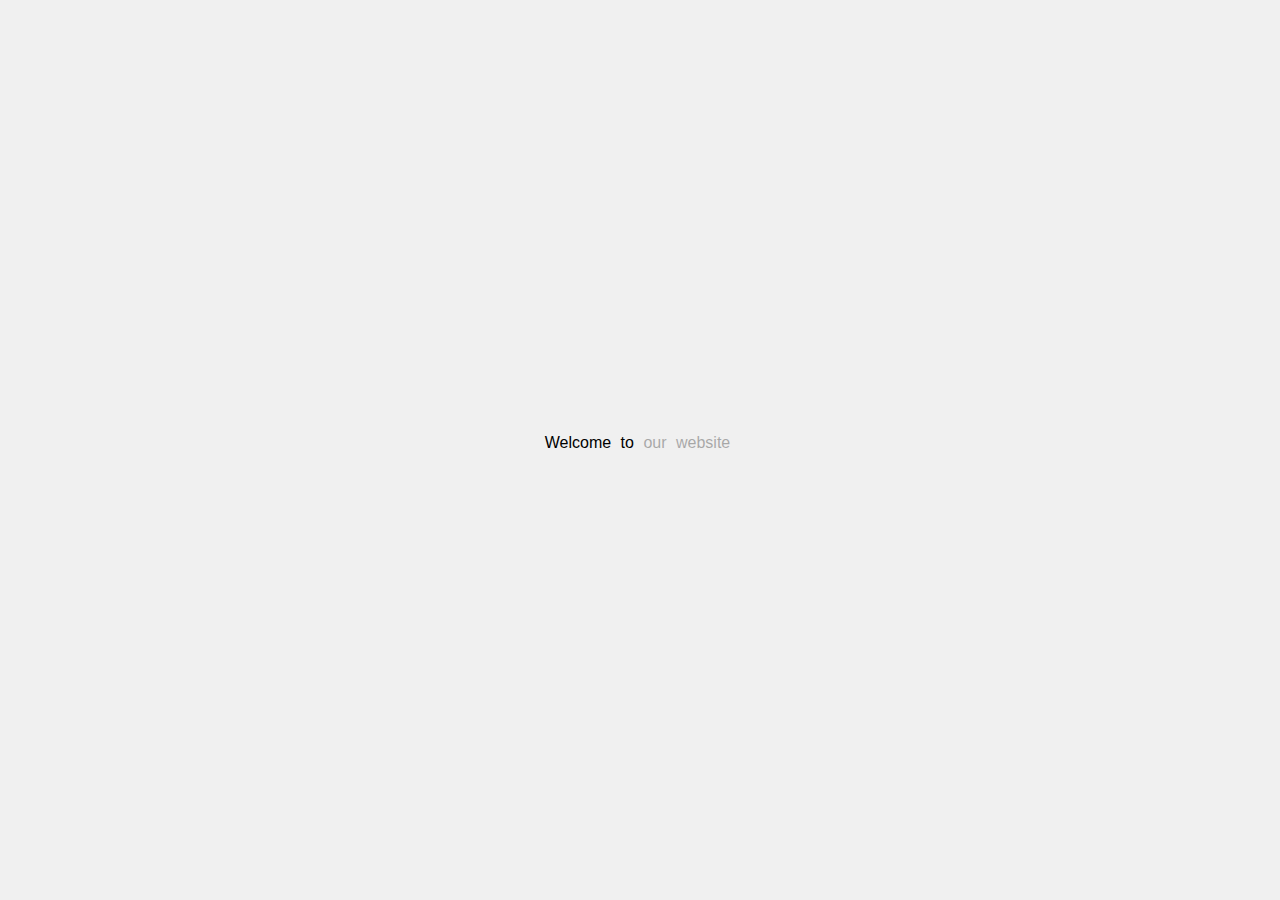
<file: slide.html>
<!DOCTYPE html>
<html lang="en">
<head>
    <meta charset="UTF-8">
    <meta name="viewport" content="width=device-width, initial-scale=1.0">
    <title>Dynamic Text Animation</title>
    <style>
        body {
            font-family: Arial, sans-serif;
            display: flex;
            justify-content: center;
            align-items: center;
            height: 100vh;
            margin: 0;
            background: #f0f0f0;
        }

        .container {
            overflow: hidden;
            position: relative;
            height: 2em; /* Adjust based on font size */
            width: 80%;
            text-align: center;
        }

        #text-container {
            transition: transform 0.5s ease-in-out;
            display: inline-block;
            white-space: nowrap;
        }

        #text-container span {
            opacity: 0.3; /* Start faint */
            margin-right: 5px;
            transition: opacity 0.5s ease;
        }
    </style>
</head>
<body>

<div class="container">
    <div id="text-container"></div>
</div>

<script>
    const lines = [
        "Welcome to our website",
        "Bringing ideas to reality",
        "Empowering innovation daily",
        "Achieve greatness with us",
        "Your journey starts here"
    ];

    let currentLineIndex = 0;

    function animateLine() {
        const container = document.getElementById('text-container');
        const words = lines[currentLineIndex].split(" "); // Split the line into words

        // Generate new spans for words
        container.innerHTML = words.map(word => `<span>${word}</span>`).join(" ");

        const wordElements = container.querySelectorAll("span");

        // Reset word opacities to faint
        wordElements.forEach(word => (word.style.opacity = 0.3));

        // Animate words to fade in sequentially
        wordElements.forEach((word, index) => {
            setTimeout(() => {
                word.style.opacity = 1;
            }, index * 500); // Adjust delay per word
        });

        // Calculate total duration for animation
        const totalDuration = words.length * 500 + 500;

        // Move the current line up after animation
        setTimeout(() => {
            container.style.transform = "translateY(-100%)";
        }, totalDuration);

        // Load next line after sliding out
        setTimeout(() => {
            // Move container below view instantly (without transition)
            container.style.transition = "none";
            container.style.transform = "translateY(100%)";

            // Move to the next line (looping back if at the last one)
            currentLineIndex = (currentLineIndex + 1) % lines.length;

            // Force a reflow before re-enabling transition
            void container.offsetWidth;

            // Restore transition and slide new text into view
            container.style.transition = "transform 0.5s ease-in-out";
            container.style.transform = "translateY(0)";

            // Animate next line
            animateLine();
        }, totalDuration + 500);
    }

    // Start animation on page load
    animateLine();
</script>

</body>
</html>
</file>
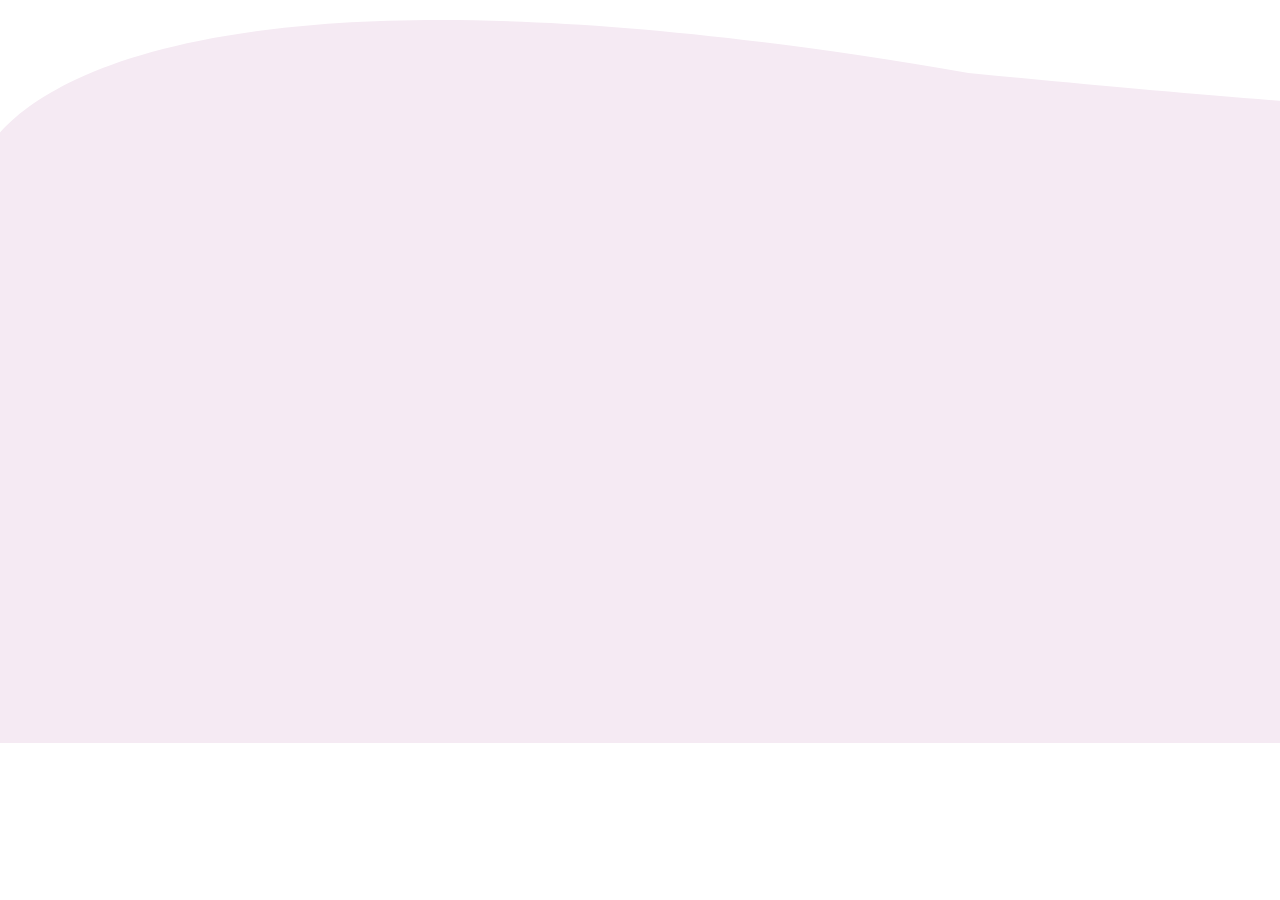
<file: old/blob.html>
<!DOCTYPE html>
<html lang="en">
<head>
  <meta charset="UTF-8">
  <meta name="viewport" content="width=device-width, initial-scale=1.0">
  <title>Blob Background with Wave Animation</title>
  <style>
    body {
      margin: 0;
      overflow: hidden;
    }
    .blob-bg {
      position: absolute;
      top: 0;
      left: 0;
      width: 100%;
      height: 100%;
      z-index: -1;
    }
    #wavePath{
    transition: d 2s ease-in-out;
    }
  </style>
</head>
<body>
  <div class="blob-bg">
    <svg id="waveSVG" width="1416" height="743" viewBox="0 0 1416 743" fill="none" xmlns="http://www.w3.org/2000/svg">
      <path id="wavePath" fill="#F5EAF3" d="M1461.31 743C1469.55 547.058 1515 136.209 1515 118.221C1515 118.221 1277.25 106.857 958.468 52.898C30.8527 -104.116 -27 138.426 -27 138.426V743H1461.31Z"></path>
    </svg>
  </div>
  <script>
    const wavePath = document.getElementById('wavePath');
    const svgNamespace = "http://www.w3.org/2000/svg";
    
    let waveArray = [
      "M1461.31 743C1469.55 547.058 1515 136.209 1515 118.221C1515 118.221 1277.25 106.857 958.468 52.898C30.8527 -104.116 -27 138.426 -27 138.426V743H1461.31Z",
      "M1461.31 743C1475.55 547.058 1535 136.209 1535 118.221C1535 118.221 1307.25 106.857 968.468 72.898C60.8527 -84.116 -17 158.426 -17 158.426V743H1461.31Z",
      "M1461.31 743C1481.55 547.058 1555 136.209 1555 118.221C1555 118.221 1337.25 106.857 978.468 82.898C70.8527 -74.116 -7 168.426 -7 168.426V743H1461.31Z",
      "M1461.31 743C1469.55 547.058 1515 136.209 1515 118.221C1515 118.221 1277.25 106.857 958.468 52.898C30.8527 -104.116 -27 138.426 -27 138.426V743H1461.31Z"
    ];

    let currentWave = 0;

    function animateWave() {
    if(currentWave != waveArray.length - 1){
      currentWave = (currentWave + 1) % waveArray.length;
      }else{
            currentWave = (currentWave - 1) % waveArray.length;
}
      wavePath.setAttribute('d', waveArray[currentWave]);
           setTimeout(animateWave, 2000);
    }

    animateWave();
     setInterval(animateWave, 15000);
  </script>
</body>
</html>
</file>
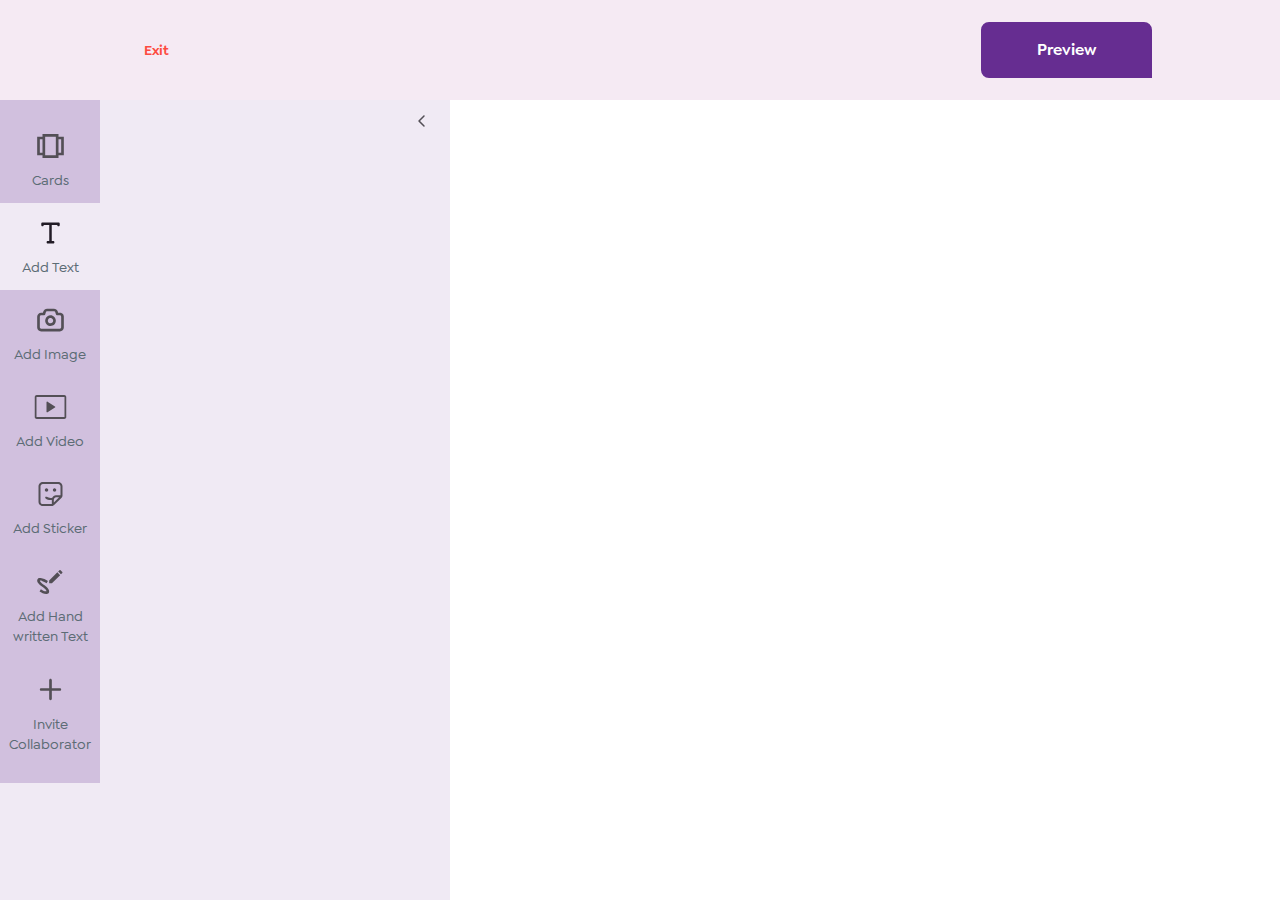
<file: old/card-editor.html>
<!DOCTYPE html>
<html lang="en">
  <head>
    <title>Boonify</title>
    <!-- Required meta tags -->
    <meta charset="utf-8" />
    <meta
      name="viewport"
      content="width=device-width, initial-scale=1, shrink-to-fit=no"
    />
    <meta name="description" content="" />

    <!-- Favicon icon-->
    <link
      rel="shortcut icon"
      type="image/png"
      href="images/logo/boonify-icon.png"
    />

    <link href="assets/libs/slick-carousel/slick/slick.css" rel="stylesheet" />
    <link
      href="assets/libs/slick-carousel/slick/slick-theme.css"
      rel="stylesheet"
    />
    <link
      href="assets/libs/tiny-slider/dist/tiny-slider.css"
      rel="stylesheet"
    />

    <!-- Libs CSS -->
    <link
      href="assets/libs/bootstrap-icons/font/bootstrap-icons.css"
      rel="stylesheet"
    />
    <link
      href="assets/libs/feather-webfont/dist/feather-icons.css"
      rel="stylesheet"
    />
    <link
      href="assets/libs/simplebar/dist/simplebar.min.css"
      rel="stylesheet"
    />

    <link rel="stylesheet" href="css/aos.css" />

    <!-- Theme CSS -->
    <link rel="stylesheet" href="assets/css/theme.min.css" />

    <!-- Custom CSS -->
    <link rel="stylesheet" href="css/card-editor.css" />
    <link rel="stylesheet" href="css/style.css" />
  </head>

  <body>
    <div id="bny-card-editor">
      <header class="bny-card-editor-header">
        <div
          class="container-fluid px-16 d-none d-lg-flex h-100 justify-content-between align-items-center"
        >
          <button class="btn text-danger border-0">Exit</button>
          <button class="btn bny-btn-primary col-2 col-xxl-1">Preview</button>
        </div>
      </header>
      <div class="bny-card-editor-wrapper">
        <aside class="bny-card-editor-sidebar">
          <ul class="bny-card-editor-tools list-unstyled">
            <li role="button" class="bny-card-editor-tool-btn">
              <svg
                width="33"
                height="32"
                class="bny-card-editor-tool-icon"
                viewBox="0 0 33 32"
                fill="none"
                xmlns="http://www.w3.org/2000/svg"
              >
                <path
                  d="M8.5013 4H24.5013V6.66667H29.8346V25.3333H24.5013V28H8.5013V25.3333H3.16797V6.66667H8.5013V4ZM8.5013 9.33333H5.83464V22.6667H8.5013V9.33333ZM11.168 25.3333H21.8346V6.66667H11.168V25.3333ZM24.5013 9.33333V22.6667H27.168V9.33333H24.5013Z"
                  fill="#534F56"
                />
              </svg>
              <p class="bny-card-editor-tool-name">Cards</p>
            </li>
            <li role="button" class="bny-card-editor-tool-btn active">
              <svg
                class="bny-card-editor-tool-icon"
                width="33"
                height="32"
                viewBox="0 0 33 32"
                fill="none"
                xmlns="http://www.w3.org/2000/svg"
              >
                <path
                  fill-rule="evenodd"
                  clip-rule="evenodd"
                  d="M7.25 6.66699C7.25 5.97664 7.80964 5.41699 8.5 5.41699H24.5C25.1904 5.41699 25.75 5.97664 25.75 6.66699V8.00033C25.75 8.69068 25.1904 9.25033 24.5 9.25033C23.8096 9.25033 23.25 8.69068 23.25 8.00033V7.91699H17.75V24.0837H19.1667C19.857 24.0837 20.4167 24.6433 20.4167 25.3337C20.4167 26.024 19.857 26.5837 19.1667 26.5837H13.8333C13.143 26.5837 12.5833 26.024 12.5833 25.3337C12.5833 24.6433 13.143 24.0837 13.8333 24.0837H15.25V7.91699H9.75V8.00033C9.75 8.69068 9.19036 9.25033 8.5 9.25033C7.80964 9.25033 7.25 8.69068 7.25 8.00033V6.66699Z"
                  fill="#221C26"
                />
              </svg>

              <p class="bny-card-editor-tool-name">Add Text</p>
            </li>
            <li role="button" class="bny-card-editor-tool-btn">
              <svg
                width="33"
                height="32"
                viewBox="0 0 33 32"
                class="bny-card-editor-tool-icon"
                fill="none"
                xmlns="http://www.w3.org/2000/svg"
              >
                <path
                  d="M25.8346 8.66702H24.128L23.7013 7.33369C23.4247 6.55133 22.9116 5.87436 22.2332 5.39657C21.5547 4.91878 20.7444 4.66382 19.9146 4.66702H13.088C12.25 4.66859 11.4337 4.93327 10.7543 5.4237C10.0749 5.91413 9.56665 6.60554 9.3013 7.40036L8.87464 8.73369H7.16797C6.1071 8.73369 5.08969 9.15512 4.33954 9.90526C3.5894 10.6554 3.16797 11.6728 3.16797 12.7337V23.4004C3.16797 24.4612 3.5894 25.4786 4.33954 26.2288C5.08969 26.9789 6.1071 27.4004 7.16797 27.4004H25.8346C26.8955 27.4004 27.9129 26.9789 28.6631 26.2288C29.4132 25.4786 29.8346 24.4612 29.8346 23.4004V12.7337C29.8435 12.2028 29.7466 11.6755 29.5495 11.1825C29.3524 10.6895 29.0592 10.2406 28.6869 9.86207C28.3146 9.48354 27.8706 9.18293 27.3809 8.97775C26.8912 8.77258 26.3656 8.66695 25.8346 8.66702ZM27.168 23.3337C27.168 23.6873 27.0275 24.0265 26.7774 24.2765C26.5274 24.5265 26.1883 24.667 25.8346 24.667H7.16797C6.81435 24.667 6.47521 24.5265 6.22516 24.2765C5.97511 24.0265 5.83464 23.6873 5.83464 23.3337V12.667C5.83464 12.3134 5.97511 11.9743 6.22516 11.7242C6.47521 11.4742 6.81435 11.3337 7.16797 11.3337H9.83464C10.1254 11.3489 10.4131 11.2685 10.6539 11.1047C10.8946 10.941 11.0752 10.703 11.168 10.427L11.888 8.24036C11.9774 7.97553 12.1478 7.74551 12.3751 7.58281C12.6024 7.42011 12.8751 7.33297 13.1546 7.33369H19.9813C20.2608 7.33297 20.5335 7.42011 20.7608 7.58281C20.9881 7.74551 21.1585 7.97553 21.248 8.24036L21.968 10.427C22.0535 10.6813 22.2138 10.9039 22.4279 11.0657C22.642 11.2275 22.8999 11.3209 23.168 11.3337H25.8346C26.1883 11.3337 26.5274 11.4742 26.7774 11.7242C27.0275 11.9743 27.168 12.3134 27.168 12.667V23.3337ZM16.5013 11.3337C15.4465 11.3337 14.4153 11.6465 13.5383 12.2325C12.6612 12.8186 11.9776 13.6515 11.5739 14.626C11.1703 15.6006 11.0647 16.6729 11.2704 17.7075C11.4762 18.7421 11.9842 19.6924 12.7301 20.4383C13.4759 21.1841 14.4263 21.6921 15.4608 21.8979C16.4954 22.1037 17.5677 21.998 18.5423 21.5944C19.5168 21.1907 20.3498 20.5071 20.9358 19.6301C21.5218 18.753 21.8346 17.7219 21.8346 16.667C21.8346 15.2525 21.2727 13.896 20.2725 12.8958C19.2723 11.8956 17.9158 11.3337 16.5013 11.3337ZM16.5013 19.3337C15.9739 19.3337 15.4583 19.1773 15.0198 18.8843C14.5813 18.5913 14.2395 18.1748 14.0376 17.6875C13.8358 17.2002 13.783 16.6641 13.8859 16.1468C13.9888 15.6295 14.2427 15.1543 14.6157 14.7814C14.9886 14.4085 15.4638 14.1545 15.9811 14.0516C16.4983 13.9487 17.0345 14.0015 17.5218 14.2033C18.0091 14.4052 18.4255 14.747 18.7186 15.1855C19.0116 15.624 19.168 16.1396 19.168 16.667C19.168 17.3743 18.887 18.0525 18.3869 18.5526C17.8868 19.0527 17.2085 19.3337 16.5013 19.3337Z"
                  fill="#534F56"
                />
              </svg>
              <p class="bny-card-editor-tool-name">Add Image</p>
            </li>
            <li role="button" class="bny-card-editor-tool-btn">
              <svg
                width="33"
                height="32"
                viewBox="0 0 33 32"
                class="bny-card-editor-tool-icon"
                fill="none"
                xmlns="http://www.w3.org/2000/svg"
              >
                <g clip-path="url(#clip0_5734_7576)">
                  <path
                    d="M0.5 6.33333C0.5 5.04533 1.54533 4 2.83333 4H30.1667C31.4547 4 32.5 5.04533 32.5 6.33333V25.6667C32.5 26.2855 32.2542 26.879 31.8166 27.3166C31.379 27.7542 30.7855 28 30.1667 28H2.83333C2.21449 28 1.621 27.7542 1.18342 27.3166C0.745833 26.879 0.5 26.2855 0.5 25.6667L0.5 6.33333ZM2.83333 6C2.74493 6 2.66014 6.03512 2.59763 6.09763C2.53512 6.16014 2.5 6.24493 2.5 6.33333V25.6667C2.5 25.8507 2.64933 26 2.83333 26H30.1667C30.2551 26 30.3399 25.9649 30.4024 25.9024C30.4649 25.8399 30.5 25.7551 30.5 25.6667V6.33333C30.5 6.24493 30.4649 6.16014 30.4024 6.09763C30.3399 6.03512 30.2551 6 30.1667 6H2.83333Z"
                    fill="#534F56"
                  />
                  <path
                    d="M12.5 20.7786V11.2212C12.5002 11.1016 12.5326 10.9843 12.5937 10.8815C12.6548 10.7788 12.7425 10.6943 12.8474 10.6371C12.9524 10.5798 13.0709 10.5518 13.1904 10.5561C13.3099 10.5603 13.426 10.5966 13.5267 10.6612L20.9613 15.4386C21.0555 15.4989 21.1329 15.5819 21.1866 15.68C21.2402 15.7781 21.2683 15.8881 21.2683 15.9999C21.2683 16.1117 21.2402 16.2217 21.1866 16.3198C21.1329 16.4179 21.0555 16.5009 20.9613 16.5612L13.5267 21.3399C13.426 21.4045 13.3099 21.4408 13.1904 21.445C13.0709 21.4493 12.9524 21.4213 12.8474 21.364C12.7425 21.3068 12.6548 21.2223 12.5937 21.1196C12.5326 21.0168 12.5002 20.8995 12.5 20.7799V20.7786Z"
                    fill="#534F56"
                  />
                </g>
                <defs>
                  <clipPath id="clip0_5734_7576">
                    <rect
                      width="32"
                      height="32"
                      fill="white"
                      transform="translate(0.5)"
                    />
                  </clipPath>
                </defs>
              </svg>
              <p class="bny-card-editor-tool-name">Add Video</p>
            </li>
            <li role="button" class="bny-card-editor-tool-btn">
              <svg
                width="33"
                height="32"
                class="bny-card-editor-tool-icon"
                viewBox="0 0 33 32"
                fill="none"
                xmlns="http://www.w3.org/2000/svg"
              >
                <path
                  d="M24.1667 4C25.3159 4 26.4181 4.45655 27.2308 5.2692C28.0435 6.08186 28.5 7.18406 28.5 8.33333V17.5053C28.4997 18.3005 28.1836 19.063 27.6213 19.6253L20.1267 27.1213C19.8481 27.3999 19.5174 27.6209 19.1534 27.7716C18.7894 27.9224 18.3993 28 18.0053 28H8.83333C7.68406 28 6.58186 27.5435 5.7692 26.7308C4.95655 25.9181 4.5 24.8159 4.5 23.6667V8.33333C4.5 7.18406 4.95655 6.08186 5.7692 5.2692C6.58186 4.45655 7.68406 4 8.83333 4H24.1667ZM24.1667 6H8.83333C8.21449 6 7.621 6.24583 7.18342 6.68342C6.74583 7.121 6.5 7.71449 6.5 8.33333V23.6667C6.5 24.9547 7.54533 26 8.83333 26H17.8333V21.9147C17.5359 21.9592 17.2364 21.9886 16.936 22.0027L16.5 22.0133C14.7472 22.0279 13.0333 21.4966 11.596 20.4933C11.3778 20.3423 11.2285 20.1109 11.181 19.8498C11.1575 19.7205 11.1597 19.5879 11.1874 19.4595C11.2151 19.3311 11.2679 19.2094 11.3427 19.1013C11.4174 18.9933 11.5127 18.901 11.6232 18.8299C11.7336 18.7587 11.8569 18.7099 11.9862 18.6864C12.2473 18.6389 12.5165 18.697 12.7347 18.848C13.86 19.6267 15.108 20.0133 16.5 20.0133C17.116 20.0133 17.704 19.9373 18.2653 19.7853C18.5979 19.0943 19.1081 18.504 19.7436 18.0748C20.3792 17.6456 21.1174 17.3929 21.8827 17.3427L22.1667 17.3333H26.5V8.33333C26.5 7.71449 26.2542 7.121 25.8166 6.68342C25.379 6.24583 24.7855 6 24.1667 6ZM25.0853 19.3333H22.168C21.5822 19.3334 21.0179 19.5538 20.5871 19.9507C20.1563 20.3477 19.8905 20.8922 19.8427 21.476L19.8347 21.6667L19.8333 24.5853L25.0853 19.3333ZM12.5 10.3347C12.7227 10.3284 12.9445 10.3668 13.1521 10.4477C13.3598 10.5286 13.5491 10.6503 13.7089 10.8056C13.8686 10.9609 13.9957 11.1467 14.0824 11.352C14.1691 11.5573 14.2138 11.7778 14.2138 12.0007C14.2138 12.2235 14.1691 12.4441 14.0824 12.6493C13.9957 12.8546 13.8686 13.0404 13.7089 13.1957C13.5491 13.3511 13.3598 13.4728 13.1521 13.5536C12.9445 13.6345 12.7227 13.673 12.5 13.6667C12.058 13.6667 11.634 13.4911 11.3215 13.1785C11.0089 12.866 10.8333 12.442 10.8333 12C10.8333 11.558 11.0089 11.134 11.3215 10.8215C11.634 10.5089 12.058 10.3347 12.5 10.3347ZM20.5 10.3347C20.7227 10.3284 20.9445 10.3668 21.1521 10.4477C21.3598 10.5286 21.5491 10.6503 21.7089 10.8056C21.8686 10.9609 21.9957 11.1467 22.0824 11.352C22.1691 11.5573 22.2138 11.7778 22.2138 12.0007C22.2138 12.2235 22.1691 12.4441 22.0824 12.6493C21.9957 12.8546 21.8686 13.0404 21.7089 13.1957C21.5491 13.3511 21.3598 13.4728 21.1521 13.5536C20.9445 13.6345 20.7227 13.673 20.5 13.6667C20.0663 13.6544 19.6545 13.4735 19.3521 13.1624C19.0497 12.8513 18.8805 12.4345 18.8805 12.0007C18.8805 11.5668 19.0497 11.15 19.3521 10.8389C19.6545 10.5278 20.0663 10.3469 20.5 10.3347Z"
                  fill="#534F56"
                />
              </svg>
              <p class="bny-card-editor-tool-name">Add Sticker</p>
            </li>
            <li role="button" class="bny-card-editor-tool-btn">
              <svg
                width="33"
                height="32"
                class="bny-card-editor-tool-icon"
                viewBox="0 0 33 32"
                fill="none"
                xmlns="http://www.w3.org/2000/svg"
              >
                <path
                  d="M13.4998 27.8004C15.8731 26.867 15.3531 24.2937 14.1531 22.667C12.9664 21.0004 11.3264 19.8537 9.67311 18.747C8.49345 18.0035 7.44017 17.0763 6.55311 16.0004C6.17978 15.5604 5.41978 14.747 6.19311 14.587C6.97978 14.427 8.33978 15.2004 9.03311 15.4937C10.2464 16.0004 11.4464 16.587 12.5664 17.2804L13.9131 15.0137C11.8331 13.6404 9.16644 12.427 6.68644 12.067C5.27311 11.8537 3.77978 12.147 3.29978 13.6804C2.87311 15.0004 3.55311 16.3337 4.32644 17.3737C6.15311 19.8137 8.99311 20.987 11.1131 23.0937C11.5664 23.5337 12.1131 24.0537 12.3798 24.667C12.6598 25.2537 12.5931 25.2937 11.9664 25.2937C10.3131 25.2937 8.24645 24.0004 6.89978 23.147L5.55311 25.4137C7.59311 26.667 11.0064 28.627 13.4998 27.8004ZM28.2864 7.00037C28.5798 6.70704 28.5798 6.22704 28.2864 5.94704L26.5531 4.2137C26.4135 4.07911 26.2271 4.00391 26.0331 4.00391C25.8392 4.00391 25.6528 4.07911 25.5131 4.2137L24.1531 5.5737L26.9264 8.34704M15.1664 14.5604V17.3337H17.9398L26.1398 9.1337L23.3664 6.36037L15.1664 14.5604Z"
                  fill="#534F56"
                />
              </svg>
              <p class="bny-card-editor-tool-name">Add Hand written Text</p>
            </li>
            <li role="button" class="bny-card-editor-tool-btn">
              <svg
                width="33"
                height="33"
                class="bny-card-editor-tool-icon"
                viewBox="0 0 33 33"
                fill="none"
                xmlns="http://www.w3.org/2000/svg"
              >
                <path
                  d="M25.832 15.1663H17.832V7.16634C17.832 6.81272 17.6916 6.47358 17.4415 6.22353C17.1915 5.97348 16.8523 5.83301 16.4987 5.83301C16.1451 5.83301 15.8059 5.97348 15.5559 6.22353C15.3058 6.47358 15.1654 6.81272 15.1654 7.16634V15.1663H7.16536C6.81174 15.1663 6.4726 15.3068 6.22256 15.5569C5.97251 15.8069 5.83203 16.1461 5.83203 16.4997C5.83203 16.8533 5.97251 17.1924 6.22256 17.4425C6.4726 17.6925 6.81174 17.833 7.16536 17.833H15.1654V25.833C15.1654 26.1866 15.3058 26.5258 15.5559 26.7758C15.8059 27.0259 16.1451 27.1663 16.4987 27.1663C16.8523 27.1663 17.1915 27.0259 17.4415 26.7758C17.6916 26.5258 17.832 26.1866 17.832 25.833V17.833H25.832C26.1857 17.833 26.5248 17.6925 26.7748 17.4425C27.0249 17.1924 27.1654 16.8533 27.1654 16.4997C27.1654 16.1461 27.0249 15.8069 26.7748 15.5569C26.5248 15.3068 26.1857 15.1663 25.832 15.1663Z"
                  fill="#534F56"
                />
              </svg>
              <p class="bny-card-editor-tool-name">Invite Collaborator</p>
            </li>
          </ul>
          <div class="bny-card-editor-tool-options">
            <div class="bny-card-editor-tool-options-header">
              <button class="float-end btn border-0">
                <svg
                  width="24"
                  height="24"
                  viewBox="0 0 24 24"
                  fill="none"
                  xmlns="http://www.w3.org/2000/svg"
                >
                  <path
                    fill-rule="evenodd"
                    clip-rule="evenodd"
                    d="M8.46967 12.5303C8.17678 12.2374 8.17678 11.7626 8.46967 11.4697L13.4697 6.46967C13.7626 6.17678 14.2374 6.17678 14.5303 6.46967C14.8232 6.76256 14.8232 7.23744 14.5303 7.53033L10.0607 12L14.5303 16.4697C14.8232 16.7626 14.8232 17.2374 14.5303 17.5303C14.2374 17.8232 13.7626 17.8232 13.4697 17.5303L8.46967 12.5303Z"
                    fill="#534F56"
                  />
                </svg>
              </button>
            </div>
            <div class="bny-card-editor-tool-options-body"></div>
          </div>
        </aside>
        <main class="bny-card-editor-body">
          <div class="bny-card-editor-canvas"></div>
          <div class="bny-card-preview-thumbs"></div>
        </main>
      </div>
    </div>

    <!-- Libs JS -->
    <script src="assets/libs/jquery/dist/jquery.min.js"></script>
    <script src="assets/libs/bootstrap/dist/js/bootstrap.bundle.min.js"></script>
    <script src="assets/libs/simplebar/dist/simplebar.min.js"></script>

    <script src="js/aos.js"></script>

    <!-- Theme JS -->
    <script src="assets/js/theme.min.js"></script>
    <script src="assets/libs/jquery-countdown/dist/jquery.countdown.min.js"></script>
    <script src="assets/js/vendors/countdown.js"></script>
    <script src="assets/libs/slick-carousel/slick/slick.min.js"></script>
    <script src="assets/js/vendors/slick-slider.js"></script>
    <script src="js/script.js"></script>
    <script src="assets/libs/tiny-slider/dist/min/tiny-slider.js"></script>
    <script src="assets/js/vendors/tns-slider.js"></script>
    <script src="assets/js/vendors/zoom.js"></script>
    <script src="assets/js/vendors/increment-value.js"></script>
  </body>
</html>
</file>
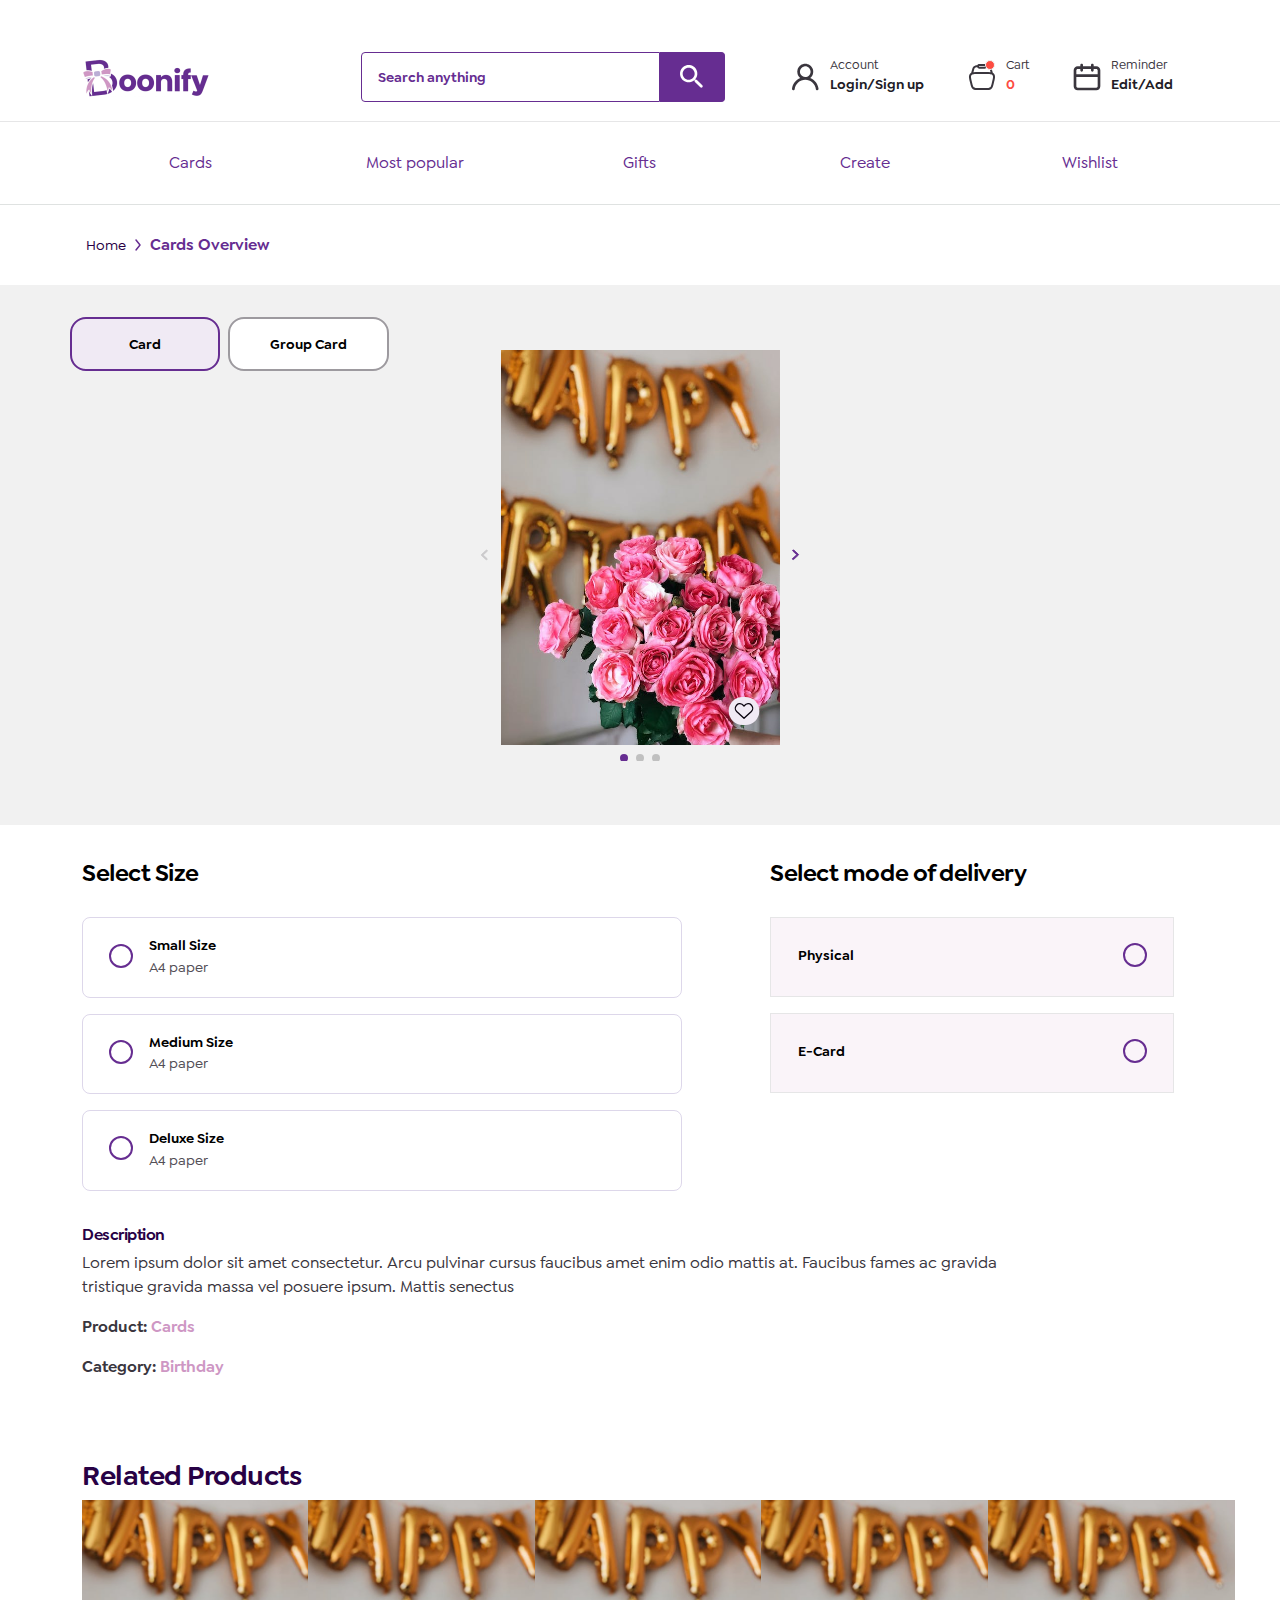
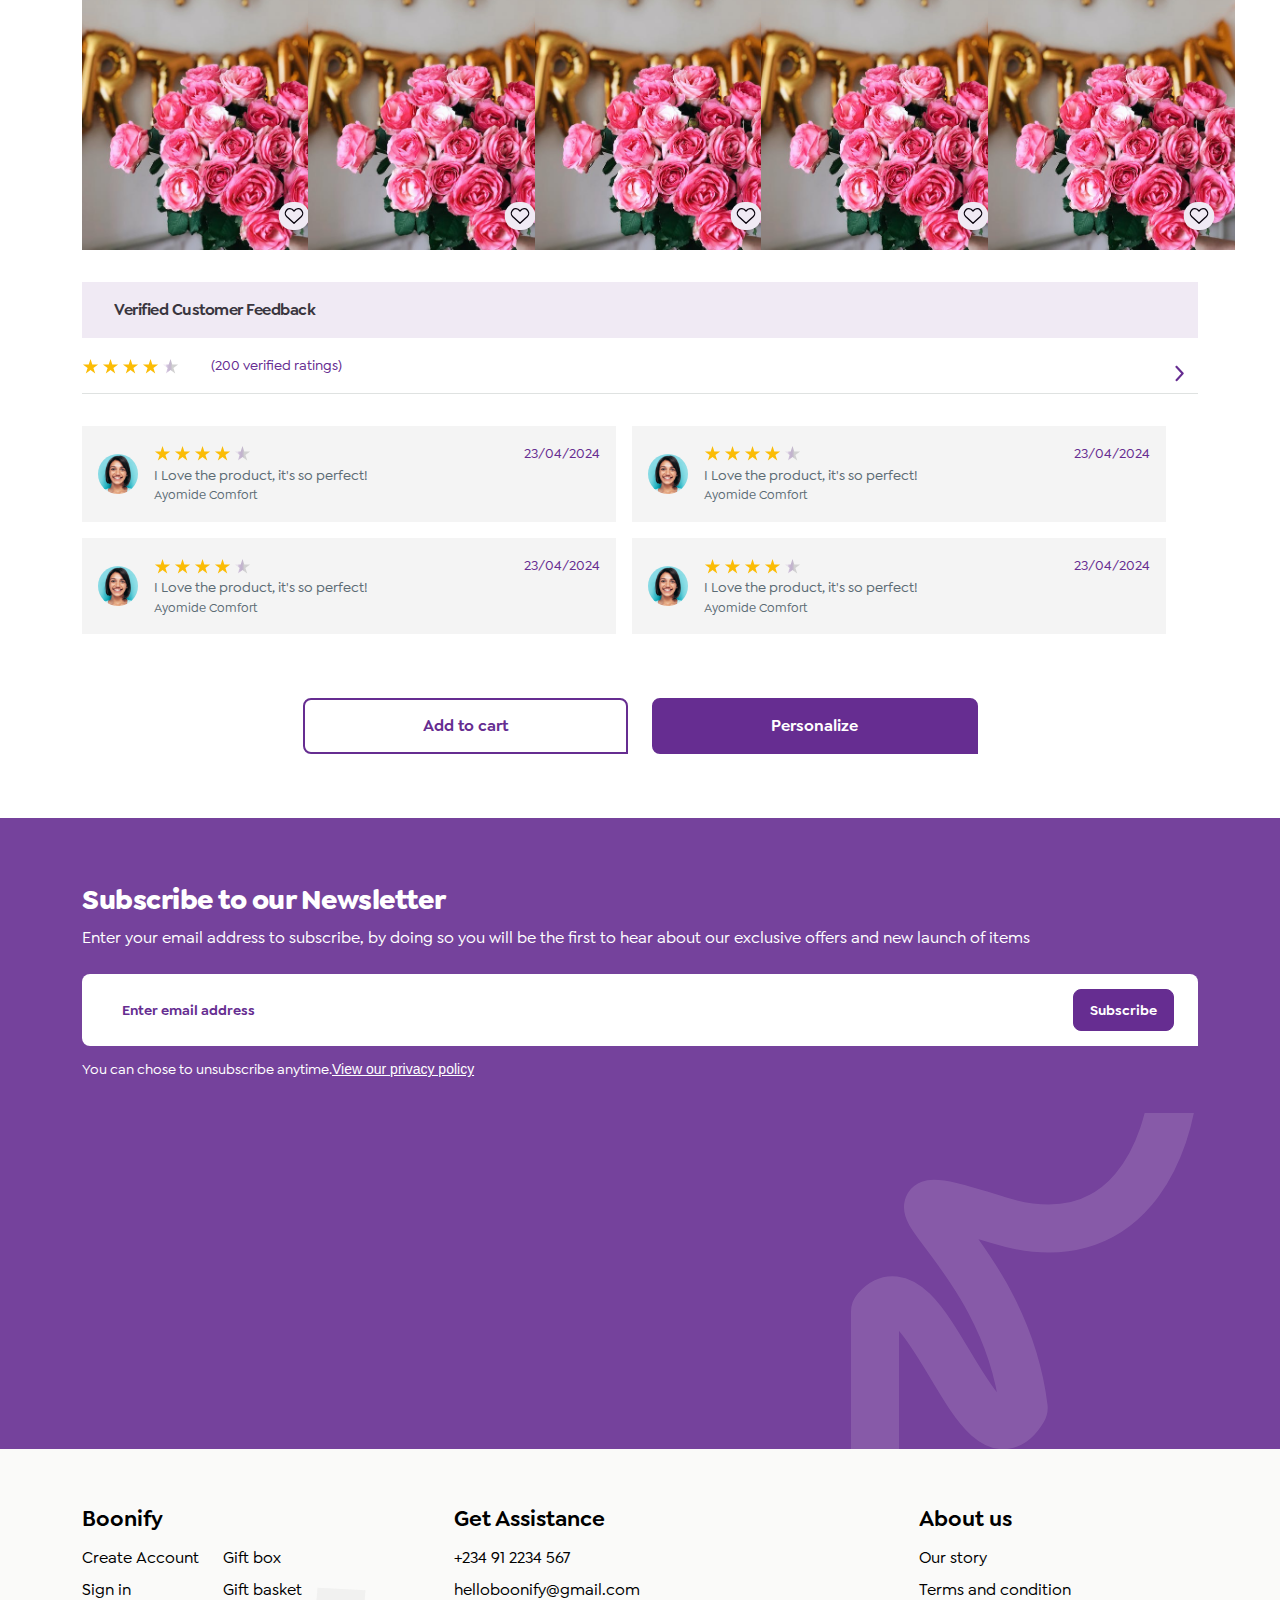
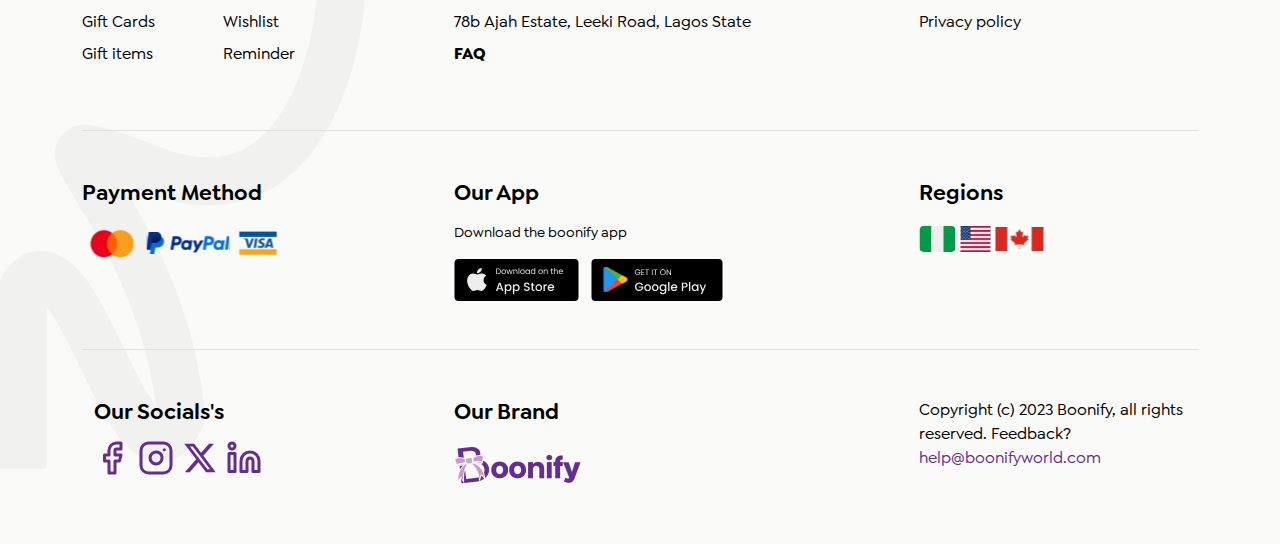
<file: old/card-selection.html>
<!DOCTYPE html>
<html lang="en">
  <head>
    <title>Boonify</title>
    <!-- Required meta tags -->
    <meta charset="utf-8" />
    <meta
      name="viewport"
      content="width=device-width, initial-scale=1, shrink-to-fit=no"
    />
    <meta name="description" content="" />

    <!-- Favicon icon-->
    <link rel="shortcut icon" type="image/png"
    href=images/logo/boonify-icon.png" />

    <link href="assets/libs/slick-carousel/slick/slick.css" rel="stylesheet" />
    <link
      href="assets/libs/slick-carousel/slick/slick-theme.css"
      rel="stylesheet"
    />
    <link
      href="assets/libs/tiny-slider/dist/tiny-slider.css"
      rel="stylesheet"
    />

    <!-- Libs CSS -->
    <link
      href="assets/libs/bootstrap-icons/font/bootstrap-icons.css"
      rel="stylesheet"
    />
    <link
      href="assets/libs/feather-webfont/dist/feather-icons.css"
      rel="stylesheet"
    />
    <link
      href="assets/libs/simplebar/dist/simplebar.min.css"
      rel="stylesheet"
    />

    <link rel="stylesheet" href="css/aos.css" />

    <!-- Theme CSS -->
    <link rel="stylesheet" href="assets/css/theme.min.css" />

    <!-- Swiper CSS -->
    <link rel="stylesheet" href="css/swiper-bundle.min.css" />
    <link rel="stylesheet" href="css/swiper-overides.css" />

    <!-- Custom CSS -->
    <link rel="stylesheet" href="css/style.css" />
  </head>

  <body>
    <header class="" id="bny-header">
      <div
        class="py-4 pt-lg-10 pb-lg-4 border-bottom border-grey-100 mx-4 mx-lg-0"
      >
        <div class="container">
          <div class="row w-100 align-items-center gx-lg-2 gx-0">
            <div class="col-xxl-2 col-lg-3">
              <a class="navbar-brand d-none d-lg-block" href="/">
                <img
                  src="images/logo/boonify-logo.png"
                  class="bny-logo"
                  alt="Boonify Logo"
                />
              </a>
              <div
                class="d-flex justify-content-between w-100 d-lg-none pt-3 pt-lg-0"
              >
                <div class="hstack align-items-center gap-3">
                  <!-- Button -->
                  <button
                    class="navbar-toggler collapsed"
                    data-bs-toggle="offcanvas"
                    data-bs-target="#navbar-default"
                    aria-controls="navbar-default"
                    aria-expanded="false"
                    aria-label="Toggle navigation"
                  >
                    <svg
                      width="24"
                      height="24"
                      viewBox="0 0 24 24"
                      fill="none"
                      xmlns="http://www.w3.org/2000/svg"
                    >
                      <path
                        d="M3 8V7H20V8H3ZM20 12V13H3V12H20ZM3 17H20V18H3V17Z"
                        fill="black"
                      />
                    </svg>
                  </button>

                  <a class="navbar-brand" href="/">
                    <img
                      src="images/logo/boonify-logo.png"
                      class="bny-logo"
                      alt="Boonify Logo"
                    />
                  </a>
                </div>

                <div class="d-flex align-items-center lh-1">
                  <div class="list-inline me-4 d-flex gap-4">
                    <div class="list-inline-item">
                      <a href="#">
                        <svg
                          width="24"
                          height="24"
                          viewBox="0 0 24 24"
                          fill="none"
                          xmlns="http://www.w3.org/2000/svg"
                        >
                          <path
                            d="M15.7134 13.3683C16.6986 12.5974 17.4178 11.5402 17.7708 10.3439C18.1237 9.14765 18.093 7.87169 17.6829 6.69357C17.2727 5.51545 16.5036 4.49377 15.4823 3.77065C14.4611 3.04753 13.2387 2.65894 11.9851 2.65894C10.7315 2.65894 9.50904 3.04753 8.48784 3.77065C7.46664 4.49377 6.69746 5.51545 6.28731 6.69357C5.87716 7.87169 5.84644 9.14765 6.19943 10.3439C6.55241 11.5402 7.27154 12.5974 8.25678 13.3683C6.56856 14.0409 5.09553 15.1566 3.99473 16.5963C2.89392 18.036 2.20661 19.7459 2.00606 21.5435C1.99154 21.6748 2.00316 21.8076 2.04026 21.9344C2.07735 22.0612 2.13918 22.1794 2.22224 22.2824C2.38997 22.4905 2.63393 22.6237 2.90046 22.6529C3.16698 22.6821 3.43424 22.6047 3.64343 22.4379C3.85263 22.2711 3.98662 22.0285 4.01594 21.7634C4.23661 19.8097 5.17331 18.0054 6.64708 16.6951C8.12086 15.3849 10.0284 14.6605 12.0052 14.6605C13.982 14.6605 15.8895 15.3849 17.3633 16.6951C18.8371 18.0054 19.7738 19.8097 19.9944 21.7634C20.0218 22.009 20.1396 22.2358 20.3252 22.4001C20.5108 22.5643 20.751 22.6544 20.9994 22.6529H21.1099C21.3734 22.6228 21.6141 22.4903 21.7798 22.2844C21.9454 22.0784 22.0225 21.8157 21.9943 21.5535C21.7928 19.7508 21.1018 18.0366 19.9953 16.5946C18.8888 15.1526 17.4087 14.0373 15.7134 13.3683ZM11.9851 12.6587C11.1901 12.6587 10.4129 12.4242 9.75184 11.9849C9.0908 11.5457 8.57557 10.9213 8.27133 10.1908C7.96708 9.46034 7.88748 8.65654 8.04258 7.88106C8.19768 7.10558 8.58053 6.39326 9.1427 5.83417C9.70487 5.27509 10.4211 4.89434 11.2009 4.74009C11.9806 4.58584 12.7889 4.66501 13.5234 4.96758C14.2579 5.27016 14.8857 5.78255 15.3274 6.43997C15.7691 7.09739 16.0048 7.8703 16.0048 8.66097C16.0048 9.72123 15.5813 10.7381 14.8275 11.4878C14.0736 12.2375 13.0512 12.6587 11.9851 12.6587Z"
                            fill="#3A363E"
                          />
                        </svg>
                      </a>
                    </div>
                    <div class="list-inline-item">
                      <a href="#">
                        <svg
                          width="24"
                          height="24"
                          viewBox="0 0 24 24"
                          fill="none"
                          xmlns="http://www.w3.org/2000/svg"
                        >
                          <path
                            fill-rule="evenodd"
                            clip-rule="evenodd"
                            d="M8.41712 3.25C8.69712 2.66 9.30012 2.25 9.99912 2.25H13.9991C14.6971 2.25 15.3001 2.66 15.5811 3.25C16.2641 3.256 16.7971 3.287 17.2731 3.473C17.8413 3.69527 18.3355 4.07301 18.6991 4.563C19.0661 5.056 19.2381 5.69 19.4751 6.561L19.5121 6.697L20.1021 8.864C20.4959 9.06192 20.8408 9.34471 21.1121 9.692C21.7341 10.489 21.8441 11.438 21.7341 12.526C21.6261 13.582 21.2941 14.912 20.8781 16.577L20.8511 16.682C20.5881 17.735 20.3741 18.59 20.1211 19.257C19.8551 19.953 19.5191 20.523 18.9641 20.956C18.4101 21.389 17.7751 21.576 17.0361 21.666C16.3271 21.75 15.4461 21.75 14.3611 21.75H9.63712C8.55212 21.75 7.67012 21.75 6.96212 21.665C6.22212 21.577 5.58812 21.389 5.03312 20.955C4.47912 20.523 4.14312 19.953 3.87712 19.257C3.62312 18.59 3.41012 17.735 3.14712 16.682L3.12012 16.577C2.70412 14.912 2.37112 13.582 2.26412 12.527C2.15412 11.437 2.26412 10.489 2.88512 9.692C3.16812 9.33 3.50712 9.062 3.89512 8.864L4.48512 6.697L4.52312 6.561C4.76012 5.69 4.93212 5.056 5.29912 4.562C5.66285 4.07238 6.15702 3.695 6.72512 3.473C7.20112 3.287 7.73312 3.255 8.41712 3.25ZM8.41812 4.753C7.75612 4.76 7.49112 4.785 7.27112 4.871C6.96509 4.99068 6.69893 5.19411 6.50312 5.458C6.32712 5.695 6.22312 6.026 5.93312 7.093L5.57912 8.389C6.61712 8.25 7.95712 8.25 9.62112 8.25H14.3761C16.0411 8.25 17.3811 8.25 18.4181 8.389L18.0651 7.092C17.7741 6.025 17.6711 5.694 17.4951 5.457C17.2993 5.19311 17.0332 4.98968 16.7271 4.87C16.5071 4.784 16.2411 4.759 15.5791 4.752C15.437 5.05066 15.2131 5.30293 14.9335 5.47956C14.6539 5.6562 14.3299 5.74996 13.9991 5.75H9.99912C9.66837 5.74996 9.34439 5.6562 9.06475 5.47956C8.78511 5.30293 8.56125 5.05066 8.41912 4.752M9.99912 3.75C9.93282 3.75 9.86923 3.77634 9.82235 3.82322C9.77546 3.87011 9.74912 3.9337 9.74912 4C9.74912 4.0663 9.77546 4.12989 9.82235 4.17678C9.86923 4.22366 9.93282 4.25 9.99912 4.25H13.9991C14.0654 4.25 14.129 4.22366 14.1759 4.17678C14.2228 4.12989 14.2491 4.0663 14.2491 4C14.2491 3.9337 14.2228 3.87011 14.1759 3.82322C14.129 3.77634 14.0654 3.75 13.9991 3.75H9.99912ZM5.69912 9.886C4.78912 10.018 4.34812 10.258 4.06912 10.616C3.78912 10.973 3.66412 11.458 3.75712 12.374C3.85212 13.31 4.15712 14.534 4.59112 16.274C4.86912 17.382 5.06112 18.15 5.28112 18.724C5.49112 19.278 5.69812 19.571 5.95812 19.774C6.21712 19.976 6.55112 20.105 7.14112 20.176C7.75112 20.249 8.54112 20.25 9.68512 20.25H14.3151C15.4581 20.25 16.2501 20.249 16.8591 20.176C17.4491 20.106 17.7831 19.976 18.0421 19.774C18.3021 19.571 18.5081 19.278 18.7201 18.724C18.9381 18.15 19.1311 17.382 19.4081 16.274C19.8431 14.534 20.1481 13.31 20.2421 12.374C20.3361 11.458 20.2101 10.972 19.9311 10.615C19.6521 10.258 19.2111 10.018 18.3001 9.886C17.3701 9.752 16.1081 9.75 14.3151 9.75H9.68512C7.89212 9.75 6.63012 9.752 5.70012 9.886"
                            fill="#221C26"
                          />
                        </svg>
                      </a>
                    </div>
                    <div class="list-inline-item">
                      <a href="#">
                        <svg
                          width="24"
                          height="24"
                          viewBox="0 0 24 24"
                          fill="none"
                          xmlns="http://www.w3.org/2000/svg"
                        >
                          <path
                            d="M19 4H17V3C17 2.73478 16.8946 2.48043 16.7071 2.29289C16.5196 2.10536 16.2652 2 16 2C15.7348 2 15.4804 2.10536 15.2929 2.29289C15.1054 2.48043 15 2.73478 15 3V4H9V3C9 2.73478 8.89464 2.48043 8.70711 2.29289C8.51957 2.10536 8.26522 2 8 2C7.73478 2 7.48043 2.10536 7.29289 2.29289C7.10536 2.48043 7 2.73478 7 3V4H5C4.20435 4 3.44129 4.31607 2.87868 4.87868C2.31607 5.44129 2 6.20435 2 7V19C2 19.7956 2.31607 20.5587 2.87868 21.1213C3.44129 21.6839 4.20435 22 5 22H19C19.7956 22 20.5587 21.6839 21.1213 21.1213C21.6839 20.5587 22 19.7956 22 19V7C22 6.20435 21.6839 5.44129 21.1213 4.87868C20.5587 4.31607 19.7956 4 19 4ZM20 19C20 19.2652 19.8946 19.5196 19.7071 19.7071C19.5196 19.8946 19.2652 20 19 20H5C4.73478 20 4.48043 19.8946 4.29289 19.7071C4.10536 19.5196 4 19.2652 4 19V12H20V19ZM20 10H4V7C4 6.73478 4.10536 6.48043 4.29289 6.29289C4.48043 6.10536 4.73478 6 5 6H7V7C7 7.26522 7.10536 7.51957 7.29289 7.70711C7.48043 7.89464 7.73478 8 8 8C8.26522 8 8.51957 7.89464 8.70711 7.70711C8.89464 7.51957 9 7.26522 9 7V6H15V7C15 7.26522 15.1054 7.51957 15.2929 7.70711C15.4804 7.89464 15.7348 8 16 8C16.2652 8 16.5196 7.89464 16.7071 7.70711C16.8946 7.51957 17 7.26522 17 7V6H19C19.2652 6 19.5196 6.10536 19.7071 6.29289C19.8946 6.48043 20 6.73478 20 7V10Z"
                            fill="#3A363E"
                          />
                        </svg>
                      </a>
                    </div>
                  </div>
                </div>
              </div>
            </div>
            <div class="col-xxl-5 col-lg-4 d mt-4 mt-lg-0 d-lg-block">
              <form action="#">
                <div class="bny-header-search-input">
                  <input
                    class="form-control border-primary rounded-sm-1 fs-6"
                    type="search"
                    placeholder="Search anything"
                  />
                  <button
                    class="btn bg-primary text-white border border-primary border-start-0 rounded-0 rounded-end-sm-1"
                  >
                    <svg
                      width="32"
                      height="32"
                      viewBox="0 0 32 32"
                      fill="none"
                      xmlns="http://www.w3.org/2000/svg"
                    >
                      <path
                        d="M20.6686 18.6666H19.6153L19.2419 18.3066C20.0752 17.3386 20.6842 16.1983 21.0253 14.9675C21.3665 13.7366 21.4313 12.4455 21.2153 11.1866C20.5886 7.47997 17.4953 4.51997 13.7619 4.06663C12.4494 3.90059 11.1163 4.037 9.86462 4.46542C8.61294 4.89384 7.47584 5.60292 6.54036 6.53841C5.60488 7.47389 4.89579 8.61098 4.46737 9.86267C4.03895 11.1143 3.90254 12.4475 4.06859 13.76C4.52192 17.4933 7.48192 20.5866 11.1886 21.2133C12.4475 21.4294 13.7385 21.3645 14.9694 21.0234C16.2003 20.6822 17.3405 20.0732 18.3086 19.24L18.6686 19.6133V20.6666L24.3353 26.3333C24.8819 26.88 25.7753 26.88 26.3219 26.3333C26.8686 25.7866 26.8686 24.8933 26.3219 24.3466L20.6686 18.6666ZM12.6686 18.6666C9.34859 18.6666 6.66859 15.9866 6.66859 12.6666C6.66859 9.34663 9.34859 6.66663 12.6686 6.66663C15.9886 6.66663 18.6686 9.34663 18.6686 12.6666C18.6686 15.9866 15.9886 18.6666 12.6686 18.6666Z"
                        fill="currentColor"
                      />
                    </svg>
                  </button>
                </div>
              </form>
            </div>
            <div class="col-md-5 col-xxl-5 text-end d-none d-lg-block">
              <div
                class="list-inline align-items-center d-flex justify-content-end"
              >
                <div class="list-inline-item">
                  <button class="d-flex btn align-items-center gap-2">
                    <svg
                      width="32"
                      height="32"
                      viewBox="0 0 32 32"
                      fill="none"
                      xmlns="http://www.w3.org/2000/svg"
                    >
                      <path
                        d="M20.1947 16.9463C21.5019 15.9178 22.456 14.5075 22.9244 12.9115C23.3927 11.3155 23.3519 9.61328 22.8078 8.04155C22.2636 6.46982 21.243 5.10679 19.8881 4.14207C18.5332 3.17736 16.9113 2.65894 15.248 2.65894C13.5848 2.65894 11.9629 3.17736 10.6079 4.14207C9.25304 5.10679 8.2325 6.46982 7.68833 8.04155C7.14415 9.61328 7.10339 11.3155 7.57172 12.9115C8.04006 14.5075 8.99419 15.9178 10.3014 16.9463C8.06148 17.8437 6.10709 19.3321 4.64657 21.2528C3.18604 23.1736 2.27413 25.4547 2.00804 27.8529C1.98878 28.028 2.0042 28.2052 2.05341 28.3743C2.10262 28.5435 2.18467 28.7013 2.29486 28.8387C2.5174 29.1163 2.84109 29.294 3.19471 29.3329C3.54833 29.3718 3.90292 29.2687 4.18048 29.0461C4.45803 28.8236 4.63581 28.4999 4.67471 28.1463C4.96749 25.5399 6.21029 23.1327 8.16567 21.3847C10.121 19.6366 12.6519 18.6703 15.2747 18.6703C17.8975 18.6703 20.4284 19.6366 22.3838 21.3847C24.3391 23.1327 25.5819 25.5399 25.8747 28.1463C25.911 28.4739 26.0673 28.7765 26.3135 28.9956C26.5597 29.2148 26.8784 29.3349 27.208 29.3329H27.3547C27.7042 29.2927 28.0237 29.116 28.2435 28.8413C28.4632 28.5665 28.5655 28.2161 28.528 27.8663C28.2607 25.4612 27.3439 23.1742 25.8758 21.2505C24.4078 19.3268 22.4439 17.8389 20.1947 16.9463ZM15.248 15.9996C14.1932 15.9996 13.1621 15.6868 12.285 15.1008C11.4079 14.5147 10.7244 13.6818 10.3207 12.7072C9.91702 11.7327 9.8114 10.6603 10.0172 9.62578C10.223 8.59122 10.7309 7.64091 11.4768 6.89503C12.2227 6.14915 13.173 5.6412 14.2076 5.43541C15.2421 5.22962 16.3145 5.33524 17.289 5.73891C18.2636 6.14257 19.0965 6.82616 19.6825 7.70322C20.2686 8.58028 20.5814 9.61143 20.5814 10.6663C20.5814 12.0808 20.0195 13.4373 19.0193 14.4375C18.0191 15.4377 16.6625 15.9996 15.248 15.9996Z"
                        fill="#3A363E"
                      />
                    </svg>
                    <div
                      class="d-flex flex-column align-items-start justify-content-center"
                    >
                      <p class="m-0 text-grey-600 fw-medium small lh-sm">
                        Account
                      </p>
                      <p class="m-0 text-grey-900 fw-semibold fs-6">
                        Login/Sign up
                      </p>
                    </div>
                  </button>
                </div>
                <div class="list-inline-item">
                  <button class="d-flex btn align-items-center gap-2">
                    <div class="position-relative">
                      <svg
                        width="32"
                        height="32"
                        viewBox="0 0 32 32"
                        fill="none"
                        xmlns="http://www.w3.org/2000/svg"
                      >
                        <path
                          fill-rule="evenodd"
                          clip-rule="evenodd"
                          d="M11.2228 4.33333C11.5962 3.54667 12.4002 3 13.3322 3H18.6655C19.5962 3 20.4002 3.54667 20.7748 4.33333C21.6855 4.34133 22.3962 4.38267 23.0308 4.63067C23.7885 4.92703 24.4474 5.43068 24.9322 6.084C25.4215 6.74133 25.6508 7.58667 25.9668 8.748L26.0162 8.92933L26.8028 11.8187C27.3278 12.0826 27.7878 12.4596 28.1495 12.9227C28.9788 13.9853 29.1255 15.2507 28.9788 16.7013C28.8348 18.1093 28.3922 19.8827 27.8375 22.1027L27.8015 22.2427C27.4508 23.6467 27.1655 24.7867 26.8282 25.676C26.4735 26.604 26.0255 27.364 25.2855 27.9413C24.5468 28.5187 23.7002 28.768 22.7148 28.888C21.7695 29 20.5948 29 19.1482 29H12.8495C11.4028 29 10.2268 29 9.28283 28.8867C8.29616 28.7693 7.45083 28.5187 6.71083 27.94C5.97216 27.364 5.52416 26.604 5.1695 25.676C4.83083 24.7867 4.54683 23.6467 4.19616 22.2427L4.16016 22.1027C3.6055 19.8827 3.1615 18.1093 3.01883 16.7027C2.87216 15.2493 3.01883 13.9853 3.84683 12.9227C4.22416 12.44 4.67616 12.0827 5.1935 11.8187L5.98016 8.92933L6.03083 8.748C6.34683 7.58667 6.57616 6.74133 7.0655 6.08267C7.55047 5.42984 8.20936 4.92666 8.96683 4.63067C9.6015 4.38267 10.3108 4.34 11.2228 4.33333ZM11.2242 6.33733C10.3415 6.34667 9.98816 6.38 9.69483 6.49467C9.28678 6.65424 8.93191 6.92548 8.67083 7.27733C8.43616 7.59333 8.2975 8.03467 7.91083 9.45733L7.43883 11.1853C8.82283 11 10.6095 11 12.8282 11H19.1682C21.3882 11 23.1748 11 24.5575 11.1853L24.0868 9.456C23.6988 8.03333 23.5615 7.592 23.3268 7.276C23.0657 6.92414 22.7109 6.65291 22.3028 6.49333C22.0095 6.37867 21.6548 6.34533 20.7722 6.336C20.5827 6.73421 20.2842 7.07057 19.9113 7.30608C19.5385 7.54159 19.1065 7.66662 18.6655 7.66667H13.3322C12.8912 7.66662 12.4592 7.54159 12.0863 7.30608C11.7135 7.07057 11.415 6.73421 11.2255 6.336M13.3322 5C13.2438 5 13.159 5.03512 13.0965 5.09763C13.0339 5.16014 12.9988 5.24493 12.9988 5.33333C12.9988 5.42174 13.0339 5.50652 13.0965 5.56904C13.159 5.63155 13.2438 5.66667 13.3322 5.66667H18.6655C18.7539 5.66667 18.8387 5.63155 18.9012 5.56904C18.9637 5.50652 18.9988 5.42174 18.9988 5.33333C18.9988 5.24493 18.9637 5.16014 18.9012 5.09763C18.8387 5.03512 18.7539 5 18.6655 5H13.3322ZM7.59883 13.1813C6.3855 13.3573 5.7975 13.6773 5.4255 14.1547C5.05216 14.6307 4.8855 15.2773 5.0095 16.4987C5.13616 17.7467 5.54283 19.3787 6.1215 21.6987C6.49216 23.176 6.74816 24.2 7.0415 24.9653C7.3215 25.704 7.5975 26.0947 7.94416 26.3653C8.2895 26.6347 8.73483 26.8067 9.5215 26.9013C10.3348 26.9987 11.3882 27 12.9135 27H19.0868C20.6108 27 21.6668 26.9987 22.4788 26.9013C23.2655 26.808 23.7108 26.6347 24.0562 26.3653C24.4028 26.0947 24.6775 25.704 24.9602 24.9653C25.2508 24.2 25.5082 23.176 25.8775 21.6987C26.4575 19.3787 26.8642 17.7467 26.9895 16.4987C27.1148 15.2773 26.9468 14.6293 26.5748 14.1533C26.2028 13.6773 25.6148 13.3573 24.4002 13.1813C23.1602 13.0027 21.4775 13 19.0868 13H12.9135C10.5228 13 8.84016 13.0027 7.60016 13.1813"
                          fill="#3A363E"
                        />
                      </svg>
                      <span
                        class="position-absolute top-0 ms-n2 mt-1 start-100 translate-middle p-1 bg-danger border border-light rounded-pill"
                      >
                        <span class="visually-hidden">New cart items</span>
                      </span>
                    </div>
                    <div
                      class="d-flex flex-column align-items-start justify-content-center"
                    >
                      <p class="m-0 text-grey-600 fw-medium small lh-sm">
                        Cart
                      </p>
                      <p class="m-0 text-grey-900 fw-semibold fs-6 text-red">
                        0
                      </p>
                    </div>
                  </button>
                </div>
                <div class="list-inline-item">
                  <button class="d-flex btn align-items-center gap-2">
                    <svg
                      width="32"
                      height="32"
                      viewBox="0 0 32 32"
                      fill="none"
                      xmlns="http://www.w3.org/2000/svg"
                    >
                      <path
                        d="M25.3346 5.33332H22.668V3.99999C22.668 3.64637 22.5275 3.30723 22.2774 3.05718C22.0274 2.80713 21.6883 2.66666 21.3346 2.66666C20.981 2.66666 20.6419 2.80713 20.3918 3.05718C20.1418 3.30723 20.0013 3.64637 20.0013 3.99999V5.33332H12.0013V3.99999C12.0013 3.64637 11.8608 3.30723 11.6108 3.05718C11.3607 2.80713 11.0216 2.66666 10.668 2.66666C10.3143 2.66666 9.97521 2.80713 9.72516 3.05718C9.47511 3.30723 9.33463 3.64637 9.33463 3.99999V5.33332H6.66797C5.6071 5.33332 4.58969 5.75475 3.83954 6.5049C3.0894 7.25504 2.66797 8.27246 2.66797 9.33332V25.3333C2.66797 26.3942 3.0894 27.4116 3.83954 28.1617C4.58969 28.9119 5.6071 29.3333 6.66797 29.3333H25.3346C26.3955 29.3333 27.4129 28.9119 28.1631 28.1617C28.9132 27.4116 29.3346 26.3942 29.3346 25.3333V9.33332C29.3346 8.27246 28.9132 7.25504 28.1631 6.5049C27.4129 5.75475 26.3955 5.33332 25.3346 5.33332ZM26.668 25.3333C26.668 25.6869 26.5275 26.0261 26.2774 26.2761C26.0274 26.5262 25.6883 26.6667 25.3346 26.6667H6.66797C6.31435 26.6667 5.97521 26.5262 5.72516 26.2761C5.47511 26.0261 5.33464 25.6869 5.33464 25.3333V16H26.668V25.3333ZM26.668 13.3333H5.33464V9.33332C5.33464 8.9797 5.47511 8.64056 5.72516 8.39051C5.97521 8.14047 6.31435 7.99999 6.66797 7.99999H9.33463V9.33332C9.33463 9.68694 9.47511 10.0261 9.72516 10.2761C9.97521 10.5262 10.3143 10.6667 10.668 10.6667C11.0216 10.6667 11.3607 10.5262 11.6108 10.2761C11.8608 10.0261 12.0013 9.68694 12.0013 9.33332V7.99999H20.0013V9.33332C20.0013 9.68694 20.1418 10.0261 20.3918 10.2761C20.6419 10.5262 20.981 10.6667 21.3346 10.6667C21.6883 10.6667 22.0274 10.5262 22.2774 10.2761C22.5275 10.0261 22.668 9.68694 22.668 9.33332V7.99999H25.3346C25.6883 7.99999 26.0274 8.14047 26.2774 8.39051C26.5275 8.64056 26.668 8.9797 26.668 9.33332V13.3333Z"
                        fill="#3A363E"
                      />
                    </svg>
                    <div
                      class="d-flex flex-column align-items-start justify-content-center"
                    >
                      <p class="m-0 text-grey-600 fw-medium small lh-sm">
                        Reminder
                      </p>
                      <p class="m-0 text-grey-900 fw-semibold fs-6">Edit/Add</p>
                    </div>
                  </button>
                </div>
              </div>
            </div>
          </div>
        </div>
      </div>

      <nav
        class="navbar navbar-expand-lg navbar-light navbar-default py-0 py-lg-2"
      >
        <div class="container px-0 px-md-4 py-lg-3">
          <div
            class="offcanvas offcanvas-start position-lg-relative pt-8 px-4 p-lg-0"
            id="navbar-default"
          >
            <div class="mb-2 d-block d-lg-none">
              <button
                class="btn-close"
                data-bs-dismiss="offcanvas"
                aria-label="Close"
              ></button>
            </div>
            <div class="d-none d-lg-block">
              <ul
                class="navbar-nav bny-navbar align-items-center justify-content-between"
              >
                <li class="nav-item dropdown dropdown-fullwidth">
                  <a
                    class="nav-link dropdown-toggle"
                    href="cards.html"
                    role="button"
                    aria-expanded="false"
                  >
                    Cards
                  </a>

                  <div class="dropdown-menu pb-0">
                    <div class="row p-2 p-lg-4">
                      <div class="col-lg-3 col-6 mb-4 mb-lg-0">
                        <h6 class="text-black ps-3">Celebrations</h6>
                        <a href="#" class="dropdown-item">Birthdays</a>
                        <a href="#" class="dropdown-item">Anniversary</a>
                        <a href="#" class="dropdown-item">Wedding</a>
                        <a href="#" class="dropdown-item">Valentine</a>
                        <a href="#" class="dropdown-item">Congratulatory</a>
                        <a href="#" class="dropdown-item">New Baby</a>
                        <a href="#" class="dropdown-item">New Home</a>
                        <a href="#" class="dropdown-item">Pregnancy</a>
                        <a href="#" class="dropdown-item">Christmas</a>
                        <a href="#" class="dropdown-item">Easter</a>
                        <a href="#" class="dropdown-item">Ramandan</a>
                        <a href="#" class="dropdown-item">New Year</a>
                      </div>
                      <div class="col-lg-3 col-6 mb-4 mb-lg-0">
                        <h6 class="text-black ps-3">Sentiments</h6>
                        <a href="#" class="dropdown-item">Thankyou</a>
                        <a href="#" class="dropdown-item">I Love You</a>
                        <a href="#" class="dropdown-item">Thinking of You</a>
                        <a href="#" class="dropdown-item">I Miss You</a>
                        <a href="#" class="dropdown-item">Get Well Soon</a>
                        <a href="#" class="dropdown-item">Goodluck</a>
                        <a href="#" class="dropdown-item">Sympathy</a>
                      </div>
                    </div>
                  </div>
                </li>
                <li class="nav-item dropdown dropdown-fullwidth">
                  <a
                    class="nav-link dropdown-toggle"
                    href="#"
                    role="button"
                    aria-expanded="false"
                  >
                    Most popular
                  </a>

                  <div class="dropdown-menu pb-0">
                    <div class="row p-2 p-lg-4">
                      <div class="col-lg-3 col-6 mb-4 mb-lg-0"></div>
                      <div class="col-lg-3 col-6 mb-4 mb-lg-0 ms-n16">
                        <h6 class="text-black ps-3">Most Popular Items</h6>
                        <a href="#" class="dropdown-item">Christmas Cards</a>
                        <a href="#" class="dropdown-item">Best Sellers</a>
                        <a href="#" class="dropdown-item">Valentine Cards</a>
                        <a href="#" class="dropdown-item">Jewelry Gifts</a>
                      </div>
                    </div>
                  </div>
                </li>
                <li class="nav-item dropdown dropdown-fullwidth">
                  <a
                    class="nav-link dropdown-toggle"
                    href="#"
                    role="button"
                    aria-expanded="false"
                  >
                    Gifts
                  </a>
                  <div class="dropdown-menu pb-0">
                    <div class="row p-2 p-lg-4">
                      <div class="col-lg-3 col-6 mb-4 mb-lg-0"></div>
                      <div class="col-lg-3 col-6 mb-4 mb-lg-0 ms-n16">
                        <h6 class="text-black ps-3">Gifts Items</h6>
                        <a href="#" class="dropdown-item">Flowers</a>
                        <a href="#" class="dropdown-item">Chocolates</a>
                        <a href="#" class="dropdown-item">Male Fashion</a>
                        <a href="#" class="dropdown-item">Female Fashion</a>
                        <a href="#" class="dropdown-item">Health & Beauty</a>
                        <a href="#" class="dropdown-item">Tech Gadget</a>
                        <a href="#" class="dropdown-item">Wine & Drinks</a>
                      </div>
                      <div class="col-lg-6 col-12 mb-4 mb-lg-0">
                        <h6 class="text-black ps-3">
                          Boonify (Gift basket & Gift box)
                        </h6>
                        <a href="#" class="dropdown-item">For Her</a>
                        <a href="#" class="dropdown-item">For Him</a>
                        <a href="#" class="dropdown-item">For Mum</a>
                        <a href="#" class="dropdown-item">For Dad</a>
                        <a href="#" class="dropdown-item">For Bestie</a>
                        <a href="#" class="dropdown-item">For Boss</a>
                        <a href="#" class="dropdown-item">All Giftbox</a>
                        <a href="#" class="dropdown-item">All Giftbasket</a>
                      </div>
                    </div>
                  </div>
                </li>
                <li class="nav-item dropdown dropdown-fullwidth">
                  <a
                    class="nav-link dropdown-toggle"
                    href="#"
                    role="button"
                    aria-expanded="false"
                  >
                    Create
                  </a>
                  <div class="dropdown-menu pb-0">
                    <div class="row p-2 p-lg-4">
                      <div class="col-lg-3 col-6 mb-4 mb-lg-0"></div>
                      <div class="col-lg-3 col-6 mb-4 mb-lg-0 ms-n16">
                        <h6 class="text-black ps-3">Create an Item</h6>
                        <a href="#" class="dropdown-item">Design a Card</a>
                        <a href="#" class="dropdown-item">Customize Giftbox</a>
                        <a href="#" class="dropdown-item"
                          >Customize Giftbasket</a
                        >
                        <a href="#" class="dropdown-item"
                          >Personalized Gift with AR</a
                        >
                      </div>
                    </div>
                  </div>
                </li>
                <li class="nav-item dropdown dropdown-fullwidth">
                  <a
                    class="nav-link dropdown-toggle"
                    href="#"
                    role="button"
                    aria-expanded="false"
                  >
                    Wishlist
                  </a>

                  <div class="dropdown-menu pb-0">
                    <div class="row p-2 p-lg-4">
                      <div class="col-lg-3 col-6 mb-4 mb-lg-0"></div>
                      <div class="col-lg-3 col-6 mb-4 mb-lg-0 ms-n16">
                        <h6 class="text-black ps-3">Create an Item</h6>
                        <a class="dropdown-item" href="#">Create a wishlist</a>
                        <a class="dropdown-item" href="#"
                          >List of wishlist created</a
                        >
                      </div>
                    </div>
                  </div>
                </li>
              </ul>
            </div>

            <div class="d-block d-lg-none h-100 pt-6" data-simplebar="">
              <p class="mb-5">OUR PRODUCT CATEGORY</p>
              <ul class="navbar-nav ms-4">
                <li class="nav-item dropdown">
                  <a
                    class="nav-link dropdown-toggle bny-m-navlink"
                    href="#"
                    role="button"
                    data-bs-toggle="dropdown"
                    aria-expanded="false"
                  >
                    <span>Cards</span>
                    <svg
                      width="20"
                      height="20"
                      viewBox="0 0 20 20"
                      fill="none"
                      xmlns="http://www.w3.org/2000/svg"
                    >
                      <path
                        d="M7.5 15.8334L12.5 10L7.5 4.16669"
                        stroke="#662D91"
                        stroke-width="2"
                        stroke-linecap="round"
                        stroke-linejoin="round"
                      />
                    </svg>
                  </a>
                  <ul class="dropdown-menu">
                    <li>
                      <a class="dropdown-item" href="index-2.html">Home 1</a>
                    </li>
                    <li>
                      <a class="dropdown-item" href="pages/index-2.html"
                        >Home 2</a
                      >
                    </li>
                    <li>
                      <a class="dropdown-item" href="pages/index-3.html"
                        >Home 3</a
                      >
                    </li>
                    <li>
                      <a class="dropdown-item" href="pages/index-4.html"
                        >Home 4
                        <span class="badge bg-light-info text-dark-info ms-1"
                          >New</span
                        ></a
                      >
                    </li>
                  </ul>
                </li>
                <li class="nav-item dropdown">
                  <a
                    class="nav-link dropdown-toggle bny-m-navlink"
                    href="#"
                    role="button"
                    data-bs-toggle="dropdown"
                    aria-expanded="false"
                  >
                    <span>Most Popular</span>
                    <svg
                      width="20"
                      height="20"
                      viewBox="0 0 20 20"
                      fill="none"
                      xmlns="http://www.w3.org/2000/svg"
                    >
                      <path
                        d="M7.5 15.8334L12.5 10L7.5 4.16669"
                        stroke="#662D91"
                        stroke-width="2"
                        stroke-linecap="round"
                        stroke-linejoin="round"
                      />
                    </svg>
                  </a>
                  <ul class="dropdown-menu">
                    <li>
                      <a class="dropdown-item" href="pages/shop-grid.html"
                        >Shop Grid - Filter</a
                      >
                    </li>
                    <li>
                      <a
                        class="dropdown-item"
                        href="pages/shop-grid-3-column.html"
                        >Shop Grid - 3 column</a
                      >
                    </li>
                    <li>
                      <a class="dropdown-item" href="pages/shop-list.html"
                        >Shop List - Filter</a
                      >
                    </li>
                    <li>
                      <a class="dropdown-item" href="pages/shop-filter.html"
                        >Shop - Filter</a
                      >
                    </li>
                    <li>
                      <a class="dropdown-item" href="pages/shop-fullwidth.html"
                        >Shop Wide</a
                      >
                    </li>
                    <li>
                      <a class="dropdown-item" href="pages/shop-single.html"
                        >Shop Single</a
                      >
                    </li>
                    <li>
                      <a class="dropdown-item" href="pages/shop-single-2.html"
                        >Shop Single v2<span
                          class="badge bg-light-info text-dark-info ms-1"
                          >New</span
                        ></a
                      >
                    </li>
                    <li>
                      <a class="dropdown-item" href="pages/shop-wishlist.html"
                        >Shop Wishlist</a
                      >
                    </li>
                    <li>
                      <a class="dropdown-item" href="pages/shop-cart.html"
                        >Shop Cart</a
                      >
                    </li>
                    <li>
                      <a class="dropdown-item" href="pages/shop-checkout.html"
                        >Shop Checkout</a
                      >
                    </li>
                  </ul>
                </li>
                <li class="nav-item dropdown">
                  <a
                    class="nav-link dropdown-toggle bny-m-navlink"
                    href="#"
                    role="button"
                    data-bs-toggle="dropdown"
                    aria-expanded="false"
                  >
                    <span>Gifts</span>
                    <svg
                      width="20"
                      height="20"
                      viewBox="0 0 20 20"
                      fill="none"
                      xmlns="http://www.w3.org/2000/svg"
                    >
                      <path
                        d="M7.5 15.8334L12.5 10L7.5 4.16669"
                        stroke="#662D91"
                        stroke-width="2"
                        stroke-linecap="round"
                        stroke-linejoin="round"
                      />
                    </svg>
                  </a>
                  <ul class="dropdown-menu">
                    <li>
                      <a class="dropdown-item" href="pages/store-list.html"
                        >Store List</a
                      >
                    </li>
                    <li>
                      <a class="dropdown-item" href="pages/store-grid.html"
                        >Store Grid</a
                      >
                    </li>
                    <li>
                      <a class="dropdown-item" href="pages/store-single.html"
                        >Store Single</a
                      >
                    </li>
                  </ul>
                </li>
                <li class="nav-item dropdown">
                  <a
                    class="nav-link dropdown-toggle bny-m-navlink"
                    href="#"
                    role="button"
                    data-bs-toggle="dropdown"
                    aria-expanded="false"
                  >
                    <span>Create</span>
                    <svg
                      width="20"
                      height="20"
                      viewBox="0 0 20 20"
                      fill="none"
                      xmlns="http://www.w3.org/2000/svg"
                    >
                      <path
                        d="M7.5 15.8334L12.5 10L7.5 4.16669"
                        stroke="#662D91"
                        stroke-width="2"
                        stroke-linecap="round"
                        stroke-linejoin="round"
                      />
                    </svg>
                  </a>
                  <ul class="dropdown-menu">
                    <li class="dropdown-submenu">
                      <a
                        class="dropdown-item dropdown-list-group-item dropdown-toggle"
                        href="#"
                      >
                        Dairy, Bread & Eggs
                      </a>
                      <ul class="dropdown-menu">
                        <li>
                          <a class="dropdown-item" href="pages/shop-grid.html"
                            >Milk Drinks</a
                          >
                        </li>
                        <li>
                          <a class="dropdown-item" href="pages/shop-grid.html"
                            >Curd & Yogurt</a
                          >
                        </li>
                        <li>
                          <a class="dropdown-item" href="pages/shop-grid.html"
                            >Eggs</a
                          >
                        </li>
                        <li>
                          <a class="dropdown-item" href="pages/shop-grid.html"
                            >Buns & Bakery</a
                          >
                        </li>
                        <li>
                          <a class="dropdown-item" href="pages/shop-grid.html"
                            >Cheese</a
                          >
                        </li>
                        <li>
                          <a class="dropdown-item" href="pages/shop-grid.html"
                            >Condensed Milk</a
                          >
                        </li>
                        <li>
                          <a class="dropdown-item" href="pages/shop-grid.html"
                            >Dairy Products</a
                          >
                        </li>
                      </ul>
                    </li>
                    <li class="dropdown-submenu">
                      <a
                        class="dropdown-item dropdown-list-group-item dropdown-toggle"
                        href="#"
                      >
                        Vegetables & Fruits
                      </a>
                      <ul class="dropdown-menu">
                        <li>
                          <a class="dropdown-item" href="pages/shop-grid.html"
                            >Vegetables</a
                          >
                        </li>
                        <li>
                          <a class="dropdown-item" href="pages/shop-grid.html"
                            >Fruits</a
                          >
                        </li>
                        <li>
                          <a class="dropdown-item" href="pages/shop-grid.html"
                            >Exotics & Premium</a
                          >
                        </li>
                        <li>
                          <a class="dropdown-item" href="pages/shop-grid.html"
                            >Fresh Sprouts</a
                          >
                        </li>
                        <li>
                          <a class="dropdown-item" href="pages/shop-grid.html"
                            >Frozen Veg</a
                          >
                        </li>
                      </ul>
                    </li>
                    <li class="dropdown-submenu">
                      <a
                        class="dropdown-item dropdown-list-group-item dropdown-toggle"
                        href="#"
                      >
                        Cold Drinks & Juices
                      </a>
                      <ul class="dropdown-menu">
                        <li>
                          <a class="dropdown-item" href="pages/shop-grid.html"
                            >Soft Drinks</a
                          >
                        </li>
                        <li>
                          <a class="dropdown-item" href="pages/shop-grid.html"
                            >Fruit Juices</a
                          >
                        </li>
                        <li>
                          <a class="dropdown-item" href="pages/shop-grid.html"
                            >Coldpress</a
                          >
                        </li>
                        <li>
                          <a class="dropdown-item" href="pages/shop-grid.html"
                            >Soda & Mixers</a
                          >
                        </li>
                        <li>
                          <a class="dropdown-item" href="pages/shop-grid.html"
                            >Milk Drinks</a
                          >
                        </li>
                        <li>
                          <a class="dropdown-item" href="pages/shop-grid.html"
                            >Health Drinks</a
                          >
                        </li>
                        <li>
                          <a class="dropdown-item" href="pages/shop-grid.html"
                            >Herbal Drinks</a
                          >
                        </li>
                      </ul>
                    </li>
                  </ul>
                </li>
                <li class="nav-item dropdown">
                  <a
                    class="nav-link dropdown-toggle bny-m-navlink"
                    href="#"
                    role="button"
                    data-bs-toggle="dropdown"
                    aria-expanded="false"
                  >
                    <span>Wishlist</span>
                    <svg
                      width="20"
                      height="20"
                      viewBox="0 0 20 20"
                      fill="none"
                      xmlns="http://www.w3.org/2000/svg"
                    >
                      <path
                        d="M7.5 15.8334L12.5 10L7.5 4.16669"
                        stroke="#662D91"
                        stroke-width="2"
                        stroke-linecap="round"
                        stroke-linejoin="round"
                      />
                    </svg>
                  </a>
                  <ul class="dropdown-menu">
                    <li>
                      <a class="dropdown-item" href="pages/blog.html">Blog</a>
                    </li>
                    <li>
                      <a class="dropdown-item" href="pages/blog-single.html"
                        >Blog Single</a
                      >
                    </li>
                    <li>
                      <a class="dropdown-item" href="pages/blog-category.html"
                        >Blog Category</a
                      >
                    </li>
                    <li>
                      <a class="dropdown-item" href="pages/about.html"
                        >About us</a
                      >
                    </li>
                    <li>
                      <a class="dropdown-item" href="pages/404error.html"
                        >404 Error</a
                      >
                    </li>
                    <li>
                      <a class="dropdown-item" href="pages/contact.html"
                        >Contact</a
                      >
                    </li>
                  </ul>
                </li>
              </ul>
            </div>
          </div>
        </div>
      </nav>

      <hr class="mt-0" />

      <!-- Breadcrumb -->
      <div class="container px-0 px-md-4 py-lg-3">
        <nav class="col-xxl-10 mx-auto bny-breadcrumb" aria-label="breadcrumb">
          <ol class="breadcrumb">
            <li class="breadcrumb-item d-none d-lg-block">
              <a href="#">Home</a>
            </li>
            <li class="breadcrumb-divider d-none d-lg-block">
              <svg
                width="24"
                height="24"
                viewBox="0 0 24 24"
                fill="none"
                xmlns="http://www.w3.org/2000/svg"
              >
                <path
                  fill-rule="evenodd"
                  clip-rule="evenodd"
                  d="M9.53151 17.5856C9.20806 17.3269 9.15562 16.8549 9.41438 16.5315L13.0396 12L9.41438 7.46849C9.15562 7.14505 9.20806 6.67308 9.53151 6.41432C9.85495 6.15556 10.3269 6.208 10.5857 6.53145L14.5857 11.5315C14.8048 11.8054 14.8048 12.1946 14.5857 12.4685L10.5857 17.4685C10.3269 17.7919 9.85495 17.8444 9.53151 17.5856Z"
                  fill="#662D91"
                />
              </svg>
            </li>
            <li class="breadcrumb-item active ms-4 ms-lg-0" aria-current="page">
              Cards Overview
            </li>
          </ol>
        </nav>
      </div>
    </header>

    <section
      id="cards-preview"
      style="background-color: #f1f1f1; height: 60vh"
      class="mt-0"
    >
      <div class="container position-relative p-8 h-100">
        <div class="d-lg-flex position-absolute start-0 d-none top-0 pt-8 gap-2">
          <button class="bny-tab-switch btn active">Card</button>
          <button class="bny-tab-switch btn">Group Card</button>
        </div>
        <div class="d-flex justify-content-center h-100 align-items-center">
          <div class="card-preview-slide swiper col-lg-4 overflow-hidden m-auto">
            <!-- Additional required wrapper -->
            <div class="swiper-wrapper">
              <!-- Slides -->
              <div class="swiper-slide">
                <div class="px-9 pb-4">
                  <div class="bny-exp-card bny-exp-card-p bny-card-effect">
                    <img
                      src="images/img-card.png"
                      alt=""
                      class="img-fluid h-100"
                    />
                    <button class="bny-add_to_wishlist_btn btn btn-action p-0">
                      <svg
                        width="47"
                        height="42"
                        viewBox="0 0 47 42"
                        fill="none"
                        xmlns="http://www.w3.org/2000/svg"
                      >
                        <rect
                          x="0.511719"
                          width="46"
                          height="42"
                          rx="21"
                          fill="#F0EAF4"
                        />
                        <path
                          d="M23.5199 32L12.4863 21.8666C6.48972 15.7865 15.3046 4.11283 23.5199 13.5572C31.7352 4.11283 40.5101 15.8271 34.5535 21.8666L23.5199 32Z"
                          stroke="#09030E"
                          stroke-width="2"
                          stroke-linecap="round"
                          stroke-linejoin="round"
                        />
                      </svg>
                    </button>
                  </div>
                </div>
              </div>

              <div class="swiper-slide">
                <div class="px-9 pb-4">
                  <div class="bny-exp-card bny-exp-card-p bny-card-effect">
                    <img
                      src="images/img-card.png"
                      alt=""
                      class="img-fluid h-100"
                    />
                    <button class="bny-add_to_wishlist_btn btn btn-action p-0">
                      <svg
                        width="47"
                        height="42"
                        viewBox="0 0 47 42"
                        fill="none"
                        xmlns="http://www.w3.org/2000/svg"
                      >
                        <rect
                          x="0.511719"
                          width="46"
                          height="42"
                          rx="21"
                          fill="#F0EAF4"
                        />
                        <path
                          d="M23.5199 32L12.4863 21.8666C6.48972 15.7865 15.3046 4.11283 23.5199 13.5572C31.7352 4.11283 40.5101 15.8271 34.5535 21.8666L23.5199 32Z"
                          stroke="#09030E"
                          stroke-width="2"
                          stroke-linecap="round"
                          stroke-linejoin="round"
                        />
                      </svg>
                    </button>
                  </div>
                </div>
              </div>

              <div class="swiper-slide">
                <div class="px-9 pb-4">
                  <div class="bny-exp-card bny-exp-card-p bny-card-effect">
                    <img
                      src="images/img-card.png"
                      alt=""
                      class="img-fluid h-100"
                    />
                    <button class="bny-add_to_wishlist_btn btn btn-action p-0">
                      <svg
                        width="47"
                        height="42"
                        viewBox="0 0 47 42"
                        fill="none"
                        xmlns="http://www.w3.org/2000/svg"
                      >
                        <rect
                          x="0.511719"
                          width="46"
                          height="42"
                          rx="21"
                          fill="#F0EAF4"
                        />
                        <path
                          d="M23.5199 32L12.4863 21.8666C6.48972 15.7865 15.3046 4.11283 23.5199 13.5572C31.7352 4.11283 40.5101 15.8271 34.5535 21.8666L23.5199 32Z"
                          stroke="#09030E"
                          stroke-width="2"
                          stroke-linecap="round"
                          stroke-linejoin="round"
                        />
                      </svg>
                    </button>
                  </div>
                </div>
              </div>
            </div>
            <!-- If we need pagination -->
            <div class="swiper-pagination"></div>

            <!-- If we need navigation buttons -->
            <div class="swiper-button-prev">
              <svg
                width="33"
                height="24"
                viewBox="0 0 33 24"
                fill="none"
                xmlns="http://www.w3.org/2000/svg"
              >
                <path
                  fill-rule="evenodd"
                  clip-rule="evenodd"
                  d="M19.603 6.41438C20.0412 6.67313 20.1122 7.1451 19.7617 7.46855L14.8501 12L19.7617 16.5315C20.1122 16.855 20.0412 17.3269 19.603 17.5857C19.1648 17.8444 18.5253 17.792 18.1747 17.4685L12.7554 12.4685C12.4585 12.1946 12.4585 11.8054 12.7554 11.5315L18.1747 6.53151C18.5253 6.20806 19.1648 6.15562 19.603 6.41438Z"
                  fill="currentColor"
                  stroke="currentColor"
                  stroke-linecap="round"
                  stroke-linejoin="round"
                />
              </svg>
            </div>

            <div class="swiper-button-next">
              <svg
                width="33"
                height="25"
                viewBox="0 0 33 25"
                fill="none"
                xmlns="http://www.w3.org/2000/svg"
              >
                <path
                  fill-rule="evenodd"
                  clip-rule="evenodd"
                  d="M13.1377 17.6893C12.7034 17.427 12.6393 16.9545 12.9947 16.6339L17.9733 12.1425L13.1294 7.5715C12.7836 7.24523 12.8617 6.77387 13.3037 6.51867C13.7458 6.26348 14.3844 6.3211 14.7301 6.64736L20.0749 11.6909C20.3677 11.9672 20.3619 12.3564 20.0609 12.6279L14.5676 17.5837C14.2123 17.9043 13.5721 17.9516 13.1377 17.6893Z"
                  fill="currentColor"
                  stroke="currentColor"
                  stroke-linecap="round"
                  stroke-linejoin="round"
                />
              </svg>
            </div>
          </div>
        </div>
      </div>
    </section>

    <section id="card-details">
      <div class="container py-8">
        <form class="row gx-12 gy-8 mb-8">
          <div class="col-lg-7">
            <h2 class="mb-7">Select Size</h2>
            <div class="d-flex flex-column pe-6 bny-radio-select">
              <div class="bny-radio-select-item">
                <input
                  type="radio"
                  class="btn-check"
                  name="size"
                  id="small-size"
                  autocomplete="off"
                />
                <label
                  class="btn text-start d-flex align-items-center"
                  for="small-size"
                >
                  <svg
                    width="24"
                    height="24"
                    viewBox="0 0 24 24"
                    fill="none"
                    xmlns="http://www.w3.org/2000/svg"
                  >
                    <circle
                      cx="12"
                      cy="12"
                      r="11"
                      stroke="#662D91"
                      stroke-width="2"
                    />
                    <circle
                      cx="12"
                      cy="12"
                      r="5"
                      fill="#662D91"
                      stroke="#662D91"
                      stroke-width="2"
                      class="active-indicator"
                    />
                  </svg>
                  <div class="">
                    <p class="mb-0">Small Size</p>
                    <p class="small mb-0">A4 paper</p>
                  </div>
                </label>
              </div>

              <div class="bny-radio-select-item">
                <input
                  type="radio"
                  class="btn-check"
                  name="size"
                  id="medium-size"
                  autocomplete="off"
                />
                <label
                  class="btn text-start d-flex align-items-center"
                  for="medium-size"
                >
                  <svg
                    width="24"
                    height="24"
                    viewBox="0 0 24 24"
                    fill="none"
                    xmlns="http://www.w3.org/2000/svg"
                  >
                    <circle
                      cx="12"
                      cy="12"
                      r="11"
                      stroke="#662D91"
                      stroke-width="2"
                    />
                    <circle
                      cx="12"
                      cy="12"
                      r="5"
                      fill="#662D91"
                      stroke="#662D91"
                      stroke-width="2"
                      class="active-indicator"
                    />
                  </svg>
                  <div class="">
                    <p class="mb-0">Medium Size</p>
                    <p class="small mb-0">A4 paper</p>
                  </div>
                </label>
              </div>

              <div class="bny-radio-select-item">
                <input
                  type="radio"
                  class="btn-check"
                  name="size"
                  id="deluxe-size"
                  autocomplete="off"
                />
                <label
                  class="btn text-start d-flex align-items-center"
                  for="deluxe-size"
                >
                  <svg
                    width="24"
                    height="24"
                    viewBox="0 0 24 24"
                    fill="none"
                    xmlns="http://www.w3.org/2000/svg"
                  >
                    <circle
                      cx="12"
                      cy="12"
                      r="11"
                      stroke="#662D91"
                      stroke-width="2"
                    />
                    <circle
                      cx="12"
                      cy="12"
                      r="5"
                      fill="#662D91"
                      stroke="#662D91"
                      stroke-width="2"
                      class="active-indicator"
                    />
                  </svg>
                  <div class="">
                    <p class="mb-0">Deluxe Size</p>
                    <p class="small mb-0">A4 paper</p>
                  </div>
                </label>
              </div>
            </div>
          </div>
          <div class="col-lg-5">
            <h2 class="mb-7">Select mode of delivery</h2>
            <div class="d-flex flex-column pe-6 bny-radio-select-alt">
              <div class="bny-radio-select-item">
                <input
                  type="radio"
                  class="btn-check"
                  name="delivery-mode"
                  id="physical"
                  autocomplete="off"
                />
                <label
                  class="btn text-start d-flex align-items-center"
                  for="physical"
                >
                  <svg
                    width="24"
                    height="24"
                    viewBox="0 0 24 24"
                    fill="none"
                    xmlns="http://www.w3.org/2000/svg"
                  >
                    <circle
                      cx="12"
                      cy="12"
                      r="11"
                      stroke="#662D91"
                      stroke-width="2"
                    />
                    <circle
                      cx="12"
                      cy="12"
                      r="5"
                      fill="#662D91"
                      stroke="#662D91"
                      stroke-width="2"
                      class="active-indicator"
                    />
                  </svg>
                  <div class="">
                    <p class="mb-0">Physical</p>
                  </div>
                </label>
              </div>

              <div class="bny-radio-select-item">
                <input
                  type="radio"
                  class="btn-check"
                  name="delivery-mode"
                  id="e-card"
                  autocomplete="off"
                />
                <label
                  class="btn text-start d-flex align-items-center"
                  for="e-card"
                >
                  <svg
                    width="24"
                    height="24"
                    viewBox="0 0 24 24"
                    fill="none"
                    xmlns="http://www.w3.org/2000/svg"
                  >
                    <circle
                      cx="12"
                      cy="12"
                      r="11"
                      stroke="#662D91"
                      stroke-width="2"
                    />
                    <circle
                      cx="12"
                      cy="12"
                      r="5"
                      fill="#662D91"
                      stroke="#662D91"
                      stroke-width="2"
                      class="active-indicator"
                    />
                  </svg>
                  <div class="">
                    <p class="mb-0">E-Card</p>
                  </div>
                </label>
              </div>
            </div>
          </div>

          <div class="col-lg-10">
            <div class="card-desc">
              <h3 class="">Description</h3>
              <p class="">
                Lorem ipsum dolor sit amet consectetur. Arcu pulvinar cursus
                faucibus amet enim odio mattis at. Faucibus fames ac gravida
                tristique gravida massa vel posuere ipsum. Mattis senectus
              </p>
            </div>
            <div class="card-info">
              <p class=""><span>Product:</span> <span>Cards</span></p>
              <p class=""><span>Category:</span> <span>Birthday</span></p>
            </div>
          </div>
        </form>
      </div>
    </section>

    <section id="related-products" class="mb-8">
      <div class="container">
        <h2 class="">Related Products</h2>
        <div class="bny-explore-grid">
          <div class="bny-explore-grid-p bny-explore-grid-rp">
            <a href="/card-selection.html" class="bny-exp-card">
              <img src="images/img-card.png" alt="" class="img-fluid" />

              <button class="bny-add_to_wishlist_btn btn btn-action p-0">
                <svg
                  width="47"
                  height="42"
                  viewBox="0 0 47 42"
                  fill="none"
                  xmlns="http://www.w3.org/2000/svg"
                >
                  <rect
                    x="0.511719"
                    width="46"
                    height="42"
                    rx="21"
                    fill="#F0EAF4"
                  />
                  <path
                    d="M23.5199 32L12.4863 21.8666C6.48972 15.7865 15.3046 4.11283 23.5199 13.5572C31.7352 4.11283 40.5101 15.8271 34.5535 21.8666L23.5199 32Z"
                    stroke="#09030E"
                    stroke-width="2"
                    stroke-linecap="round"
                    stroke-linejoin="round"
                  />
                </svg>
              </button>
            </a>
            <a href="/card-selection.html" class="bny-exp-card">
              <img src="images/img-card.png" alt="" class="img-fluid" />

              <button class="bny-add_to_wishlist_btn btn btn-action p-0">
                <svg
                  width="47"
                  height="42"
                  viewBox="0 0 47 42"
                  fill="none"
                  xmlns="http://www.w3.org/2000/svg"
                >
                  <rect
                    x="0.511719"
                    width="46"
                    height="42"
                    rx="21"
                    fill="#F0EAF4"
                  />
                  <path
                    d="M23.5199 32L12.4863 21.8666C6.48972 15.7865 15.3046 4.11283 23.5199 13.5572C31.7352 4.11283 40.5101 15.8271 34.5535 21.8666L23.5199 32Z"
                    stroke="#09030E"
                    stroke-width="2"
                    stroke-linecap="round"
                    stroke-linejoin="round"
                  />
                </svg>
              </button>
            </a>

            <a href="/card-selection.html" class="bny-exp-card">
              <img src="images/img-card.png" alt="" class="img-fluid" />

              <button class="bny-add_to_wishlist_btn btn btn-action p-0">
                <svg
                  width="47"
                  height="42"
                  viewBox="0 0 47 42"
                  fill="none"
                  xmlns="http://www.w3.org/2000/svg"
                >
                  <rect
                    x="0.511719"
                    width="46"
                    height="42"
                    rx="21"
                    fill="#F0EAF4"
                  />
                  <path
                    d="M23.5199 32L12.4863 21.8666C6.48972 15.7865 15.3046 4.11283 23.5199 13.5572C31.7352 4.11283 40.5101 15.8271 34.5535 21.8666L23.5199 32Z"
                    stroke="#09030E"
                    stroke-width="2"
                    stroke-linecap="round"
                    stroke-linejoin="round"
                  />
                </svg>
              </button>
            </a>

            <a href="/card-selection.html" class="bny-exp-card">
              <img src="images/img-card.png" alt="" class="img-fluid" />

              <button class="bny-add_to_wishlist_btn btn btn-action p-0">
                <svg
                  width="47"
                  height="42"
                  viewBox="0 0 47 42"
                  fill="none"
                  xmlns="http://www.w3.org/2000/svg"
                >
                  <rect
                    x="0.511719"
                    width="46"
                    height="42"
                    rx="21"
                    fill="#F0EAF4"
                  />
                  <path
                    d="M23.5199 32L12.4863 21.8666C6.48972 15.7865 15.3046 4.11283 23.5199 13.5572C31.7352 4.11283 40.5101 15.8271 34.5535 21.8666L23.5199 32Z"
                    stroke="#09030E"
                    stroke-width="2"
                    stroke-linecap="round"
                    stroke-linejoin="round"
                  />
                </svg>
              </button>
            </a>

            <a href="/card-selection.html" class="bny-exp-card">
              <img src="images/img-card.png" alt="" class="img-fluid" />

              <button class="bny-add_to_wishlist_btn btn btn-action p-0">
                <svg
                  width="47"
                  height="42"
                  viewBox="0 0 47 42"
                  fill="none"
                  xmlns="http://www.w3.org/2000/svg"
                >
                  <rect
                    x="0.511719"
                    width="46"
                    height="42"
                    rx="21"
                    fill="#F0EAF4"
                  />
                  <path
                    d="M23.5199 32L12.4863 21.8666C6.48972 15.7865 15.3046 4.11283 23.5199 13.5572C31.7352 4.11283 40.5101 15.8271 34.5535 21.8666L23.5199 32Z"
                    stroke="#09030E"
                    stroke-width="2"
                    stroke-linecap="round"
                    stroke-linejoin="round"
                  />
                </svg>
              </button>
            </a>
          </div>
        </div>
      </div>
    </section>

    <section id="customer-feedbacks" class="mb-lg-12 mb-8">
      <div class="container">
        <header>
          <h2 class="">Verified Customer Feedback</h2>
        </header>

        <div
          class="d-flex justify-content-between align-items-center border-bottom mb-8"
        >
          <div class="d-inline-flex gap-8">
            <div class="product_rating">
              <svg
                width="17"
                height="15"
                viewBox="0 0 17 15"
                fill="none"
                xmlns="http://www.w3.org/2000/svg"
              >
                <path
                  d="M8.51172 0L10.3078 5.52786H16.1202L11.4179 8.94427L13.214 14.4721L8.51172 11.0557L3.80944 14.4721L5.60555 8.94427L0.903266 5.52786H6.71561L8.51172 0Z"
                  fill="#FBBC05"
                />
              </svg>
              <svg
                width="17"
                height="15"
                viewBox="0 0 17 15"
                fill="none"
                xmlns="http://www.w3.org/2000/svg"
              >
                <path
                  d="M8.51172 0L10.3078 5.52786H16.1202L11.4179 8.94427L13.214 14.4721L8.51172 11.0557L3.80944 14.4721L5.60555 8.94427L0.903266 5.52786H6.71561L8.51172 0Z"
                  fill="#FBBC05"
                />
              </svg>
              <svg
                width="17"
                height="15"
                viewBox="0 0 17 15"
                fill="none"
                xmlns="http://www.w3.org/2000/svg"
              >
                <path
                  d="M8.51172 0L10.3078 5.52786H16.1202L11.4179 8.94427L13.214 14.4721L8.51172 11.0557L3.80944 14.4721L5.60555 8.94427L0.903266 5.52786H6.71561L8.51172 0Z"
                  fill="#FBBC05"
                />
              </svg>
              <svg
                width="17"
                height="15"
                viewBox="0 0 17 15"
                fill="none"
                xmlns="http://www.w3.org/2000/svg"
              >
                <path
                  d="M8.51172 0L10.3078 5.52786H16.1202L11.4179 8.94427L13.214 14.4721L8.51172 11.0557L3.80944 14.4721L5.60555 8.94427L0.903266 5.52786H6.71561L8.51172 0Z"
                  fill="#FBBC05"
                />
              </svg>
              <svg
                width="17"
                height="15"
                viewBox="0 0 17 15"
                fill="none"
                xmlns="http://www.w3.org/2000/svg"
              >
                <path
                  d="M8.51172 0L10.3078 5.52786H16.1202L11.4179 8.94427L13.214 14.4721L8.51172 11.0557L3.80944 14.4721L5.60555 8.94427L0.903266 5.52786H6.71561L8.51172 0Z"
                  fill="url(#paint0_linear_5867_17784)"
                />
                <defs>
                  <linearGradient
                    id="paint0_linear_5867_17784"
                    x1="3.51172"
                    y1="8"
                    x2="14.0117"
                    y2="8"
                    gradientUnits="userSpaceOnUse"
                  >
                    <stop stop-color="#662D91" stop-opacity="0.1" />
                    <stop offset="0.645833" stop-color="#D1D1D1" />
                  </linearGradient>
                </defs>
              </svg>
            </div>
            <p class="text-primary">(200 verified ratings)</p>
          </div>
          <a href="#">
            <svg
              width="37"
              height="33"
              viewBox="0 0 37 33"
              fill="none"
              xmlns="http://www.w3.org/2000/svg"
            >
              <path
                fill-rule="evenodd"
                clip-rule="evenodd"
                d="M14.9227 23.9758C14.428 23.6346 14.3435 23.0059 14.7339 22.5716L20.2036 16.4872L14.6429 10.488C14.246 10.0598 14.321 9.42994 14.8105 9.08113C15.3 8.73232 16.0185 8.79669 16.4154 9.22489L22.5511 15.8443C22.8873 16.2069 22.8912 16.7258 22.5605 17.0936L16.5253 23.8072C16.1349 24.2415 15.4174 24.317 14.9227 23.9758Z"
                fill="#662D91"
              />
            </svg>
          </a>
        </div>

        <div id="bny-review-card-grid">
          <div class="bny-review-card d-flex align-items-center gap-4 p-4">
            <img
              src="assets/images/avatar/avatar-1.jpg"
              alt=""
              class="avatar avatar-md rounded-circle"
            />
            <div class="bny-review-card-body flex-grow-1">
              <div class="d-flex justify-content-between align-items-center">
                <div class="product_rating">
                  <svg
                    width="17"
                    height="15"
                    viewBox="0 0 17 15"
                    fill="none"
                    xmlns="http://www.w3.org/2000/svg"
                  >
                    <path
                      d="M8.51172 0L10.3078 5.52786H16.1202L11.4179 8.94427L13.214 14.4721L8.51172 11.0557L3.80944 14.4721L5.60555 8.94427L0.903266 5.52786H6.71561L8.51172 0Z"
                      fill="#FBBC05"
                    />
                  </svg>
                  <svg
                    width="17"
                    height="15"
                    viewBox="0 0 17 15"
                    fill="none"
                    xmlns="http://www.w3.org/2000/svg"
                  >
                    <path
                      d="M8.51172 0L10.3078 5.52786H16.1202L11.4179 8.94427L13.214 14.4721L8.51172 11.0557L3.80944 14.4721L5.60555 8.94427L0.903266 5.52786H6.71561L8.51172 0Z"
                      fill="#FBBC05"
                    />
                  </svg>
                  <svg
                    width="17"
                    height="15"
                    viewBox="0 0 17 15"
                    fill="none"
                    xmlns="http://www.w3.org/2000/svg"
                  >
                    <path
                      d="M8.51172 0L10.3078 5.52786H16.1202L11.4179 8.94427L13.214 14.4721L8.51172 11.0557L3.80944 14.4721L5.60555 8.94427L0.903266 5.52786H6.71561L8.51172 0Z"
                      fill="#FBBC05"
                    />
                  </svg>
                  <svg
                    width="17"
                    height="15"
                    viewBox="0 0 17 15"
                    fill="none"
                    xmlns="http://www.w3.org/2000/svg"
                  >
                    <path
                      d="M8.51172 0L10.3078 5.52786H16.1202L11.4179 8.94427L13.214 14.4721L8.51172 11.0557L3.80944 14.4721L5.60555 8.94427L0.903266 5.52786H6.71561L8.51172 0Z"
                      fill="#FBBC05"
                    />
                  </svg>
                  <svg
                    width="17"
                    height="15"
                    viewBox="0 0 17 15"
                    fill="none"
                    xmlns="http://www.w3.org/2000/svg"
                  >
                    <path
                      d="M8.51172 0L10.3078 5.52786H16.1202L11.4179 8.94427L13.214 14.4721L8.51172 11.0557L3.80944 14.4721L5.60555 8.94427L0.903266 5.52786H6.71561L8.51172 0Z"
                      fill="url(#paint0_linear_5867_17784)"
                    />
                    <defs>
                      <linearGradient
                        id="paint0_linear_5867_17784"
                        x1="3.51172"
                        y1="8"
                        x2="14.0117"
                        y2="8"
                        gradientUnits="userSpaceOnUse"
                      >
                        <stop stop-color="#662D91" stop-opacity="0.1" />
                        <stop offset="0.645833" stop-color="#D1D1D1" />
                      </linearGradient>
                    </defs>
                  </svg>
                </div>
                <div class="date">23/04/2024</div>
              </div>
              <p class="mb-0">I Love the product, it's so perfect!</p>
              <p class="small mb-0">Ayomide Comfort</p>
            </div>
          </div>
          <div class="bny-review-card d-flex align-items-center gap-4 p-4">
            <img
              src="assets/images/avatar/avatar-1.jpg"
              alt=""
              class="avatar avatar-md rounded-circle"
            />
            <div class="bny-review-card-body flex-grow-1">
              <div class="d-flex justify-content-between align-items-center">
                <div class="product_rating">
                  <svg
                    width="17"
                    height="15"
                    viewBox="0 0 17 15"
                    fill="none"
                    xmlns="http://www.w3.org/2000/svg"
                  >
                    <path
                      d="M8.51172 0L10.3078 5.52786H16.1202L11.4179 8.94427L13.214 14.4721L8.51172 11.0557L3.80944 14.4721L5.60555 8.94427L0.903266 5.52786H6.71561L8.51172 0Z"
                      fill="#FBBC05"
                    />
                  </svg>
                  <svg
                    width="17"
                    height="15"
                    viewBox="0 0 17 15"
                    fill="none"
                    xmlns="http://www.w3.org/2000/svg"
                  >
                    <path
                      d="M8.51172 0L10.3078 5.52786H16.1202L11.4179 8.94427L13.214 14.4721L8.51172 11.0557L3.80944 14.4721L5.60555 8.94427L0.903266 5.52786H6.71561L8.51172 0Z"
                      fill="#FBBC05"
                    />
                  </svg>
                  <svg
                    width="17"
                    height="15"
                    viewBox="0 0 17 15"
                    fill="none"
                    xmlns="http://www.w3.org/2000/svg"
                  >
                    <path
                      d="M8.51172 0L10.3078 5.52786H16.1202L11.4179 8.94427L13.214 14.4721L8.51172 11.0557L3.80944 14.4721L5.60555 8.94427L0.903266 5.52786H6.71561L8.51172 0Z"
                      fill="#FBBC05"
                    />
                  </svg>
                  <svg
                    width="17"
                    height="15"
                    viewBox="0 0 17 15"
                    fill="none"
                    xmlns="http://www.w3.org/2000/svg"
                  >
                    <path
                      d="M8.51172 0L10.3078 5.52786H16.1202L11.4179 8.94427L13.214 14.4721L8.51172 11.0557L3.80944 14.4721L5.60555 8.94427L0.903266 5.52786H6.71561L8.51172 0Z"
                      fill="#FBBC05"
                    />
                  </svg>
                  <svg
                    width="17"
                    height="15"
                    viewBox="0 0 17 15"
                    fill="none"
                    xmlns="http://www.w3.org/2000/svg"
                  >
                    <path
                      d="M8.51172 0L10.3078 5.52786H16.1202L11.4179 8.94427L13.214 14.4721L8.51172 11.0557L3.80944 14.4721L5.60555 8.94427L0.903266 5.52786H6.71561L8.51172 0Z"
                      fill="url(#paint0_linear_5867_17784)"
                    />
                    <defs>
                      <linearGradient
                        id="paint0_linear_5867_17784"
                        x1="3.51172"
                        y1="8"
                        x2="14.0117"
                        y2="8"
                        gradientUnits="userSpaceOnUse"
                      >
                        <stop stop-color="#662D91" stop-opacity="0.1" />
                        <stop offset="0.645833" stop-color="#D1D1D1" />
                      </linearGradient>
                    </defs>
                  </svg>
                </div>
                <div class="date">23/04/2024</div>
              </div>
              <p class="mb-0">I Love the product, it's so perfect!</p>
              <p class="small mb-0">Ayomide Comfort</p>
            </div>
          </div>
          <div class="bny-review-card d-flex align-items-center gap-4 p-4">
            <img
              src="assets/images/avatar/avatar-1.jpg"
              alt=""
              class="avatar avatar-md rounded-circle"
            />
            <div class="bny-review-card-body flex-grow-1">
              <div class="d-flex justify-content-between align-items-center">
                <div class="product_rating">
                  <svg
                    width="17"
                    height="15"
                    viewBox="0 0 17 15"
                    fill="none"
                    xmlns="http://www.w3.org/2000/svg"
                  >
                    <path
                      d="M8.51172 0L10.3078 5.52786H16.1202L11.4179 8.94427L13.214 14.4721L8.51172 11.0557L3.80944 14.4721L5.60555 8.94427L0.903266 5.52786H6.71561L8.51172 0Z"
                      fill="#FBBC05"
                    />
                  </svg>
                  <svg
                    width="17"
                    height="15"
                    viewBox="0 0 17 15"
                    fill="none"
                    xmlns="http://www.w3.org/2000/svg"
                  >
                    <path
                      d="M8.51172 0L10.3078 5.52786H16.1202L11.4179 8.94427L13.214 14.4721L8.51172 11.0557L3.80944 14.4721L5.60555 8.94427L0.903266 5.52786H6.71561L8.51172 0Z"
                      fill="#FBBC05"
                    />
                  </svg>
                  <svg
                    width="17"
                    height="15"
                    viewBox="0 0 17 15"
                    fill="none"
                    xmlns="http://www.w3.org/2000/svg"
                  >
                    <path
                      d="M8.51172 0L10.3078 5.52786H16.1202L11.4179 8.94427L13.214 14.4721L8.51172 11.0557L3.80944 14.4721L5.60555 8.94427L0.903266 5.52786H6.71561L8.51172 0Z"
                      fill="#FBBC05"
                    />
                  </svg>
                  <svg
                    width="17"
                    height="15"
                    viewBox="0 0 17 15"
                    fill="none"
                    xmlns="http://www.w3.org/2000/svg"
                  >
                    <path
                      d="M8.51172 0L10.3078 5.52786H16.1202L11.4179 8.94427L13.214 14.4721L8.51172 11.0557L3.80944 14.4721L5.60555 8.94427L0.903266 5.52786H6.71561L8.51172 0Z"
                      fill="#FBBC05"
                    />
                  </svg>
                  <svg
                    width="17"
                    height="15"
                    viewBox="0 0 17 15"
                    fill="none"
                    xmlns="http://www.w3.org/2000/svg"
                  >
                    <path
                      d="M8.51172 0L10.3078 5.52786H16.1202L11.4179 8.94427L13.214 14.4721L8.51172 11.0557L3.80944 14.4721L5.60555 8.94427L0.903266 5.52786H6.71561L8.51172 0Z"
                      fill="url(#paint0_linear_5867_17784)"
                    />
                    <defs>
                      <linearGradient
                        id="paint0_linear_5867_17784"
                        x1="3.51172"
                        y1="8"
                        x2="14.0117"
                        y2="8"
                        gradientUnits="userSpaceOnUse"
                      >
                        <stop stop-color="#662D91" stop-opacity="0.1" />
                        <stop offset="0.645833" stop-color="#D1D1D1" />
                      </linearGradient>
                    </defs>
                  </svg>
                </div>
                <div class="date">23/04/2024</div>
              </div>
              <p class="mb-0">I Love the product, it's so perfect!</p>
              <p class="small mb-0">Ayomide Comfort</p>
            </div>
          </div>
          <div class="bny-review-card d-flex align-items-center gap-4 p-4">
            <img
              src="assets/images/avatar/avatar-1.jpg"
              alt=""
              class="avatar avatar-md rounded-circle"
            />
            <div class="bny-review-card-body flex-grow-1">
              <div class="d-flex justify-content-between align-items-center">
                <div class="product_rating">
                  <svg
                    width="17"
                    height="15"
                    viewBox="0 0 17 15"
                    fill="none"
                    xmlns="http://www.w3.org/2000/svg"
                  >
                    <path
                      d="M8.51172 0L10.3078 5.52786H16.1202L11.4179 8.94427L13.214 14.4721L8.51172 11.0557L3.80944 14.4721L5.60555 8.94427L0.903266 5.52786H6.71561L8.51172 0Z"
                      fill="#FBBC05"
                    />
                  </svg>
                  <svg
                    width="17"
                    height="15"
                    viewBox="0 0 17 15"
                    fill="none"
                    xmlns="http://www.w3.org/2000/svg"
                  >
                    <path
                      d="M8.51172 0L10.3078 5.52786H16.1202L11.4179 8.94427L13.214 14.4721L8.51172 11.0557L3.80944 14.4721L5.60555 8.94427L0.903266 5.52786H6.71561L8.51172 0Z"
                      fill="#FBBC05"
                    />
                  </svg>
                  <svg
                    width="17"
                    height="15"
                    viewBox="0 0 17 15"
                    fill="none"
                    xmlns="http://www.w3.org/2000/svg"
                  >
                    <path
                      d="M8.51172 0L10.3078 5.52786H16.1202L11.4179 8.94427L13.214 14.4721L8.51172 11.0557L3.80944 14.4721L5.60555 8.94427L0.903266 5.52786H6.71561L8.51172 0Z"
                      fill="#FBBC05"
                    />
                  </svg>
                  <svg
                    width="17"
                    height="15"
                    viewBox="0 0 17 15"
                    fill="none"
                    xmlns="http://www.w3.org/2000/svg"
                  >
                    <path
                      d="M8.51172 0L10.3078 5.52786H16.1202L11.4179 8.94427L13.214 14.4721L8.51172 11.0557L3.80944 14.4721L5.60555 8.94427L0.903266 5.52786H6.71561L8.51172 0Z"
                      fill="#FBBC05"
                    />
                  </svg>
                  <svg
                    width="17"
                    height="15"
                    viewBox="0 0 17 15"
                    fill="none"
                    xmlns="http://www.w3.org/2000/svg"
                  >
                    <path
                      d="M8.51172 0L10.3078 5.52786H16.1202L11.4179 8.94427L13.214 14.4721L8.51172 11.0557L3.80944 14.4721L5.60555 8.94427L0.903266 5.52786H6.71561L8.51172 0Z"
                      fill="url(#paint0_linear_5867_17784)"
                    />
                    <defs>
                      <linearGradient
                        id="paint0_linear_5867_17784"
                        x1="3.51172"
                        y1="8"
                        x2="14.0117"
                        y2="8"
                        gradientUnits="userSpaceOnUse"
                      >
                        <stop stop-color="#662D91" stop-opacity="0.1" />
                        <stop offset="0.645833" stop-color="#D1D1D1" />
                      </linearGradient>
                    </defs>
                  </svg>
                </div>
                <div class="date">23/04/2024</div>
              </div>
              <p class="mb-0">I Love the product, it's so perfect!</p>
              <p class="small mb-0">Ayomide Comfort</p>
            </div>
          </div>
        </div>
      </div>
    </section>

    <section id="ctas">
      <div class="container">
        <div class="d-flex justify-content-center mb-10 mb-lg-12 col-10 col-lg-7 gap-4 gap-lg-6 mx-auto">
          <button class="btn bny-btn-outline-primary col-6">Add to cart</button>
          <button class="btn bny-btn-primary col-6">Personalize</button>
        </div>
      </div>
    </section>

    <section id="subscription-form">
      <div class="container position-relative pb-14 pb-lg-0">
        <div class="position-absolute end-0 bottom-0 d-lg-none">
          <svg
            width="135"
            height="171"
            viewBox="0 0 135 171"
            fill="none"
            xmlns="http://www.w3.org/2000/svg"
          >
            <path
              opacity="0.2"
              d="M13 171V108.36C13 107.426 13.3619 106.455 14.0113 105.784C36.8775 82.1309 60.2914 186.244 80.9612 153.591C81.4208 152.865 81.6313 151.91 81.5216 151.058C71.4014 72.4172 -4.79846 41.9998 69.959 65.2776C130.101 84.0045 149.046 30.2287 151 1"
              stroke="#D1C0DE"
              stroke-width="26"
            />
          </svg>
        </div>
        <div class="row justify-content-between align-items-center">
          <div class="col-xxl-5 text-white pt-12 pb-8">
            <h3 class="text-white">Subscribe to our Newsletter</h3>
            <p class="bny-desc">
              Enter your email address to subscribe, by doing so you will be the
              first to hear about our exclusive offers and new launch of items
            </p>
            <form
              action=""
              class="position-relative bg-white py-4 px-6 mt-6 mb-3"
            >
              <input
                type="email"
                class="form-control"
                placeholder="Enter email address"
              />
              <button
                class="btn btn-primary position-absolute end-0 top-50 me-6 translate-middle-y"
              >
                Subscribe
              </button>
            </form>
            <div class="d-flex flex-column flex-lg-row gap-0 unsubscribe-info">
              <p class="mb-0">You can chose to unsubscribe anytime.</p>
              <a href="" class="text-white">View our privacy policy</a>
            </div>
          </div>
          <div class="col-xxl-6 text-end d-none d-lg-block">
            <svg
              width="347"
              height="336"
              viewBox="0 0 347 336"
              fill="none"
              xmlns="http://www.w3.org/2000/svg"
            >
              <path
                opacity="0.2"
                d="M24 336V198.72C24 197.785 24.3906 196.795 25.0122 196.097C75.241 139.68 126.749 372.437 172.094 296.945C172.537 296.208 172.763 295.231 172.658 294.377C151.537 122.996 -15.0527 56.6004 147.411 107.142C277.719 147.68 318.765 31.2716 323 -32"
                stroke="#D1C0DE"
                stroke-width="48"
              />
            </svg>
          </div>
        </div>
      </div>
    </section>

   
    <!-- footer -->
    <footer class="bny-footer pb-6 pt-4 pt-md-6 text-black">
      <svg
        width="366"
        height="482"
        class="position-absolute mt-8 top-50 translate-middle-y start-0"
        viewBox="0 0 366 482"
        style="z-index: 0;"
        fill="none"
        xmlns="http://www.w3.org/2000/svg"
      >
        <path
          opacity="0.2"
          d="M22.5 482V302.284C22.5 301.481 22.8038 300.6 23.2704 299.947C77.0511 224.628 132.222 530.789 180.756 430.536C181.069 429.889 181.236 429.054 181.165 428.339C158.901 204.331 -19.3274 117.504 154.166 183.49C293.19 236.366 336.982 84.5282 341.5 2"
          stroke="#CECDCF"
          stroke-width="48"
        />
      </svg>

      <div class="container" style="z-index: 2;position: relative;">
        <div
          class="row justify-content-between pt-8 pb-3 pb-lg-6 mx-8 mx-lg-0"
        >
          <div class="col-5 col-lg-3 ps-0 d-flex flex-column">
            <h4 class="bny-foot-heading">Boonify</h4>
            <div class="d-lg-flex gap-6">
              <ul class="list-unstyled">
                <li class="">
                  <a class="bny-foot-link" href="http://">Create Account</a>
                </li>
                <li class="">
                  <a class="bny-foot-link" href="http://">Sign in</a>
                </li>
                <li class="">
                  <a class="bny-foot-link" href="http://">Gift Cards</a>
                </li>
                <li class="">
                  <a class="bny-foot-link" href="http://">Gift items</a>
                </li>
              </ul>
              <ul class="list-unstyled">
                <li class="">
                  <a class="bny-foot-link" href="http://">Gift box</a>
                </li>
                <li class="">
                  <a class="bny-foot-link" href="http://">Gift basket</a>
                </li>
                <li class="">
                  <a class="bny-foot-link" href="http://">Wishlist</a>
                </li>
                <li class="">
                  <a class="bny-foot-link" href="http://">Reminder</a>
                </li>
              </ul>
            </div>
          </div>
          <div class="col-12 col-lg-4 d-none d-lg-block ps-0">
            <h4 class="bny-foot-heading">Get Assistance</h4>
            <ul class="list-unstyled">
              <li class="">
                <a class="bny-foot-link" href="tel:+234912234567"
                  >+234 91 2234 567</a
                >
              </li>
              <li class="">
                <a class="bny-foot-link" href="mailto:helloboonify@gmail.com"
                  >helloboonify@gmail.com</a
                >
              </li>
              <li class="">
                <a class="bny-foot-link" href="http://"
                  >78b Ajah Estate, Leeki Road, Lagos State</a
                >
              </li>
              <li class="">
                <a class="bny-foot-link fw-bold" href="http://">FAQ</a>
              </li>
            </ul>
          </div>
          <div class="col-12 col-lg-3 d-none d-lg-block ps-0">
            <h4 class="bny-foot-heading">About us</h4>
            <ul class="list-unstyled">
              <li class="">
                <a class="bny-foot-link" href="http://">Our story</a>
              </li>
              <li class="">
                <a class="bny-foot-link" href="http://"
                  >Terms and condition</a
                >
              </li>
              <li class="">
                <a class="bny-foot-link" href="http://">Privacy policy</a>
              </li>
            </ul>
          </div>
          <div class="row col-7 ps-0 col-lg-7 d-lg-none justify-content-start">
            <div class="col-12 col-lg-5">
              <h4 class="bny-foot-heading">Get Assistance</h4>
              <ul class="list-unstyled">
                <li class="">
                  <a class="bny-foot-link" href="tel:+234912234567"
                    >+234 91 2234 567</a
                  >
                </li>
                <li class="">
                  <a class="bny-foot-link" href="mailto:helloboonify@gmail.com"
                    >helloboonify@gmail.com</a
                  >
                </li>
                <li class="">
                  <a class="bny-foot-link" href="http://"
                    >78b Ajah Estate, Leeki Road, Lagos State</a
                  >
                </li>
                <li class="">
                  <a class="bny-foot-link fw-bold" href="http://">FAQ</a>
                </li>
              </ul>
            </div>
            <div class="col-12 col-lg-4">
              <h4 class="bny-foot-heading">About us</h4>
              <ul class="list-unstyled">
                <li class="">
                  <a class="bny-foot-link" href="http://">Our story</a>
                </li>
                <li class="">
                  <a class="bny-foot-link" href="http://"
                    >Terms and condition</a
                  >
                </li>
                <li class="">
                  <a class="bny-foot-link" href="http://">Privacy policy</a>
                </li>
              </ul>
            </div>
          </div>
        </div>

        <hr class="" />

        <div class="row justify-content-between py-8 mx-8 mx-lg-0">
          <div class="col-lg-3 ps-0 col-6 order-lg-0 order-1">
            <h4 class="bny-foot-heading">Payment Method</h4>
            <div class="hstack gap-1">
              <svg
                width="60"
                height="44"
                viewBox="0 0 60 44"
                fill="none"
                xmlns="http://www.w3.org/2000/svg"
                xmlns:xlink="http://www.w3.org/1999/xlink"
              >
                <rect
                  x="0.5"
                  width="59"
                  height="44"
                  fill="url(#pattern0_5862_7503)"
                />
                <defs>
                  <pattern
                    id="pattern0_5862_7503"
                    patternContentUnits="objectBoundingBox"
                    width="1"
                    height="1"
                  >
                    <use
                      xlink:href="#image0_5862_7503"
                      transform="matrix(0.00649351 0 0 0.00884956 -0.227273 -0.477876)"
                    />
                  </pattern>
                  <image
                    id="image0_5862_7503"
                    width="225"
                    height="225"
                    xlink:href="[data-uri]"
                  />
                </defs>
              </svg>
              <svg
                width="84"
                height="22"
                viewBox="0 0 84 22"
                fill="none"
                xmlns="http://www.w3.org/2000/svg"
                xmlns:xlink="http://www.w3.org/1999/xlink"
              >
                <rect
                  x="0.5"
                  width="83"
                  height="22"
                  fill="url(#pattern0_5862_7504)"
                />
                <defs>
                  <pattern
                    id="pattern0_5862_7504"
                    patternContentUnits="objectBoundingBox"
                    width="1"
                    height="1"
                  >
                    <use
                      xlink:href="#image0_5862_7504"
                      transform="matrix(0.00230487 0 0 0.00869565 -0.00361446 0)"
                    />
                  </pattern>
                  <image
                    id="image0_5862_7504"
                    width="437"
                    height="115"
                    xlink:href="[data-uri]"
                  />
                </defs>
              </svg>
              <svg
                width="46"
                height="28"
                viewBox="0 0 46 28"
                fill="none"
                xmlns="http://www.w3.org/2000/svg"
                xmlns:xlink="http://www.w3.org/1999/xlink"
              >
                <rect
                  x="0.5"
                  width="45"
                  height="28"
                  fill="url(#pattern0_5862_7505)"
                />
                <defs>
                  <pattern
                    id="pattern0_5862_7505"
                    patternContentUnits="objectBoundingBox"
                    width="1"
                    height="1"
                  >
                    <use
                      xlink:href="#image0_5862_7505"
                      transform="matrix(0.00485437 0 0 0.00775194 -0.106796 -0.248062)"
                    />
                  </pattern>
                  <image
                    id="image0_5862_7505"
                    width="259"
                    height="194"
                    xlink:href="[data-uri]"
                  />
                </defs>
              </svg>
            </div>
          </div>

          <div
            class="col-lg-4 ps-0 col-8 order-3 order-lg-1 text-center text-lg-start mx-auto mx-lg-0 mt-5 mt-lg-0"
          >
            <img
              src="images/logo/boonify-logo.png"
              alt=""
              class="bny-logo d-lg-none"
            />
            <h4 class="bny-foot-heading">Our App</h4>
            <p class="">Download the boonify app</p>
            <div class="hstack justify-content-center justify-content-lg-start gap-3">
              <a href="http://" target="_blank" rel="noopener noreferrer"
                ><svg
                  width="125"
                  height="42"
                  viewBox="0 0 125 42"
                  fill="none"
                  xmlns="http://www.w3.org/2000/svg"
                >
                  <rect x="0.5" width="124" height="42" rx="4" fill="black" />
                  <path
                    d="M23.1449 15.5228C22.1959 15.5228 20.7269 14.4853 19.1799 14.5228C17.1389 14.5478 15.2669 15.6603 14.2139 17.4228C12.0949 20.9603 13.6679 26.1853 15.7349 29.0603C16.7489 30.4603 17.9449 32.0353 19.5309 31.9853C21.0519 31.9228 21.6239 31.0353 23.4699 31.0353C25.3029 31.0353 25.8229 31.9853 27.4349 31.9478C29.0729 31.9228 30.1129 30.5228 31.1139 29.1103C32.2709 27.4853 32.7519 25.9103 32.7779 25.8228C32.7389 25.8103 29.5929 24.6478 29.5539 21.1478C29.5279 18.2228 32.0369 16.8228 32.1539 16.7603C30.7239 14.7478 28.5269 14.5228 27.7599 14.4728C25.7579 14.3228 24.0809 15.5228 23.1449 15.5228ZM26.5249 12.5728C27.3699 11.5978 27.9289 10.2353 27.7729 8.88525C26.5639 8.93525 25.1079 9.66025 24.2369 10.6353C23.4569 11.4978 22.7809 12.8853 22.9629 14.2103C24.3019 14.3103 25.6799 13.5478 26.5249 12.5728Z"
                    fill="#EEEEEE"
                  />
                  <path
                    d="M43.852 9.424C44.46 9.424 44.9853 9.53867 45.428 9.768C45.876 9.992 46.2173 10.3147 46.452 10.736C46.692 11.1573 46.812 11.6533 46.812 12.224C46.812 12.7947 46.692 13.2907 46.452 13.712C46.2173 14.128 45.876 14.448 45.428 14.672C44.9853 14.8907 44.46 15 43.852 15H42.116V9.424H43.852ZM43.852 14.4C44.572 14.4 45.1213 14.2107 45.5 13.832C45.8787 13.448 46.068 12.912 46.068 12.224C46.068 11.5307 45.876 10.9893 45.492 10.6C45.1133 10.2107 44.5667 10.016 43.852 10.016H42.844V14.4H43.852ZM49.6843 15.072C49.2736 15.072 48.9003 14.9787 48.5643 14.792C48.2336 14.6053 47.9723 14.3413 47.7803 14C47.5936 13.6533 47.5003 13.2533 47.5003 12.8C47.5003 12.352 47.5963 11.9573 47.7883 11.616C47.9856 11.2693 48.2523 11.0053 48.5883 10.824C48.9243 10.6373 49.3003 10.544 49.7163 10.544C50.1323 10.544 50.5083 10.6373 50.8443 10.824C51.1803 11.0053 51.4443 11.2667 51.6363 11.608C51.8336 11.9493 51.9323 12.3467 51.9323 12.8C51.9323 13.2533 51.8309 13.6533 51.6283 14C51.4309 14.3413 51.1616 14.6053 50.8203 14.792C50.4789 14.9787 50.1003 15.072 49.6843 15.072ZM49.6843 14.432C49.9456 14.432 50.1909 14.3707 50.4203 14.248C50.6496 14.1253 50.8336 13.9413 50.9723 13.696C51.1163 13.4507 51.1883 13.152 51.1883 12.8C51.1883 12.448 51.1189 12.1493 50.9803 11.904C50.8416 11.6587 50.6603 11.4773 50.4363 11.36C50.2123 11.2373 49.9696 11.176 49.7083 11.176C49.4416 11.176 49.1963 11.2373 48.9723 11.36C48.7536 11.4773 48.5776 11.6587 48.4443 11.904C48.3109 12.1493 48.2443 12.448 48.2443 12.8C48.2443 13.1573 48.3083 13.4587 48.4363 13.704C48.5696 13.9493 48.7456 14.1333 48.9643 14.256C49.1829 14.3733 49.4229 14.432 49.6843 14.432ZM58.7294 10.616L57.3614 15H56.6094L55.5534 11.52L54.4974 15H53.7454L52.3694 10.616H53.1134L54.1214 14.296L55.2094 10.616H55.9534L57.0174 14.304L58.0094 10.616H58.7294ZM61.5879 10.536C62.1213 10.536 62.5533 10.6987 62.8839 11.024C63.2146 11.344 63.3799 11.808 63.3799 12.416V15H62.6599V12.52C62.6599 12.0827 62.5506 11.7493 62.3319 11.52C62.1133 11.2853 61.8146 11.168 61.4359 11.168C61.0519 11.168 60.7453 11.288 60.5159 11.528C60.2919 11.768 60.1799 12.1173 60.1799 12.576V15H59.4519V10.616H60.1799V11.24C60.3239 11.016 60.5186 10.8427 60.7639 10.72C61.0146 10.5973 61.2893 10.536 61.5879 10.536ZM65.2971 9.08V15H64.5691V9.08H65.2971ZM68.4499 15.072C68.0392 15.072 67.6659 14.9787 67.3299 14.792C66.9992 14.6053 66.7379 14.3413 66.5459 14C66.3592 13.6533 66.2659 13.2533 66.2659 12.8C66.2659 12.352 66.3619 11.9573 66.5539 11.616C66.7512 11.2693 67.0179 11.0053 67.3539 10.824C67.6899 10.6373 68.0659 10.544 68.4819 10.544C68.8979 10.544 69.2739 10.6373 69.6099 10.824C69.9459 11.0053 70.2099 11.2667 70.4019 11.608C70.5992 11.9493 70.6979 12.3467 70.6979 12.8C70.6979 13.2533 70.5965 13.6533 70.3939 14C70.1965 14.3413 69.9272 14.6053 69.5859 14.792C69.2445 14.9787 68.8659 15.072 68.4499 15.072ZM68.4499 14.432C68.7112 14.432 68.9565 14.3707 69.1859 14.248C69.4152 14.1253 69.5992 13.9413 69.7379 13.696C69.8819 13.4507 69.9539 13.152 69.9539 12.8C69.9539 12.448 69.8845 12.1493 69.7459 11.904C69.6072 11.6587 69.4259 11.4773 69.2019 11.36C68.9779 11.2373 68.7352 11.176 68.4739 11.176C68.2072 11.176 67.9619 11.2373 67.7379 11.36C67.5192 11.4773 67.3432 11.6587 67.2099 11.904C67.0765 12.1493 67.0099 12.448 67.0099 12.8C67.0099 13.1573 67.0739 13.4587 67.2019 13.704C67.3352 13.9493 67.5112 14.1333 67.7299 14.256C67.9485 14.3733 68.1885 14.432 68.4499 14.432ZM71.3831 12.792C71.3831 12.344 71.4737 11.952 71.6551 11.616C71.8364 11.2747 72.0844 11.0107 72.3991 10.824C72.7191 10.6373 73.0737 10.544 73.4631 10.544C73.8471 10.544 74.1804 10.6267 74.4631 10.792C74.7457 10.9573 74.9564 11.1653 75.0951 11.416V10.616H75.8311V15H75.0951V14.184C74.9511 14.44 74.7351 14.6533 74.4471 14.824C74.1644 14.9893 73.8337 15.072 73.4551 15.072C73.0657 15.072 72.7137 14.976 72.3991 14.784C72.0844 14.592 71.8364 14.3227 71.6551 13.976C71.4737 13.6293 71.3831 13.2347 71.3831 12.792ZM75.0951 12.8C75.0951 12.4693 75.0284 12.1813 74.8951 11.936C74.7617 11.6907 74.5804 11.504 74.3511 11.376C74.1271 11.2427 73.8791 11.176 73.6071 11.176C73.3351 11.176 73.0871 11.24 72.8631 11.368C72.6391 11.496 72.4604 11.6827 72.3271 11.928C72.1937 12.1733 72.1271 12.4613 72.1271 12.792C72.1271 13.128 72.1937 13.4213 72.3271 13.672C72.4604 13.9173 72.6391 14.1067 72.8631 14.24C73.0871 14.368 73.3351 14.432 73.6071 14.432C73.8791 14.432 74.1271 14.368 74.3511 14.24C74.5804 14.1067 74.7617 13.9173 74.8951 13.672C75.0284 13.4213 75.0951 13.1307 75.0951 12.8ZM76.7893 12.792C76.7893 12.344 76.88 11.952 77.0613 11.616C77.2426 11.2747 77.4906 11.0107 77.8053 10.824C78.1253 10.6373 78.4826 10.544 78.8773 10.544C79.2186 10.544 79.536 10.624 79.8293 10.784C80.1226 10.9387 80.3466 11.144 80.5013 11.4V9.08H81.2373V15H80.5013V14.176C80.3573 14.4373 80.144 14.6533 79.8613 14.824C79.5786 14.9893 79.248 15.072 78.8693 15.072C78.48 15.072 78.1253 14.976 77.8053 14.784C77.4906 14.592 77.2426 14.3227 77.0613 13.976C76.88 13.6293 76.7893 13.2347 76.7893 12.792ZM80.5013 12.8C80.5013 12.4693 80.4346 12.1813 80.3013 11.936C80.168 11.6907 79.9866 11.504 79.7573 11.376C79.5333 11.2427 79.2853 11.176 79.0133 11.176C78.7413 11.176 78.4933 11.24 78.2693 11.368C78.0453 11.496 77.8666 11.6827 77.7333 11.928C77.6 12.1733 77.5333 12.4613 77.5333 12.792C77.5333 13.128 77.6 13.4213 77.7333 13.672C77.8666 13.9173 78.0453 14.1067 78.2693 14.24C78.4933 14.368 78.7413 14.432 79.0133 14.432C79.2853 14.432 79.5333 14.368 79.7573 14.24C79.9866 14.1067 80.168 13.9173 80.3013 13.672C80.4346 13.4213 80.5013 13.1307 80.5013 12.8ZM86.5124 15.072C86.1017 15.072 85.7284 14.9787 85.3924 14.792C85.0617 14.6053 84.8004 14.3413 84.6084 14C84.4217 13.6533 84.3284 13.2533 84.3284 12.8C84.3284 12.352 84.4244 11.9573 84.6164 11.616C84.8137 11.2693 85.0804 11.0053 85.4164 10.824C85.7524 10.6373 86.1284 10.544 86.5444 10.544C86.9604 10.544 87.3364 10.6373 87.6724 10.824C88.0084 11.0053 88.2724 11.2667 88.4644 11.608C88.6617 11.9493 88.7604 12.3467 88.7604 12.8C88.7604 13.2533 88.659 13.6533 88.4564 14C88.259 14.3413 87.9897 14.6053 87.6484 14.792C87.307 14.9787 86.9284 15.072 86.5124 15.072ZM86.5124 14.432C86.7737 14.432 87.019 14.3707 87.2484 14.248C87.4777 14.1253 87.6617 13.9413 87.8004 13.696C87.9444 13.4507 88.0164 13.152 88.0164 12.8C88.0164 12.448 87.947 12.1493 87.8084 11.904C87.6697 11.6587 87.4884 11.4773 87.2644 11.36C87.0404 11.2373 86.7977 11.176 86.5364 11.176C86.2697 11.176 86.0244 11.2373 85.8004 11.36C85.5817 11.4773 85.4057 11.6587 85.2724 11.904C85.139 12.1493 85.0724 12.448 85.0724 12.8C85.0724 13.1573 85.1364 13.4587 85.2644 13.704C85.3977 13.9493 85.5737 14.1333 85.7924 14.256C86.011 14.3733 86.251 14.432 86.5124 14.432ZM91.8536 10.536C92.3869 10.536 92.8189 10.6987 93.1496 11.024C93.4802 11.344 93.6456 11.808 93.6456 12.416V15H92.9256V12.52C92.9256 12.0827 92.8162 11.7493 92.5976 11.52C92.3789 11.2853 92.0802 11.168 91.7016 11.168C91.3176 11.168 91.0109 11.288 90.7816 11.528C90.5576 11.768 90.4456 12.1173 90.4456 12.576V15H89.7176V10.616H90.4456V11.24C90.5896 11.016 90.7842 10.8427 91.0296 10.72C91.2802 10.5973 91.5549 10.536 91.8536 10.536ZM97.8556 11.216V13.8C97.8556 14.0133 97.9009 14.1653 97.9916 14.256C98.0822 14.3413 98.2396 14.384 98.4636 14.384H98.9996V15H98.3436C97.9382 15 97.6342 14.9067 97.4316 14.72C97.2289 14.5333 97.1276 14.2267 97.1276 13.8V11.216H96.5596V10.616H97.1276V9.512H97.8556V10.616H98.9996V11.216H97.8556ZM102.058 10.536C102.388 10.536 102.687 10.608 102.954 10.752C103.22 10.8907 103.428 11.1013 103.578 11.384C103.732 11.6667 103.81 12.0107 103.81 12.416V15H103.09V12.52C103.09 12.0827 102.98 11.7493 102.762 11.52C102.543 11.2853 102.244 11.168 101.866 11.168C101.482 11.168 101.175 11.288 100.946 11.528C100.722 11.768 100.61 12.1173 100.61 12.576V15H99.8816V9.08H100.61V11.24C100.754 11.016 100.951 10.8427 101.202 10.72C101.458 10.5973 101.743 10.536 102.058 10.536ZM108.999 12.64C108.999 12.7787 108.991 12.9253 108.975 13.08H105.471C105.497 13.512 105.644 13.8507 105.911 14.096C106.183 14.336 106.511 14.456 106.895 14.456C107.209 14.456 107.471 14.384 107.679 14.24C107.892 14.0907 108.041 13.8933 108.127 13.648H108.911C108.793 14.0693 108.559 14.4133 108.207 14.68C107.855 14.9413 107.417 15.072 106.895 15.072C106.479 15.072 106.105 14.9787 105.775 14.792C105.449 14.6053 105.193 14.3413 105.007 14C104.82 13.6533 104.727 13.2533 104.727 12.8C104.727 12.3467 104.817 11.9493 104.999 11.608C105.18 11.2667 105.433 11.0053 105.759 10.824C106.089 10.6373 106.468 10.544 106.895 10.544C107.311 10.544 107.679 10.6347 107.999 10.816C108.319 10.9973 108.564 11.248 108.735 11.568C108.911 11.8827 108.999 12.24 108.999 12.64ZM108.247 12.488C108.247 12.2107 108.185 11.9733 108.063 11.776C107.94 11.5733 107.772 11.4213 107.559 11.32C107.351 11.2133 107.119 11.16 106.863 11.16C106.495 11.16 106.18 11.2773 105.919 11.512C105.663 11.7467 105.516 12.072 105.479 12.488H108.247Z"
                    fill="#EEEEEE"
                  />
                  <path
                    d="M47.428 30.296H43.936L43.336 32H41.908L44.896 23.648H46.48L49.468 32H48.028L47.428 30.296ZM47.044 29.18L45.688 25.304L44.32 29.18H47.044ZM52.1352 26.36C52.3672 26.056 52.6832 25.8 53.0832 25.592C53.4832 25.384 53.9352 25.28 54.4392 25.28C55.0152 25.28 55.5392 25.424 56.0112 25.712C56.4912 25.992 56.8672 26.388 57.1392 26.9C57.4112 27.412 57.5472 28 57.5472 28.664C57.5472 29.328 57.4112 29.924 57.1392 30.452C56.8672 30.972 56.4912 31.38 56.0112 31.676C55.5392 31.964 55.0152 32.108 54.4392 32.108C53.9352 32.108 53.4872 32.008 53.0952 31.808C52.7032 31.6 52.3832 31.344 52.1352 31.04V35.144H50.7672V25.388H52.1352V26.36ZM56.1552 28.664C56.1552 28.208 56.0592 27.816 55.8672 27.488C55.6832 27.152 55.4352 26.9 55.1232 26.732C54.8192 26.556 54.4912 26.468 54.1392 26.468C53.7952 26.468 53.4672 26.556 53.1552 26.732C52.8512 26.908 52.6032 27.164 52.4112 27.5C52.2272 27.836 52.1352 28.232 52.1352 28.688C52.1352 29.144 52.2272 29.544 52.4112 29.888C52.6032 30.224 52.8512 30.48 53.1552 30.656C53.4672 30.832 53.7952 30.92 54.1392 30.92C54.4912 30.92 54.8192 30.832 55.1232 30.656C55.4352 30.472 55.6832 30.208 55.8672 29.864C56.0592 29.52 56.1552 29.12 56.1552 28.664ZM60.268 26.36C60.5 26.056 60.816 25.8 61.216 25.592C61.616 25.384 62.068 25.28 62.572 25.28C63.148 25.28 63.672 25.424 64.144 25.712C64.624 25.992 65 26.388 65.272 26.9C65.544 27.412 65.68 28 65.68 28.664C65.68 29.328 65.544 29.924 65.272 30.452C65 30.972 64.624 31.38 64.144 31.676C63.672 31.964 63.148 32.108 62.572 32.108C62.068 32.108 61.62 32.008 61.228 31.808C60.836 31.6 60.516 31.344 60.268 31.04V35.144H58.9V25.388H60.268V26.36ZM64.288 28.664C64.288 28.208 64.192 27.816 64 27.488C63.816 27.152 63.568 26.9 63.256 26.732C62.952 26.556 62.624 26.468 62.272 26.468C61.928 26.468 61.6 26.556 61.288 26.732C60.984 26.908 60.736 27.164 60.544 27.5C60.36 27.836 60.268 28.232 60.268 28.688C60.268 29.144 60.36 29.544 60.544 29.888C60.736 30.224 60.984 30.48 61.288 30.656C61.6 30.832 61.928 30.92 62.272 30.92C62.624 30.92 62.952 30.832 63.256 30.656C63.568 30.472 63.816 30.208 64 29.864C64.192 29.52 64.288 29.12 64.288 28.664ZM72.898 32.084C72.338 32.084 71.834 31.988 71.386 31.796C70.938 31.596 70.586 31.316 70.33 30.956C70.074 30.596 69.946 30.176 69.946 29.696H71.41C71.442 30.056 71.582 30.352 71.83 30.584C72.086 30.816 72.442 30.932 72.898 30.932C73.37 30.932 73.738 30.82 74.002 30.596C74.266 30.364 74.398 30.068 74.398 29.708C74.398 29.428 74.314 29.2 74.146 29.024C73.986 28.848 73.782 28.712 73.534 28.616C73.294 28.52 72.958 28.416 72.526 28.304C71.982 28.16 71.538 28.016 71.194 27.872C70.858 27.72 70.57 27.488 70.33 27.176C70.09 26.864 69.97 26.448 69.97 25.928C69.97 25.448 70.09 25.028 70.33 24.668C70.57 24.308 70.906 24.032 71.338 23.84C71.77 23.648 72.27 23.552 72.838 23.552C73.646 23.552 74.306 23.756 74.818 24.164C75.338 24.564 75.626 25.116 75.682 25.82H74.17C74.146 25.516 74.002 25.256 73.738 25.04C73.474 24.824 73.126 24.716 72.694 24.716C72.302 24.716 71.982 24.816 71.734 25.016C71.486 25.216 71.362 25.504 71.362 25.88C71.362 26.136 71.438 26.348 71.59 26.516C71.75 26.676 71.95 26.804 72.19 26.9C72.43 26.996 72.758 27.1 73.174 27.212C73.726 27.364 74.174 27.516 74.518 27.668C74.87 27.82 75.166 28.056 75.406 28.376C75.654 28.688 75.778 29.108 75.778 29.636C75.778 30.06 75.662 30.46 75.43 30.836C75.206 31.212 74.874 31.516 74.434 31.748C74.002 31.972 73.49 32.084 72.898 32.084ZM78.9882 26.504V30.164C78.9882 30.412 79.0442 30.592 79.1562 30.704C79.2762 30.808 79.4762 30.86 79.7562 30.86H80.5962V32H79.5162C78.9002 32 78.4282 31.856 78.1002 31.568C77.7722 31.28 77.6082 30.812 77.6082 30.164V26.504H76.8282V25.388H77.6082V23.744H78.9882V25.388H80.5962V26.504H78.9882ZM84.725 32.108C84.101 32.108 83.537 31.968 83.033 31.688C82.529 31.4 82.133 31 81.845 30.488C81.557 29.968 81.413 29.368 81.413 28.688C81.413 28.016 81.561 27.42 81.857 26.9C82.153 26.38 82.557 25.98 83.069 25.7C83.581 25.42 84.153 25.28 84.785 25.28C85.417 25.28 85.989 25.42 86.501 25.7C87.013 25.98 87.417 26.38 87.713 26.9C88.009 27.42 88.157 28.016 88.157 28.688C88.157 29.36 88.005 29.956 87.701 30.476C87.397 30.996 86.981 31.4 86.453 31.688C85.933 31.968 85.357 32.108 84.725 32.108ZM84.725 30.92C85.077 30.92 85.405 30.836 85.709 30.668C86.021 30.5 86.273 30.248 86.465 29.912C86.657 29.576 86.753 29.168 86.753 28.688C86.753 28.208 86.661 27.804 86.477 27.476C86.293 27.14 86.049 26.888 85.745 26.72C85.441 26.552 85.113 26.468 84.761 26.468C84.409 26.468 84.081 26.552 83.777 26.72C83.481 26.888 83.245 27.14 83.069 27.476C82.893 27.804 82.805 28.208 82.805 28.688C82.805 29.4 82.985 29.952 83.345 30.344C83.713 30.728 84.173 30.92 84.725 30.92ZM90.8774 26.348C91.0774 26.012 91.3414 25.752 91.6694 25.568C92.0054 25.376 92.4014 25.28 92.8574 25.28V26.696H92.5094C91.9734 26.696 91.5654 26.832 91.2854 27.104C91.0134 27.376 90.8774 27.848 90.8774 28.52V32H89.5094V25.388H90.8774V26.348ZM100.175 28.532C100.175 28.78 100.159 29.004 100.127 29.204H95.0748C95.1148 29.732 95.3108 30.156 95.6628 30.476C96.0148 30.796 96.4468 30.956 96.9588 30.956C97.6948 30.956 98.2148 30.648 98.5188 30.032H99.9948C99.7948 30.64 99.4308 31.14 98.9028 31.532C98.3828 31.916 97.7348 32.108 96.9588 32.108C96.3268 32.108 95.7588 31.968 95.2548 31.688C94.7588 31.4 94.3668 31 94.0788 30.488C93.7988 29.968 93.6588 29.368 93.6588 28.688C93.6588 28.008 93.7948 27.412 94.0668 26.9C94.3468 26.38 94.7348 25.98 95.2308 25.7C95.7348 25.42 96.3108 25.28 96.9588 25.28C97.5828 25.28 98.1388 25.416 98.6268 25.688C99.1148 25.96 99.4948 26.344 99.7668 26.84C100.039 27.328 100.175 27.892 100.175 28.532ZM98.7468 28.1C98.7388 27.596 98.5588 27.192 98.2068 26.888C97.8548 26.584 97.4188 26.432 96.8988 26.432C96.4268 26.432 96.0228 26.584 95.6868 26.888C95.3508 27.184 95.1508 27.588 95.0868 28.1H98.7468Z"
                    fill="#EEEEEE"
                  />
                </svg>
              </a>
              <a href="http://" target="_blank" rel="noopener noreferrer">
                <svg
                  width="132"
                  height="42"
                  viewBox="0 0 132 42"
                  fill="none"
                  xmlns="http://www.w3.org/2000/svg"
                  xmlns:xlink="http://www.w3.org/1999/xlink"
                >
                  <rect x="0.5" width="131" height="42" rx="4" fill="black" />
                  <path
                    d="M48.34 12.04C48.1853 11.7147 47.9613 11.464 47.668 11.288C47.3747 11.1067 47.0333 11.016 46.644 11.016C46.2547 11.016 45.9027 11.1067 45.588 11.288C45.2787 11.464 45.0333 11.72 44.852 12.056C44.676 12.3867 44.588 12.7707 44.588 13.208C44.588 13.6453 44.676 14.0293 44.852 14.36C45.0333 14.6907 45.2787 14.9467 45.588 15.128C45.9027 15.304 46.2547 15.392 46.644 15.392C47.188 15.392 47.636 15.2293 47.988 14.904C48.34 14.5787 48.5453 14.1387 48.604 13.584H46.38V12.992H49.38V13.552C49.3373 14.0107 49.1933 14.432 48.948 14.816C48.7027 15.1947 48.38 15.496 47.98 15.72C47.58 15.9387 47.1347 16.048 46.644 16.048C46.1267 16.048 45.6547 15.928 45.228 15.688C44.8013 15.4427 44.4627 15.104 44.212 14.672C43.9667 14.24 43.844 13.752 43.844 13.208C43.844 12.664 43.9667 12.176 44.212 11.744C44.4627 11.3067 44.8013 10.968 45.228 10.728C45.6547 10.4827 46.1267 10.36 46.644 10.36C47.236 10.36 47.7587 10.5067 48.212 10.8C48.6707 11.0933 49.004 11.5067 49.212 12.04H48.34ZM51.0706 11.016V12.88H53.1026V13.48H51.0706V15.4H53.3426V16H50.3426V10.416H53.3426V11.016H51.0706ZM57.8761 10.424V11.016H56.3561V16H55.6281V11.016H54.1001V10.424H57.8761ZM61.6331 10.424V16H60.9051V10.424H61.6331ZM66.3058 10.424V11.016H64.7858V16H64.0578V11.016H62.5298V10.424H66.3058ZM71.8628 16.056C71.3454 16.056 70.8734 15.936 70.4468 15.696C70.0201 15.4507 69.6814 15.112 69.4308 14.68C69.1854 14.2427 69.0628 13.752 69.0628 13.208C69.0628 12.664 69.1854 12.176 69.4308 11.744C69.6814 11.3067 70.0201 10.968 70.4468 10.728C70.8734 10.4827 71.3454 10.36 71.8628 10.36C72.3854 10.36 72.8601 10.4827 73.2868 10.728C73.7134 10.968 74.0494 11.304 74.2948 11.736C74.5401 12.168 74.6628 12.6587 74.6628 13.208C74.6628 13.7573 74.5401 14.248 74.2948 14.68C74.0494 15.112 73.7134 15.4507 73.2868 15.696C72.8601 15.936 72.3854 16.056 71.8628 16.056ZM71.8628 15.424C72.2521 15.424 72.6014 15.3333 72.9108 15.152C73.2254 14.9707 73.4708 14.712 73.6468 14.376C73.8281 14.04 73.9188 13.6507 73.9188 13.208C73.9188 12.76 73.8281 12.3707 73.6468 12.04C73.4708 11.704 73.2281 11.4453 72.9188 11.264C72.6094 11.0827 72.2574 10.992 71.8628 10.992C71.4681 10.992 71.1161 11.0827 70.8068 11.264C70.4974 11.4453 70.2521 11.704 70.0708 12.04C69.8948 12.3707 69.8068 12.76 69.8068 13.208C69.8068 13.6507 69.8948 14.04 70.0708 14.376C70.2521 14.712 70.4974 14.9707 70.8068 15.152C71.1214 15.3333 71.4734 15.424 71.8628 15.424ZM80.0078 16H79.2798L76.3518 11.56V16H75.6238V10.416H76.3518L79.2798 14.848V10.416H80.0078V16Z"
                    fill="#EEEEEE"
                  />
                  <path
                    d="M50.436 26.06C50.22 25.644 49.92 25.332 49.536 25.124C49.152 24.908 48.708 24.8 48.204 24.8C47.652 24.8 47.16 24.924 46.728 25.172C46.296 25.42 45.956 25.772 45.708 26.228C45.468 26.684 45.348 27.212 45.348 27.812C45.348 28.412 45.468 28.944 45.708 29.408C45.956 29.864 46.296 30.216 46.728 30.464C47.16 30.712 47.652 30.836 48.204 30.836C48.948 30.836 49.552 30.628 50.016 30.212C50.48 29.796 50.764 29.232 50.868 28.52H47.736V27.428H52.332V28.496C52.244 29.144 52.012 29.74 51.636 30.284C51.268 30.828 50.784 31.264 50.184 31.592C49.592 31.912 48.932 32.072 48.204 32.072C47.42 32.072 46.704 31.892 46.056 31.532C45.408 31.164 44.892 30.656 44.508 30.008C44.132 29.36 43.944 28.628 43.944 27.812C43.944 26.996 44.132 26.264 44.508 25.616C44.892 24.968 45.408 24.464 46.056 24.104C46.712 23.736 47.428 23.552 48.204 23.552C49.092 23.552 49.88 23.772 50.568 24.212C51.264 24.644 51.768 25.26 52.08 26.06H50.436ZM56.5493 32.108C55.9253 32.108 55.3613 31.968 54.8573 31.688C54.3533 31.4 53.9573 31 53.6693 30.488C53.3813 29.968 53.2373 29.368 53.2373 28.688C53.2373 28.016 53.3853 27.42 53.6813 26.9C53.9773 26.38 54.3813 25.98 54.8933 25.7C55.4053 25.42 55.9773 25.28 56.6093 25.28C57.2413 25.28 57.8133 25.42 58.3253 25.7C58.8373 25.98 59.2413 26.38 59.5373 26.9C59.8333 27.42 59.9813 28.016 59.9813 28.688C59.9813 29.36 59.8293 29.956 59.5253 30.476C59.2213 30.996 58.8053 31.4 58.2773 31.688C57.7573 31.968 57.1813 32.108 56.5493 32.108ZM56.5493 30.92C56.9013 30.92 57.2293 30.836 57.5333 30.668C57.8453 30.5 58.0973 30.248 58.2893 29.912C58.4813 29.576 58.5773 29.168 58.5773 28.688C58.5773 28.208 58.4853 27.804 58.3013 27.476C58.1173 27.14 57.8733 26.888 57.5693 26.72C57.2653 26.552 56.9373 26.468 56.5853 26.468C56.2333 26.468 55.9053 26.552 55.6013 26.72C55.3053 26.888 55.0693 27.14 54.8933 27.476C54.7173 27.804 54.6293 28.208 54.6293 28.688C54.6293 29.4 54.8093 29.952 55.1693 30.344C55.5373 30.728 55.9973 30.92 56.5493 30.92ZM64.2016 32.108C63.5776 32.108 63.0136 31.968 62.5096 31.688C62.0056 31.4 61.6096 31 61.3216 30.488C61.0336 29.968 60.8896 29.368 60.8896 28.688C60.8896 28.016 61.0376 27.42 61.3336 26.9C61.6296 26.38 62.0336 25.98 62.5456 25.7C63.0576 25.42 63.6296 25.28 64.2616 25.28C64.8936 25.28 65.4656 25.42 65.9776 25.7C66.4896 25.98 66.8936 26.38 67.1896 26.9C67.4856 27.42 67.6336 28.016 67.6336 28.688C67.6336 29.36 67.4816 29.956 67.1776 30.476C66.8736 30.996 66.4576 31.4 65.9296 31.688C65.4096 31.968 64.8336 32.108 64.2016 32.108ZM64.2016 30.92C64.5536 30.92 64.8816 30.836 65.1856 30.668C65.4976 30.5 65.7496 30.248 65.9416 29.912C66.1336 29.576 66.2296 29.168 66.2296 28.688C66.2296 28.208 66.1376 27.804 65.9536 27.476C65.7696 27.14 65.5256 26.888 65.2216 26.72C64.9176 26.552 64.5896 26.468 64.2376 26.468C63.8856 26.468 63.5576 26.552 63.2536 26.72C62.9576 26.888 62.7216 27.14 62.5456 27.476C62.3696 27.804 62.2816 28.208 62.2816 28.688C62.2816 29.4 62.4616 29.952 62.8216 30.344C63.1896 30.728 63.6496 30.92 64.2016 30.92ZM71.6499 25.28C72.1619 25.28 72.6139 25.384 73.0059 25.592C73.4059 25.792 73.7179 26.044 73.9419 26.348V25.388H75.3219V32.108C75.3219 32.716 75.1939 33.256 74.9379 33.728C74.6819 34.208 74.3099 34.584 73.8219 34.856C73.3419 35.128 72.7659 35.264 72.0939 35.264C71.1979 35.264 70.4539 35.052 69.8619 34.628C69.2699 34.212 68.9339 33.644 68.8539 32.924H70.2099C70.3139 33.268 70.5339 33.544 70.8699 33.752C71.2139 33.968 71.6219 34.076 72.0939 34.076C72.6459 34.076 73.0899 33.908 73.4259 33.572C73.7699 33.236 73.9419 32.748 73.9419 32.108V31.004C73.7099 31.316 73.3939 31.58 72.9939 31.796C72.6019 32.004 72.1539 32.108 71.6499 32.108C71.0739 32.108 70.5459 31.964 70.0659 31.676C69.5939 31.38 69.2179 30.972 68.9379 30.452C68.6659 29.924 68.5299 29.328 68.5299 28.664C68.5299 28 68.6659 27.412 68.9379 26.9C69.2179 26.388 69.5939 25.992 70.0659 25.712C70.5459 25.424 71.0739 25.28 71.6499 25.28ZM73.9419 28.688C73.9419 28.232 73.8459 27.836 73.6539 27.5C73.4699 27.164 73.2259 26.908 72.9219 26.732C72.6179 26.556 72.2899 26.468 71.9379 26.468C71.5859 26.468 71.2579 26.556 70.9539 26.732C70.6499 26.9 70.4019 27.152 70.2099 27.488C70.0259 27.816 69.9339 28.208 69.9339 28.664C69.9339 29.12 70.0259 29.52 70.2099 29.864C70.4019 30.208 70.6499 30.472 70.9539 30.656C71.2659 30.832 71.5939 30.92 71.9379 30.92C72.2899 30.92 72.6179 30.832 72.9219 30.656C73.2259 30.48 73.4699 30.224 73.6539 29.888C73.8459 29.544 73.9419 29.144 73.9419 28.688ZM78.4868 23.12V32H77.1188V23.12H78.4868ZM86.3428 28.532C86.3428 28.78 86.3268 29.004 86.2948 29.204H81.2428C81.2828 29.732 81.4788 30.156 81.8308 30.476C82.1828 30.796 82.6148 30.956 83.1268 30.956C83.8628 30.956 84.3828 30.648 84.6868 30.032H86.1628C85.9628 30.64 85.5988 31.14 85.0708 31.532C84.5508 31.916 83.9028 32.108 83.1268 32.108C82.4948 32.108 81.9268 31.968 81.4228 31.688C80.9268 31.4 80.5348 31 80.2468 30.488C79.9668 29.968 79.8268 29.368 79.8268 28.688C79.8268 28.008 79.9628 27.412 80.2348 26.9C80.5148 26.38 80.9028 25.98 81.3988 25.7C81.9028 25.42 82.4788 25.28 83.1268 25.28C83.7508 25.28 84.3068 25.416 84.7948 25.688C85.2828 25.96 85.6628 26.344 85.9348 26.84C86.2068 27.328 86.3428 27.892 86.3428 28.532ZM84.9148 28.1C84.9068 27.596 84.7268 27.192 84.3748 26.888C84.0228 26.584 83.5868 26.432 83.0668 26.432C82.5948 26.432 82.1908 26.584 81.8548 26.888C81.5188 27.184 81.3188 27.588 81.2548 28.1H84.9148ZM96.6383 26.144C96.6383 26.568 96.5383 26.968 96.3383 27.344C96.1383 27.72 95.8183 28.028 95.3783 28.268C94.9383 28.5 94.3743 28.616 93.6863 28.616H92.1743V32H90.8063V23.66H93.6863C94.3263 23.66 94.8663 23.772 95.3063 23.996C95.7543 24.212 96.0863 24.508 96.3023 24.884C96.5263 25.26 96.6383 25.68 96.6383 26.144ZM93.6863 27.5C94.2063 27.5 94.5943 27.384 94.8503 27.152C95.1063 26.912 95.2343 26.576 95.2343 26.144C95.2343 25.232 94.7183 24.776 93.6863 24.776H92.1743V27.5H93.6863ZM99.311 23.12V32H97.943V23.12H99.311ZM100.651 28.664C100.651 28 100.787 27.412 101.059 26.9C101.339 26.388 101.715 25.992 102.187 25.712C102.667 25.424 103.195 25.28 103.771 25.28C104.291 25.28 104.743 25.384 105.127 25.592C105.519 25.792 105.831 26.044 106.063 26.348V25.388H107.443V32H106.063V31.016C105.831 31.328 105.515 31.588 105.115 31.796C104.715 32.004 104.259 32.108 103.747 32.108C103.179 32.108 102.659 31.964 102.187 31.676C101.715 31.38 101.339 30.972 101.059 30.452C100.787 29.924 100.651 29.328 100.651 28.664ZM106.063 28.688C106.063 28.232 105.967 27.836 105.775 27.5C105.591 27.164 105.347 26.908 105.043 26.732C104.739 26.556 104.411 26.468 104.059 26.468C103.707 26.468 103.379 26.556 103.075 26.732C102.771 26.9 102.523 27.152 102.331 27.488C102.147 27.816 102.055 28.208 102.055 28.664C102.055 29.12 102.147 29.52 102.331 29.864C102.523 30.208 102.771 30.472 103.075 30.656C103.387 30.832 103.715 30.92 104.059 30.92C104.411 30.92 104.739 30.832 105.043 30.656C105.347 30.48 105.591 30.224 105.775 29.888C105.967 29.544 106.063 29.144 106.063 28.688ZM115.192 25.388L111.136 35.108H109.72L111.064 31.892L108.46 25.388H109.984L111.844 30.428L113.776 25.388H115.192Z"
                    fill="#EEEEEE"
                  />
                  <rect
                    x="11.5"
                    y="8"
                    width="26"
                    height="25"
                    fill="url(#pattern0_5862_7484)"
                  />
                  <defs>
                    <pattern
                      id="pattern0_5862_7484"
                      patternContentUnits="objectBoundingBox"
                      width="1"
                      height="1"
                    >
                      <use
                        xlink:href="#image0_5862_7484"
                        transform="matrix(0.0078125 0 0 0.008125 0 -0.02)"
                      />
                    </pattern>
                    <image
                      id="image0_5862_7484"
                      width="128"
                      height="128"
                      xlink:href="[data-uri]"
                    />
                  </defs>
                </svg>
              </a>
            </div>
          </div>

          <div class="col-lg-3 ps-0 col-6 order-0 order-lg-3">
            <h4 class="bny-foot-heading">Regions</h4>
            <div class="hstack gap-1">
              <svg
                width="37"
                height="36"
                viewBox="0 0 37 36"
                fill="none"
                xmlns="http://www.w3.org/2000/svg"
              >
                <g clip-path="url(#clip0_5862_7494)">
                  <path
                    d="M4.5 5C3.43913 5 2.42172 5.42143 1.67157 6.17157C0.921427 6.92172 0.5 7.93913 0.5 9L0.5 27C0.5 28.0609 0.921427 29.0783 1.67157 29.8284C2.42172 30.5786 3.43913 31 4.5 31H12.5V5H4.5Z"
                    fill="#009A49"
                  />
                  <path d="M12.5 5H24.5V31H12.5V5Z" fill="#EEEEEE" />
                  <path
                    d="M32.5 5H24.5V31H32.5C33.5609 31 34.5783 30.5786 35.3284 29.8284C36.0786 29.0783 36.5 28.0609 36.5 27V9C36.5 7.93913 36.0786 6.92172 35.3284 6.17157C34.5783 5.42143 33.5609 5 32.5 5Z"
                    fill="#009A49"
                  />
                </g>
                <defs>
                  <clipPath id="clip0_5862_7494">
                    <rect
                      width="36"
                      height="36"
                      fill="white"
                      transform="translate(0.5)"
                    />
                  </clipPath>
                </defs>
              </svg>
              <svg
                width="31"
                height="26"
                viewBox="0 0 31 26"
                fill="none"
                xmlns="http://www.w3.org/2000/svg"
                xmlns:xlink="http://www.w3.org/1999/xlink"
              >
                <rect
                  x="0.5"
                  width="30"
                  height="26"
                  fill="url(#pattern0_5862_7498)"
                />
                <defs>
                  <pattern
                    id="pattern0_5862_7498"
                    patternContentUnits="objectBoundingBox"
                    width="1"
                    height="1"
                  >
                    <use
                      xlink:href="#image0_5862_7498"
                      transform="matrix(0.00531697 0 0 0.00613497 -0.324131 0)"
                    />
                  </pattern>
                  <image
                    id="image0_5862_7498"
                    width="310"
                    height="163"
                    xlink:href="[data-uri]"
                  />
                </defs>
              </svg>
              <svg
                width="49"
                height="24"
                viewBox="0 0 49 24"
                fill="none"
                xmlns="http://www.w3.org/2000/svg"
                xmlns:xlink="http://www.w3.org/1999/xlink"
              >
                <rect
                  x="0.5"
                  width="48"
                  height="24"
                  fill="url(#pattern0_5862_7499)"
                />
                <defs>
                  <pattern
                    id="pattern0_5862_7499"
                    patternContentUnits="objectBoundingBox"
                    width="1"
                    height="1"
                  >
                    <use
                      xlink:href="#image0_5862_7499"
                      transform="scale(0.000833333 0.00166667)"
                    />
                  </pattern>
                  <image
                    id="image0_5862_7499"
                    width="1200"
                    height="600"
                    xlink:href="[data-uri]"
                  />
                </defs>
              </svg>
            </div>
          </div>
        </div>

        <hr class="" />

        <div
          class="row justify-content-lg-between justify-content-center py-4 py-lg-8 mx-8 mx-lg-0"
        >
          <div class="col-lg-3 order-1 order-lg-first">
            <h4 class="bny-foot-heading d-none d-lg-block">Our Socials's</h4>
            <div class="hstack justify-content-center justify-content-lg-start gap-2 bny-foot-social-links">
              <a href="http://" target="_blank" rel="noopener noreferrer">
                <svg width="46" height="46" fill="none" stroke="currentColor" stroke-linecap="round" stroke-linejoin="round" stroke-width="2" viewBox="0 0 24 24" xmlns="http://www.w3.org/2000/svg">
                  <path d="M18 2h-3a5 5 0 0 0-5 5v3H7v4h3v8h4v-8h3l1-4h-4V7a1 1 0 0 1 1-1h3z"></path>
                </svg>
              </a>
              <a href="http://" target="_blank" rel="noopener noreferrer">
                <svg width="46" height="46" fill="none" stroke="currentColor" stroke-linecap="round" stroke-linejoin="round" stroke-width="2" viewBox="0 0 24 24" xmlns="http://www.w3.org/2000/svg">
                  <rect width="20" height="20" x="2" y="2" rx="5" ry="5"></rect>
                  <path d="M16 11.37A4 4 0 1 1 12.63 8 4 4 0 0 1 16 11.37z"></path>
                  <path d="M17.5 6.5h.01"></path>
                </svg>
              </a>
              <a href="http://" target="_blank" rel="noopener noreferrer">
                <svg
                  width="47"
                  height="46"
                  viewBox="0 0 37 36"
                  fill="none"
                  xmlns="http://www.w3.org/2000/svg"
                >
                  <path
                    d="M27.8092 3.375H32.7712L21.9307 15.765L34.6837 32.625H24.6967L16.8757 22.3995L7.92672 32.625H2.96172L14.5567 19.3725L2.32422 3.375H12.5617L19.6312 12.7215L27.8062 3.375H27.8092ZM26.0677 29.655H28.8172L11.0692 6.189H8.11872L26.0677 29.655Z"
                    fill="currentColor"
                  />
                </svg>
              </a>
              <a href="http://" target="_blank" rel="noopener noreferrer">
                <svg width="46" height="46" fill="none" stroke="currentColor" stroke-linecap="round" stroke-linejoin="round" stroke-width="2" viewBox="0 0 24 24" xmlns="http://www.w3.org/2000/svg">
                  <path d="M16 8a6 6 0 0 1 6 6v7h-4v-7a2 2 0 0 0-2-2 2 2 0 0 0-2 2v7h-4v-7a6 6 0 0 1 6-6z"></path>
                  <path d="M2 9h4v12H2z"></path>
                  <path d="M4 2a2 2 0 1 0 0 4 2 2 0 1 0 0-4z"></path>
                </svg>
              </a>
            </div>
          </div>

          <div class="col-lg-4 ps-0 d-none d-lg-block">
            <h4 class="bny-foot-heading">Our Brand</h4>
            <img src="images/logo/boonify-logo.png" alt="" class="bny-logo" />
          </div>

          <div class="col-lg-3 ps-0 order-0 order-lg-last mb-3 mb-lg-0">
            <p class="text-center text-lg-start bny-foot-link">
              Copyright (c) 2023 Boonify, all rights reserved. Feedback?
              <a href="mailto:help@boonifyworld.com">help@boonifyworld.com</a>
            </p>
          </div>
        </div>
      </div>
    </footer>

    <!-- Libs JS -->
    <script src="assets/libs/jquery/dist/jquery.min.js"></script>
    <script src="assets/libs/bootstrap/dist/js/bootstrap.bundle.min.js"></script>
    <script src="assets/libs/simplebar/dist/simplebar.min.js"></script>

    <script src="js/aos.js"></script>

    <!-- Theme JS -->
    <script src="assets/js/theme.min.js"></script>
    <script src="assets/libs/jquery-countdown/dist/jquery.countdown.min.js"></script>
    <script src="assets/js/vendors/countdown.js"></script>
    <script src="assets/libs/slick-carousel/slick/slick.min.js"></script>
    <script src="assets/js/vendors/slick-slider.js"></script>

    <!-- Swiper JS -->
    <script src="js/swiper-bundle.min.js"></script>
    <script>
      const cardPreviewSlide = new Swiper(".card-preview-slide", {
        loop: false,

        // If we need pagination
        pagination: {
          el: ".swiper-pagination",
        },

        // Navigation arrows
        navigation: {
          nextEl: ".swiper-button-next",
          prevEl: ".swiper-button-prev",
        },
      });
    </script>

    <script src="js/script.js"></script>
    <script src="assets/libs/tiny-slider/dist/min/tiny-slider.js"></script>
    <script src="assets/js/vendors/tns-slider.js"></script>
    <script src="assets/js/vendors/zoom.js"></script>
    <script src="assets/js/vendors/increment-value.js"></script>
  </body>
</html>
</file>
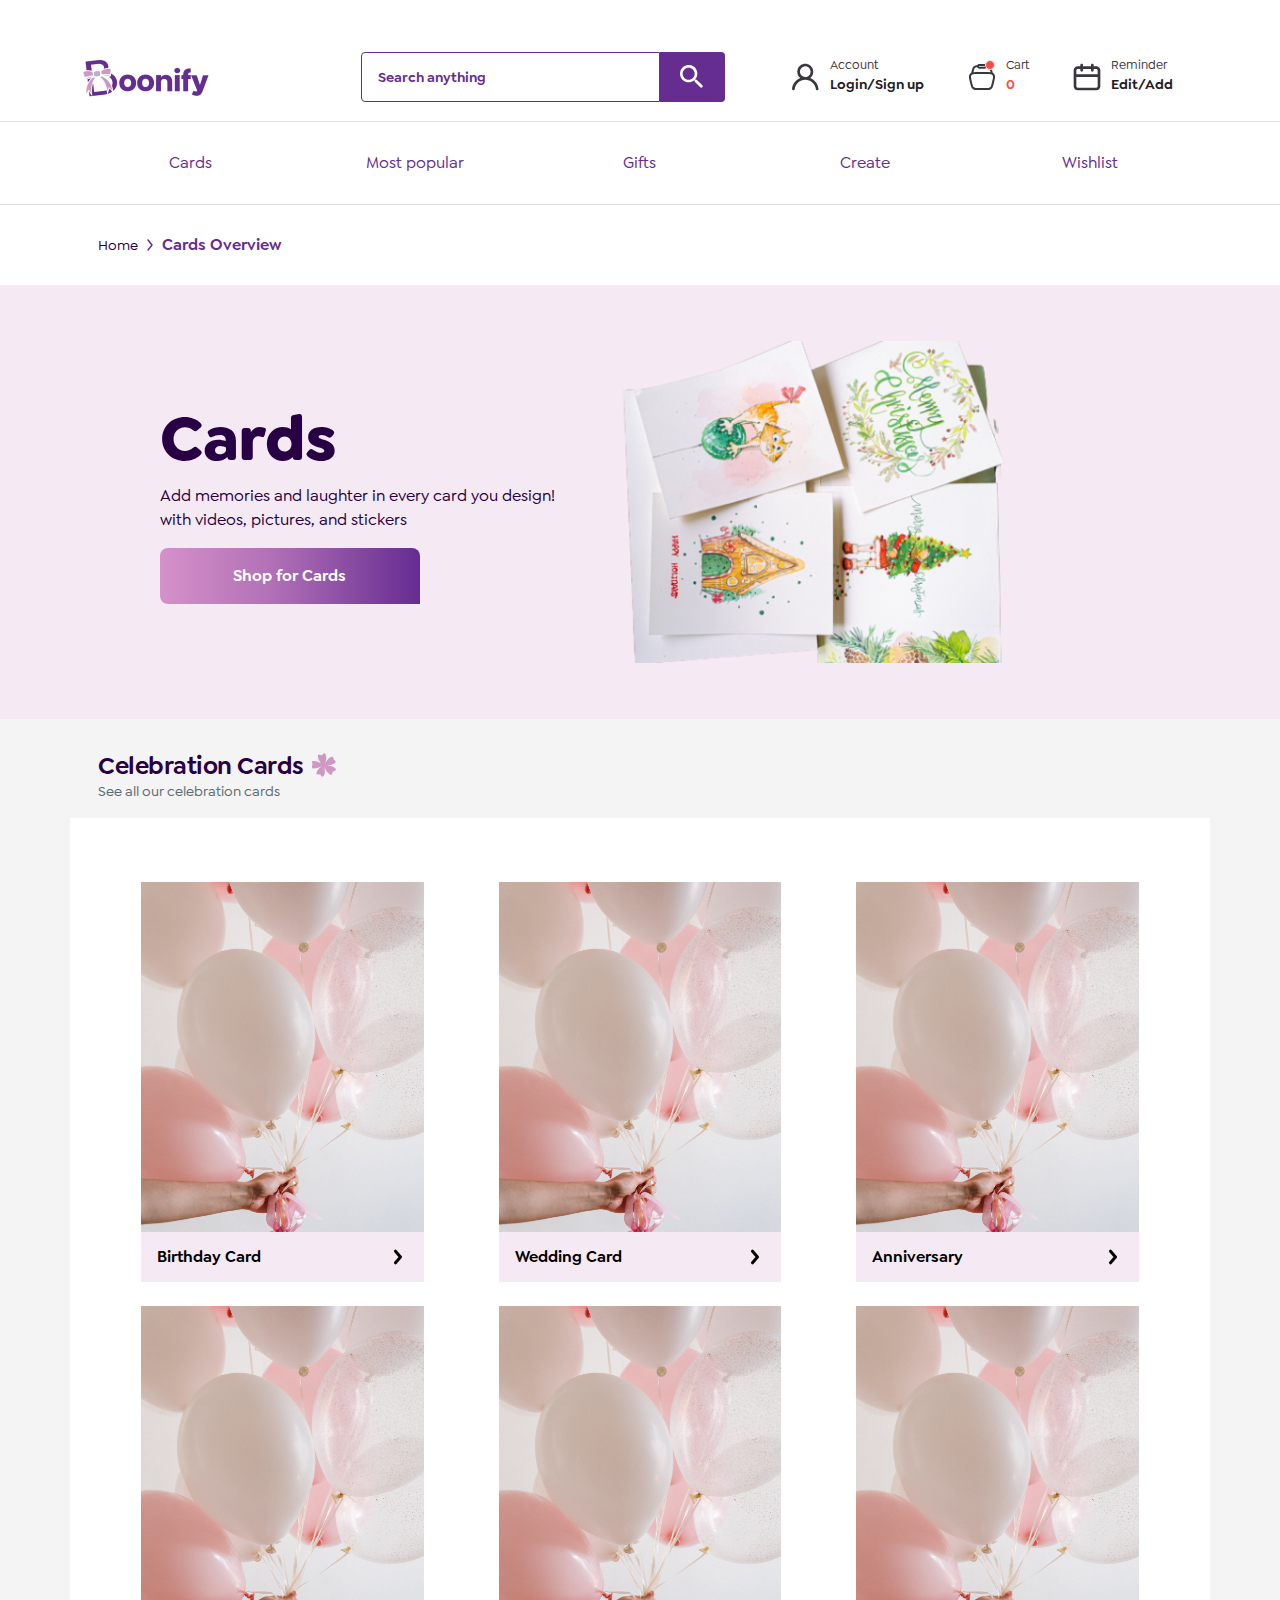
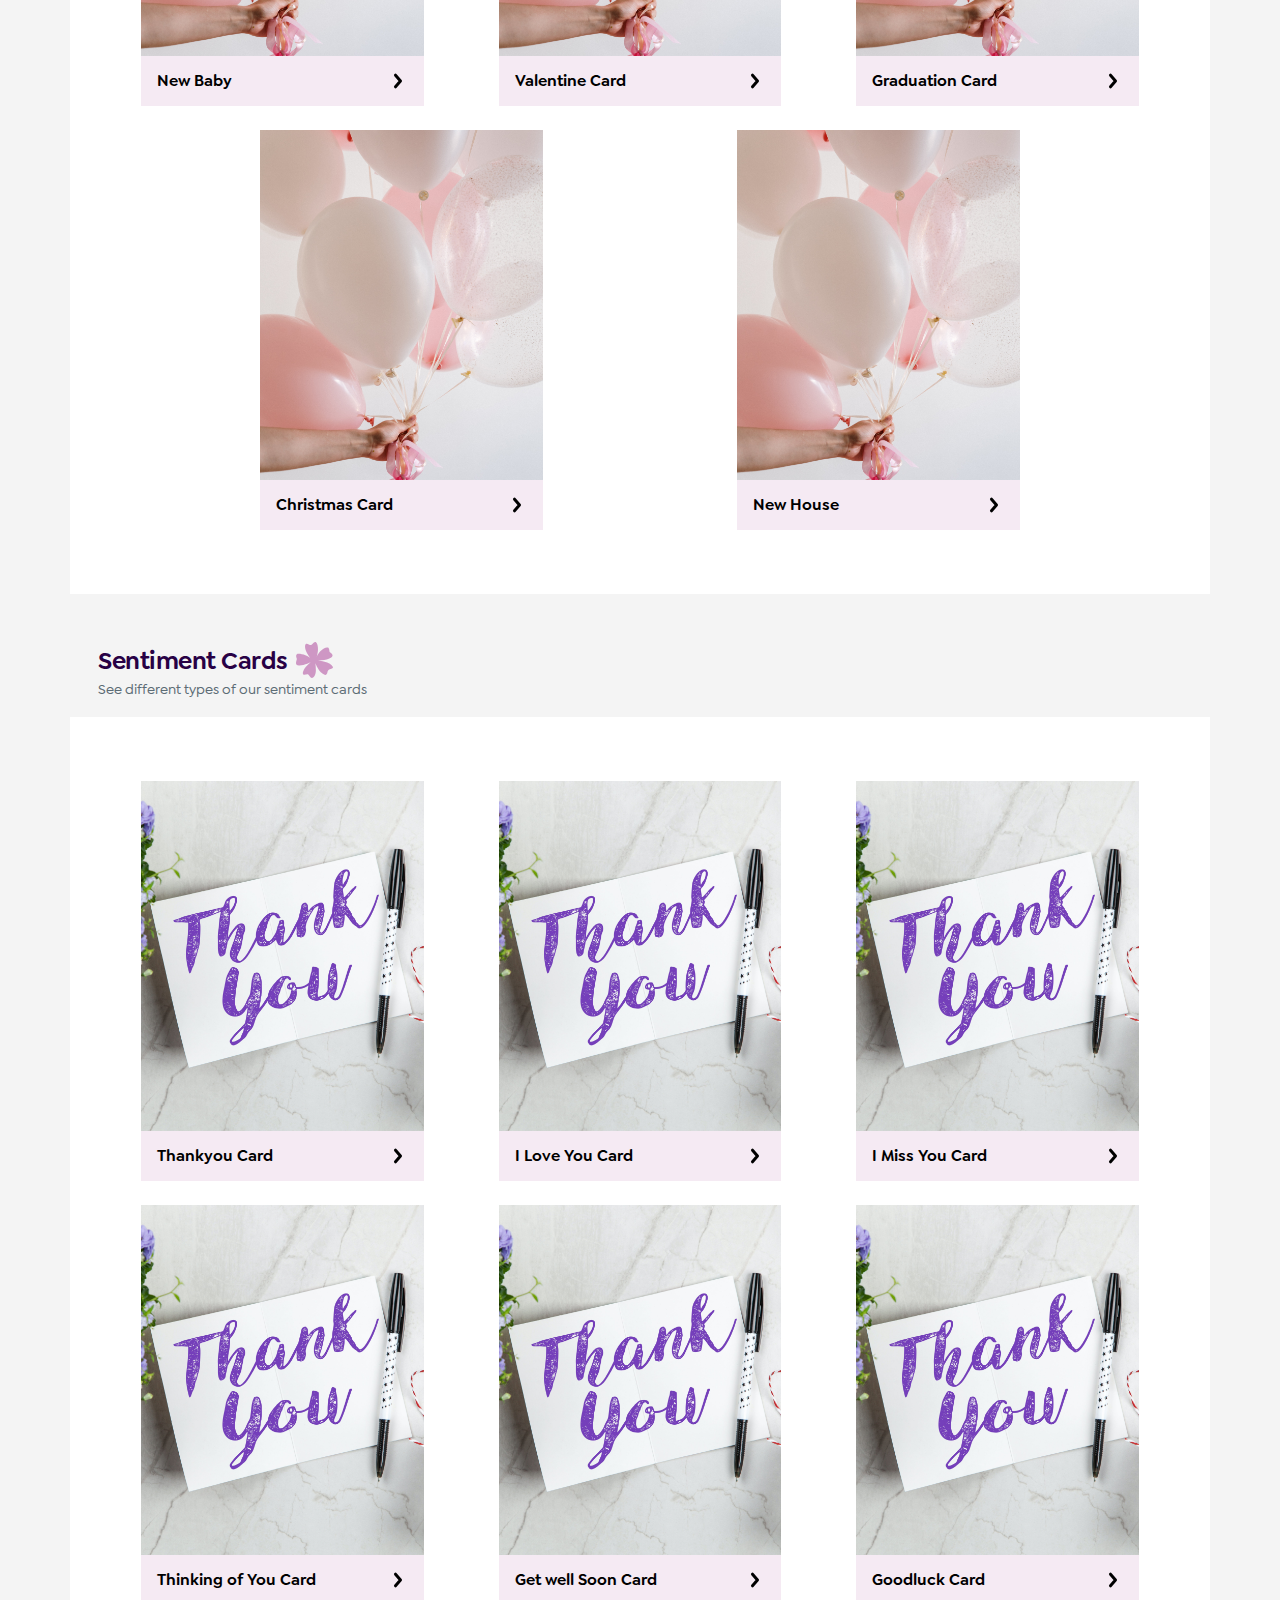
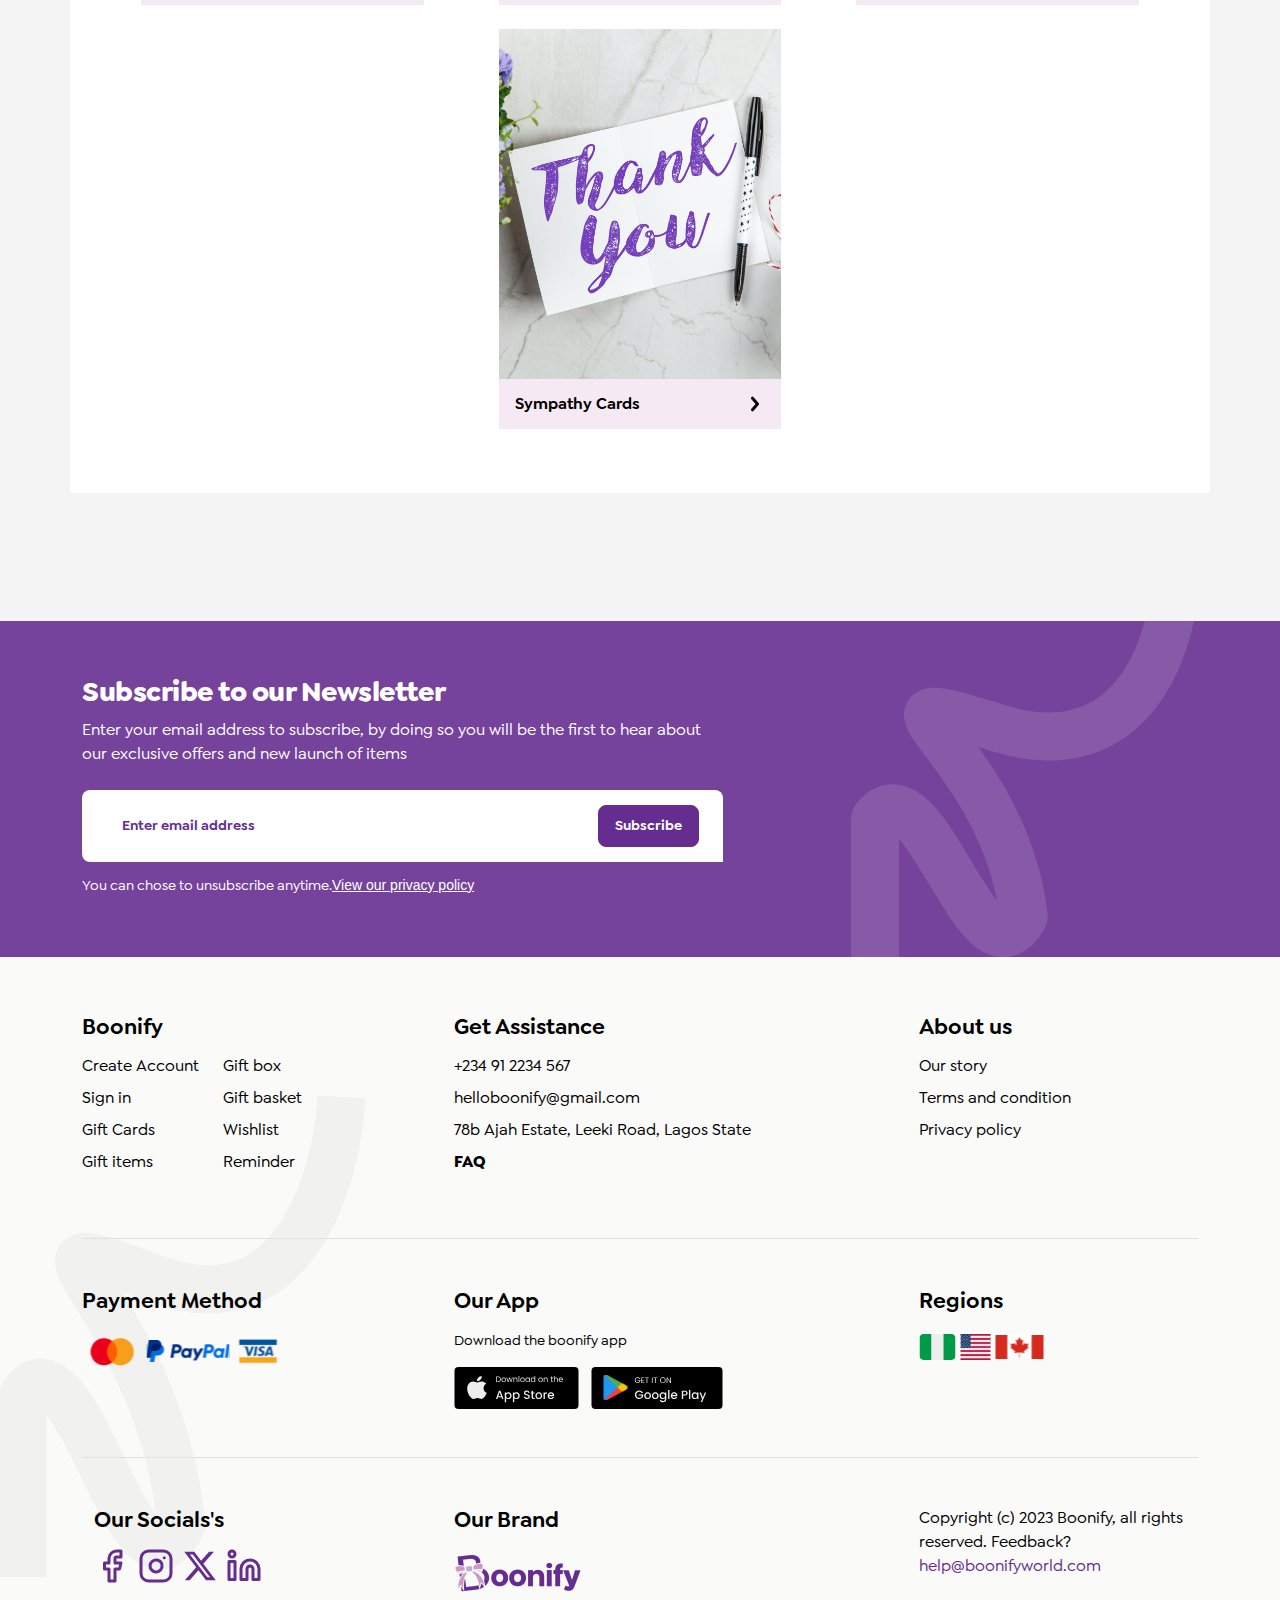
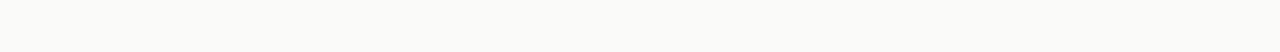
<file: old/cards.html>
<!DOCTYPE html>
<html lang="en">
  <head>
    <title>Boonify</title>
    <!-- Required meta tags -->
    <meta charset="utf-8" />
    <meta
      name="viewport"
      content="width=device-width, initial-scale=1, shrink-to-fit=no"
    />
    <meta name="description" content="" />

    <!-- Favicon icon-->
    <link
      rel="shortcut icon"
      type="image/png"
      href="images/logo/boonify-icon.png"
    />

    <link href="assets/libs/slick-carousel/slick/slick.css" rel="stylesheet" />
    <link
      href="assets/libs/slick-carousel/slick/slick-theme.css"
      rel="stylesheet"
    />
    <link
      href="assets/libs/tiny-slider/dist/tiny-slider.css"
      rel="stylesheet"
    />

    <!-- Libs CSS -->
    <link
      href="assets/libs/bootstrap-icons/font/bootstrap-icons.css"
      rel="stylesheet"
    />
    <link
      href="assets/libs/feather-webfont/dist/feather-icons.css"
      rel="stylesheet"
    />
    <link
      href="assets/libs/simplebar/dist/simplebar.min.css"
      rel="stylesheet"
    />

    <link rel="stylesheet" href="css/aos.css" />

    <!-- Theme CSS -->
    <link rel="stylesheet" href="assets/css/theme.min.css" />

    <!-- Custom CSS -->
    <link rel="stylesheet" href="css/style.css" />
  </head>

  <body>
    <header class="" id="bny-header">
      <div
        class="py-4 pt-lg-10 pb-lg-4 border-bottom border-grey-100 mx-4 mx-lg-0"
      >
        <div class="container">
          <div class="row w-100 align-items-center gx-lg-2 gx-0">
            <div class="col-xxl-2 col-lg-3">
              <a class="navbar-brand d-none d-lg-block" href="/">
                <img
                  src="images/logo/boonify-logo.png"
                  class="bny-logo"
                  alt="Boonify Logo"
                />
              </a>
              <div
                class="d-flex justify-content-between w-100 d-lg-none pt-3 pt-lg-0"
              >
                <div class="hstack align-items-center gap-3">
                  <!-- Button -->
                  <button
                    class="navbar-toggler collapsed"
                    data-bs-toggle="offcanvas"
                    data-bs-target="#navbar-default"
                    aria-controls="navbar-default"
                    aria-expanded="false"
                    aria-label="Toggle navigation"
                  >
                    <svg
                      width="24"
                      height="24"
                      viewBox="0 0 24 24"
                      fill="none"
                      xmlns="http://www.w3.org/2000/svg"
                    >
                      <path
                        d="M3 8V7H20V8H3ZM20 12V13H3V12H20ZM3 17H20V18H3V17Z"
                        fill="black"
                      />
                    </svg>
                  </button>

                  <a class="navbar-brand" href="/">
                    <img
                      src="images/logo/boonify-logo.png"
                      class="bny-logo"
                      alt="Boonify Logo"
                    />
                  </a>
                </div>

                <div class="d-flex align-items-center lh-1">
                  <div class="list-inline me-4 d-flex gap-4">
                    <div class="list-inline-item">
                      <a href="#">
                        <svg
                          width="24"
                          height="24"
                          viewBox="0 0 24 24"
                          fill="none"
                          xmlns="http://www.w3.org/2000/svg"
                        >
                          <path
                            d="M15.7134 13.3683C16.6986 12.5974 17.4178 11.5402 17.7708 10.3439C18.1237 9.14765 18.093 7.87169 17.6829 6.69357C17.2727 5.51545 16.5036 4.49377 15.4823 3.77065C14.4611 3.04753 13.2387 2.65894 11.9851 2.65894C10.7315 2.65894 9.50904 3.04753 8.48784 3.77065C7.46664 4.49377 6.69746 5.51545 6.28731 6.69357C5.87716 7.87169 5.84644 9.14765 6.19943 10.3439C6.55241 11.5402 7.27154 12.5974 8.25678 13.3683C6.56856 14.0409 5.09553 15.1566 3.99473 16.5963C2.89392 18.036 2.20661 19.7459 2.00606 21.5435C1.99154 21.6748 2.00316 21.8076 2.04026 21.9344C2.07735 22.0612 2.13918 22.1794 2.22224 22.2824C2.38997 22.4905 2.63393 22.6237 2.90046 22.6529C3.16698 22.6821 3.43424 22.6047 3.64343 22.4379C3.85263 22.2711 3.98662 22.0285 4.01594 21.7634C4.23661 19.8097 5.17331 18.0054 6.64708 16.6951C8.12086 15.3849 10.0284 14.6605 12.0052 14.6605C13.982 14.6605 15.8895 15.3849 17.3633 16.6951C18.8371 18.0054 19.7738 19.8097 19.9944 21.7634C20.0218 22.009 20.1396 22.2358 20.3252 22.4001C20.5108 22.5643 20.751 22.6544 20.9994 22.6529H21.1099C21.3734 22.6228 21.6141 22.4903 21.7798 22.2844C21.9454 22.0784 22.0225 21.8157 21.9943 21.5535C21.7928 19.7508 21.1018 18.0366 19.9953 16.5946C18.8888 15.1526 17.4087 14.0373 15.7134 13.3683ZM11.9851 12.6587C11.1901 12.6587 10.4129 12.4242 9.75184 11.9849C9.0908 11.5457 8.57557 10.9213 8.27133 10.1908C7.96708 9.46034 7.88748 8.65654 8.04258 7.88106C8.19768 7.10558 8.58053 6.39326 9.1427 5.83417C9.70487 5.27509 10.4211 4.89434 11.2009 4.74009C11.9806 4.58584 12.7889 4.66501 13.5234 4.96758C14.2579 5.27016 14.8857 5.78255 15.3274 6.43997C15.7691 7.09739 16.0048 7.8703 16.0048 8.66097C16.0048 9.72123 15.5813 10.7381 14.8275 11.4878C14.0736 12.2375 13.0512 12.6587 11.9851 12.6587Z"
                            fill="#3A363E"
                          />
                        </svg>
                      </a>
                    </div>
                    <div class="list-inline-item">
                      <a href="#">
                        <svg
                          width="24"
                          height="24"
                          viewBox="0 0 24 24"
                          fill="none"
                          xmlns="http://www.w3.org/2000/svg"
                        >
                          <path
                            fill-rule="evenodd"
                            clip-rule="evenodd"
                            d="M8.41712 3.25C8.69712 2.66 9.30012 2.25 9.99912 2.25H13.9991C14.6971 2.25 15.3001 2.66 15.5811 3.25C16.2641 3.256 16.7971 3.287 17.2731 3.473C17.8413 3.69527 18.3355 4.07301 18.6991 4.563C19.0661 5.056 19.2381 5.69 19.4751 6.561L19.5121 6.697L20.1021 8.864C20.4959 9.06192 20.8408 9.34471 21.1121 9.692C21.7341 10.489 21.8441 11.438 21.7341 12.526C21.6261 13.582 21.2941 14.912 20.8781 16.577L20.8511 16.682C20.5881 17.735 20.3741 18.59 20.1211 19.257C19.8551 19.953 19.5191 20.523 18.9641 20.956C18.4101 21.389 17.7751 21.576 17.0361 21.666C16.3271 21.75 15.4461 21.75 14.3611 21.75H9.63712C8.55212 21.75 7.67012 21.75 6.96212 21.665C6.22212 21.577 5.58812 21.389 5.03312 20.955C4.47912 20.523 4.14312 19.953 3.87712 19.257C3.62312 18.59 3.41012 17.735 3.14712 16.682L3.12012 16.577C2.70412 14.912 2.37112 13.582 2.26412 12.527C2.15412 11.437 2.26412 10.489 2.88512 9.692C3.16812 9.33 3.50712 9.062 3.89512 8.864L4.48512 6.697L4.52312 6.561C4.76012 5.69 4.93212 5.056 5.29912 4.562C5.66285 4.07238 6.15702 3.695 6.72512 3.473C7.20112 3.287 7.73312 3.255 8.41712 3.25ZM8.41812 4.753C7.75612 4.76 7.49112 4.785 7.27112 4.871C6.96509 4.99068 6.69893 5.19411 6.50312 5.458C6.32712 5.695 6.22312 6.026 5.93312 7.093L5.57912 8.389C6.61712 8.25 7.95712 8.25 9.62112 8.25H14.3761C16.0411 8.25 17.3811 8.25 18.4181 8.389L18.0651 7.092C17.7741 6.025 17.6711 5.694 17.4951 5.457C17.2993 5.19311 17.0332 4.98968 16.7271 4.87C16.5071 4.784 16.2411 4.759 15.5791 4.752C15.437 5.05066 15.2131 5.30293 14.9335 5.47956C14.6539 5.6562 14.3299 5.74996 13.9991 5.75H9.99912C9.66837 5.74996 9.34439 5.6562 9.06475 5.47956C8.78511 5.30293 8.56125 5.05066 8.41912 4.752M9.99912 3.75C9.93282 3.75 9.86923 3.77634 9.82235 3.82322C9.77546 3.87011 9.74912 3.9337 9.74912 4C9.74912 4.0663 9.77546 4.12989 9.82235 4.17678C9.86923 4.22366 9.93282 4.25 9.99912 4.25H13.9991C14.0654 4.25 14.129 4.22366 14.1759 4.17678C14.2228 4.12989 14.2491 4.0663 14.2491 4C14.2491 3.9337 14.2228 3.87011 14.1759 3.82322C14.129 3.77634 14.0654 3.75 13.9991 3.75H9.99912ZM5.69912 9.886C4.78912 10.018 4.34812 10.258 4.06912 10.616C3.78912 10.973 3.66412 11.458 3.75712 12.374C3.85212 13.31 4.15712 14.534 4.59112 16.274C4.86912 17.382 5.06112 18.15 5.28112 18.724C5.49112 19.278 5.69812 19.571 5.95812 19.774C6.21712 19.976 6.55112 20.105 7.14112 20.176C7.75112 20.249 8.54112 20.25 9.68512 20.25H14.3151C15.4581 20.25 16.2501 20.249 16.8591 20.176C17.4491 20.106 17.7831 19.976 18.0421 19.774C18.3021 19.571 18.5081 19.278 18.7201 18.724C18.9381 18.15 19.1311 17.382 19.4081 16.274C19.8431 14.534 20.1481 13.31 20.2421 12.374C20.3361 11.458 20.2101 10.972 19.9311 10.615C19.6521 10.258 19.2111 10.018 18.3001 9.886C17.3701 9.752 16.1081 9.75 14.3151 9.75H9.68512C7.89212 9.75 6.63012 9.752 5.70012 9.886"
                            fill="#221C26"
                          />
                        </svg>
                      </a>
                    </div>
                    <div class="list-inline-item">
                      <a href="#">
                        <svg
                          width="24"
                          height="24"
                          viewBox="0 0 24 24"
                          fill="none"
                          xmlns="http://www.w3.org/2000/svg"
                        >
                          <path
                            d="M19 4H17V3C17 2.73478 16.8946 2.48043 16.7071 2.29289C16.5196 2.10536 16.2652 2 16 2C15.7348 2 15.4804 2.10536 15.2929 2.29289C15.1054 2.48043 15 2.73478 15 3V4H9V3C9 2.73478 8.89464 2.48043 8.70711 2.29289C8.51957 2.10536 8.26522 2 8 2C7.73478 2 7.48043 2.10536 7.29289 2.29289C7.10536 2.48043 7 2.73478 7 3V4H5C4.20435 4 3.44129 4.31607 2.87868 4.87868C2.31607 5.44129 2 6.20435 2 7V19C2 19.7956 2.31607 20.5587 2.87868 21.1213C3.44129 21.6839 4.20435 22 5 22H19C19.7956 22 20.5587 21.6839 21.1213 21.1213C21.6839 20.5587 22 19.7956 22 19V7C22 6.20435 21.6839 5.44129 21.1213 4.87868C20.5587 4.31607 19.7956 4 19 4ZM20 19C20 19.2652 19.8946 19.5196 19.7071 19.7071C19.5196 19.8946 19.2652 20 19 20H5C4.73478 20 4.48043 19.8946 4.29289 19.7071C4.10536 19.5196 4 19.2652 4 19V12H20V19ZM20 10H4V7C4 6.73478 4.10536 6.48043 4.29289 6.29289C4.48043 6.10536 4.73478 6 5 6H7V7C7 7.26522 7.10536 7.51957 7.29289 7.70711C7.48043 7.89464 7.73478 8 8 8C8.26522 8 8.51957 7.89464 8.70711 7.70711C8.89464 7.51957 9 7.26522 9 7V6H15V7C15 7.26522 15.1054 7.51957 15.2929 7.70711C15.4804 7.89464 15.7348 8 16 8C16.2652 8 16.5196 7.89464 16.7071 7.70711C16.8946 7.51957 17 7.26522 17 7V6H19C19.2652 6 19.5196 6.10536 19.7071 6.29289C19.8946 6.48043 20 6.73478 20 7V10Z"
                            fill="#3A363E"
                          />
                        </svg>
                      </a>
                    </div>
                  </div>
                </div>
              </div>
            </div>
            <div class="col-xxl-5 col-lg-4 d mt-4 mt-lg-0 d-lg-block">
              <form action="#">
                <div class="bny-header-search-input">
                  <input
                    class="form-control border-primary rounded-sm-1 fs-6"
                    type="search"
                    placeholder="Search anything"
                  />
                  <button
                    class="btn bg-primary text-white border border-primary border-start-0 rounded-0 rounded-end-sm-1"
                    "
                  >
                    <svg
                      width="32"
                      height="32"
                      viewBox="0 0 32 32"
                      fill="none"
                      xmlns="http://www.w3.org/2000/svg"
                    >
                      <path
                        d="M20.6686 18.6666H19.6153L19.2419 18.3066C20.0752 17.3386 20.6842 16.1983 21.0253 14.9675C21.3665 13.7366 21.4313 12.4455 21.2153 11.1866C20.5886 7.47997 17.4953 4.51997 13.7619 4.06663C12.4494 3.90059 11.1163 4.037 9.86462 4.46542C8.61294 4.89384 7.47584 5.60292 6.54036 6.53841C5.60488 7.47389 4.89579 8.61098 4.46737 9.86267C4.03895 11.1143 3.90254 12.4475 4.06859 13.76C4.52192 17.4933 7.48192 20.5866 11.1886 21.2133C12.4475 21.4294 13.7385 21.3645 14.9694 21.0234C16.2003 20.6822 17.3405 20.0732 18.3086 19.24L18.6686 19.6133V20.6666L24.3353 26.3333C24.8819 26.88 25.7753 26.88 26.3219 26.3333C26.8686 25.7866 26.8686 24.8933 26.3219 24.3466L20.6686 18.6666ZM12.6686 18.6666C9.34859 18.6666 6.66859 15.9866 6.66859 12.6666C6.66859 9.34663 9.34859 6.66663 12.6686 6.66663C15.9886 6.66663 18.6686 9.34663 18.6686 12.6666C18.6686 15.9866 15.9886 18.6666 12.6686 18.6666Z"
                        fill="currentColor"
                      />
                    </svg>
                  </button>
                </div>
              </form>
            </div>
            <div class="col-md-5 col-xxl-5 text-end d-none d-lg-block">
              <div
                class="list-inline align-items-center d-flex justify-content-end"
              >
                <div class="list-inline-item">
                  <button class="d-flex btn align-items-center gap-2">
                    <svg
                      width="32"
                      height="32"
                      viewBox="0 0 32 32"
                      fill="none"
                      xmlns="http://www.w3.org/2000/svg"
                    >
                      <path
                        d="M20.1947 16.9463C21.5019 15.9178 22.456 14.5075 22.9244 12.9115C23.3927 11.3155 23.3519 9.61328 22.8078 8.04155C22.2636 6.46982 21.243 5.10679 19.8881 4.14207C18.5332 3.17736 16.9113 2.65894 15.248 2.65894C13.5848 2.65894 11.9629 3.17736 10.6079 4.14207C9.25304 5.10679 8.2325 6.46982 7.68833 8.04155C7.14415 9.61328 7.10339 11.3155 7.57172 12.9115C8.04006 14.5075 8.99419 15.9178 10.3014 16.9463C8.06148 17.8437 6.10709 19.3321 4.64657 21.2528C3.18604 23.1736 2.27413 25.4547 2.00804 27.8529C1.98878 28.028 2.0042 28.2052 2.05341 28.3743C2.10262 28.5435 2.18467 28.7013 2.29486 28.8387C2.5174 29.1163 2.84109 29.294 3.19471 29.3329C3.54833 29.3718 3.90292 29.2687 4.18048 29.0461C4.45803 28.8236 4.63581 28.4999 4.67471 28.1463C4.96749 25.5399 6.21029 23.1327 8.16567 21.3847C10.121 19.6366 12.6519 18.6703 15.2747 18.6703C17.8975 18.6703 20.4284 19.6366 22.3838 21.3847C24.3391 23.1327 25.5819 25.5399 25.8747 28.1463C25.911 28.4739 26.0673 28.7765 26.3135 28.9956C26.5597 29.2148 26.8784 29.3349 27.208 29.3329H27.3547C27.7042 29.2927 28.0237 29.116 28.2435 28.8413C28.4632 28.5665 28.5655 28.2161 28.528 27.8663C28.2607 25.4612 27.3439 23.1742 25.8758 21.2505C24.4078 19.3268 22.4439 17.8389 20.1947 16.9463ZM15.248 15.9996C14.1932 15.9996 13.1621 15.6868 12.285 15.1008C11.4079 14.5147 10.7244 13.6818 10.3207 12.7072C9.91702 11.7327 9.8114 10.6603 10.0172 9.62578C10.223 8.59122 10.7309 7.64091 11.4768 6.89503C12.2227 6.14915 13.173 5.6412 14.2076 5.43541C15.2421 5.22962 16.3145 5.33524 17.289 5.73891C18.2636 6.14257 19.0965 6.82616 19.6825 7.70322C20.2686 8.58028 20.5814 9.61143 20.5814 10.6663C20.5814 12.0808 20.0195 13.4373 19.0193 14.4375C18.0191 15.4377 16.6625 15.9996 15.248 15.9996Z"
                        fill="#3A363E"
                      />
                    </svg>
                    <div
                      class="d-flex flex-column align-items-start justify-content-center"
                    >
                      <p class="m-0 text-grey-600 fw-medium small lh-sm">
                        Account
                      </p>
                      <p class="m-0 text-grey-900 fw-semibold fs-6">
                        Login/Sign up
                      </p>
                    </div>
                  </button>
                </div>
                <div class="list-inline-item">
                  <button class="d-flex btn align-items-center gap-2">
                    <div class="position-relative">
                      <svg
                        width="32"
                        height="32"
                        viewBox="0 0 32 32"
                        fill="none"
                        xmlns="http://www.w3.org/2000/svg"
                      >
                        <path
                          fill-rule="evenodd"
                          clip-rule="evenodd"
                          d="M11.2228 4.33333C11.5962 3.54667 12.4002 3 13.3322 3H18.6655C19.5962 3 20.4002 3.54667 20.7748 4.33333C21.6855 4.34133 22.3962 4.38267 23.0308 4.63067C23.7885 4.92703 24.4474 5.43068 24.9322 6.084C25.4215 6.74133 25.6508 7.58667 25.9668 8.748L26.0162 8.92933L26.8028 11.8187C27.3278 12.0826 27.7878 12.4596 28.1495 12.9227C28.9788 13.9853 29.1255 15.2507 28.9788 16.7013C28.8348 18.1093 28.3922 19.8827 27.8375 22.1027L27.8015 22.2427C27.4508 23.6467 27.1655 24.7867 26.8282 25.676C26.4735 26.604 26.0255 27.364 25.2855 27.9413C24.5468 28.5187 23.7002 28.768 22.7148 28.888C21.7695 29 20.5948 29 19.1482 29H12.8495C11.4028 29 10.2268 29 9.28283 28.8867C8.29616 28.7693 7.45083 28.5187 6.71083 27.94C5.97216 27.364 5.52416 26.604 5.1695 25.676C4.83083 24.7867 4.54683 23.6467 4.19616 22.2427L4.16016 22.1027C3.6055 19.8827 3.1615 18.1093 3.01883 16.7027C2.87216 15.2493 3.01883 13.9853 3.84683 12.9227C4.22416 12.44 4.67616 12.0827 5.1935 11.8187L5.98016 8.92933L6.03083 8.748C6.34683 7.58667 6.57616 6.74133 7.0655 6.08267C7.55047 5.42984 8.20936 4.92666 8.96683 4.63067C9.6015 4.38267 10.3108 4.34 11.2228 4.33333ZM11.2242 6.33733C10.3415 6.34667 9.98816 6.38 9.69483 6.49467C9.28678 6.65424 8.93191 6.92548 8.67083 7.27733C8.43616 7.59333 8.2975 8.03467 7.91083 9.45733L7.43883 11.1853C8.82283 11 10.6095 11 12.8282 11H19.1682C21.3882 11 23.1748 11 24.5575 11.1853L24.0868 9.456C23.6988 8.03333 23.5615 7.592 23.3268 7.276C23.0657 6.92414 22.7109 6.65291 22.3028 6.49333C22.0095 6.37867 21.6548 6.34533 20.7722 6.336C20.5827 6.73421 20.2842 7.07057 19.9113 7.30608C19.5385 7.54159 19.1065 7.66662 18.6655 7.66667H13.3322C12.8912 7.66662 12.4592 7.54159 12.0863 7.30608C11.7135 7.07057 11.415 6.73421 11.2255 6.336M13.3322 5C13.2438 5 13.159 5.03512 13.0965 5.09763C13.0339 5.16014 12.9988 5.24493 12.9988 5.33333C12.9988 5.42174 13.0339 5.50652 13.0965 5.56904C13.159 5.63155 13.2438 5.66667 13.3322 5.66667H18.6655C18.7539 5.66667 18.8387 5.63155 18.9012 5.56904C18.9637 5.50652 18.9988 5.42174 18.9988 5.33333C18.9988 5.24493 18.9637 5.16014 18.9012 5.09763C18.8387 5.03512 18.7539 5 18.6655 5H13.3322ZM7.59883 13.1813C6.3855 13.3573 5.7975 13.6773 5.4255 14.1547C5.05216 14.6307 4.8855 15.2773 5.0095 16.4987C5.13616 17.7467 5.54283 19.3787 6.1215 21.6987C6.49216 23.176 6.74816 24.2 7.0415 24.9653C7.3215 25.704 7.5975 26.0947 7.94416 26.3653C8.2895 26.6347 8.73483 26.8067 9.5215 26.9013C10.3348 26.9987 11.3882 27 12.9135 27H19.0868C20.6108 27 21.6668 26.9987 22.4788 26.9013C23.2655 26.808 23.7108 26.6347 24.0562 26.3653C24.4028 26.0947 24.6775 25.704 24.9602 24.9653C25.2508 24.2 25.5082 23.176 25.8775 21.6987C26.4575 19.3787 26.8642 17.7467 26.9895 16.4987C27.1148 15.2773 26.9468 14.6293 26.5748 14.1533C26.2028 13.6773 25.6148 13.3573 24.4002 13.1813C23.1602 13.0027 21.4775 13 19.0868 13H12.9135C10.5228 13 8.84016 13.0027 7.60016 13.1813"
                          fill="#3A363E"
                        />
                      </svg>
                      <span
                        class="position-absolute top-0 ms-n2 mt-1 start-100 translate-middle p-1 bg-danger border border-light rounded-pill"
                      >
                        <span class="visually-hidden">New cart items</span>
                      </span>
                    </div>
                    <div
                      class="d-flex flex-column align-items-start justify-content-center"
                    >
                      <p class="m-0 text-grey-600 fw-medium small lh-sm">
                        Cart
                      </p>
                      <p class="m-0 text-grey-900 fw-semibold fs-6 text-red">
                        0
                      </p>
                    </div>
                  </button>
                </div>
                <div class="list-inline-item">
                  <button class="d-flex btn align-items-center gap-2">
                    <svg
                      width="32"
                      height="32"
                      viewBox="0 0 32 32"
                      fill="none"
                      xmlns="http://www.w3.org/2000/svg"
                    >
                      <path
                        d="M25.3346 5.33332H22.668V3.99999C22.668 3.64637 22.5275 3.30723 22.2774 3.05718C22.0274 2.80713 21.6883 2.66666 21.3346 2.66666C20.981 2.66666 20.6419 2.80713 20.3918 3.05718C20.1418 3.30723 20.0013 3.64637 20.0013 3.99999V5.33332H12.0013V3.99999C12.0013 3.64637 11.8608 3.30723 11.6108 3.05718C11.3607 2.80713 11.0216 2.66666 10.668 2.66666C10.3143 2.66666 9.97521 2.80713 9.72516 3.05718C9.47511 3.30723 9.33463 3.64637 9.33463 3.99999V5.33332H6.66797C5.6071 5.33332 4.58969 5.75475 3.83954 6.5049C3.0894 7.25504 2.66797 8.27246 2.66797 9.33332V25.3333C2.66797 26.3942 3.0894 27.4116 3.83954 28.1617C4.58969 28.9119 5.6071 29.3333 6.66797 29.3333H25.3346C26.3955 29.3333 27.4129 28.9119 28.1631 28.1617C28.9132 27.4116 29.3346 26.3942 29.3346 25.3333V9.33332C29.3346 8.27246 28.9132 7.25504 28.1631 6.5049C27.4129 5.75475 26.3955 5.33332 25.3346 5.33332ZM26.668 25.3333C26.668 25.6869 26.5275 26.0261 26.2774 26.2761C26.0274 26.5262 25.6883 26.6667 25.3346 26.6667H6.66797C6.31435 26.6667 5.97521 26.5262 5.72516 26.2761C5.47511 26.0261 5.33464 25.6869 5.33464 25.3333V16H26.668V25.3333ZM26.668 13.3333H5.33464V9.33332C5.33464 8.9797 5.47511 8.64056 5.72516 8.39051C5.97521 8.14047 6.31435 7.99999 6.66797 7.99999H9.33463V9.33332C9.33463 9.68694 9.47511 10.0261 9.72516 10.2761C9.97521 10.5262 10.3143 10.6667 10.668 10.6667C11.0216 10.6667 11.3607 10.5262 11.6108 10.2761C11.8608 10.0261 12.0013 9.68694 12.0013 9.33332V7.99999H20.0013V9.33332C20.0013 9.68694 20.1418 10.0261 20.3918 10.2761C20.6419 10.5262 20.981 10.6667 21.3346 10.6667C21.6883 10.6667 22.0274 10.5262 22.2774 10.2761C22.5275 10.0261 22.668 9.68694 22.668 9.33332V7.99999H25.3346C25.6883 7.99999 26.0274 8.14047 26.2774 8.39051C26.5275 8.64056 26.668 8.9797 26.668 9.33332V13.3333Z"
                        fill="#3A363E"
                      />
                    </svg>
                    <div
                      class="d-flex flex-column align-items-start justify-content-center"
                    >
                      <p class="m-0 text-grey-600 fw-medium small lh-sm">
                        Reminder
                      </p>
                      <p class="m-0 text-grey-900 fw-semibold fs-6">Edit/Add</p>
                    </div>
                  </button>
                </div>
              </div>
            </div>
          </div>
        </div>
      </div>

      <nav
        class="navbar navbar-expand-lg navbar-light navbar-default py-0 py-lg-2"
      >
        <div class="container-md container-fluid px-0 px-md-4 py-lg-3">
          <div
            class="offcanvas offcanvas-start position-lg-relative pt-8 px-4 p-lg-0"
            id="navbar-default"
          >
            <div class="mb-2 d-block d-lg-none">
              <button
                "
                class="btn-close"
                data-bs-dismiss="offcanvas"
                aria-label="Close"
              ></button>
            </div>
            <div class="d-none d-lg-block">
              <ul
                class="navbar-nav bny-navbar align-items-center justify-content-between"
              >
                <li class="nav-item dropdown dropdown-fullwidth">
                  <a
                    class="nav-link dropdown-toggle"
                    href="cards.html"
                    role="button"
                    aria-expanded="false"
                  >
                    Cards
                  </a>

                  <div class="dropdown-menu pb-0">
                    <div class="row p-2 p-lg-4">
                      <div class="col-lg-3 col-6 mb-4 mb-lg-0">
                        <h6 class="text-black ps-3">Celebrations</h6>
                        <a href="#" class="dropdown-item">Birthdays</a>
                        <a href="#" class="dropdown-item">Anniversary</a>
                        <a href="#" class="dropdown-item">Wedding</a>
                        <a href="#" class="dropdown-item">Valentine</a>
                        <a href="#" class="dropdown-item">Congratulatory</a>
                        <a href="#" class="dropdown-item">New Baby</a>
                        <a href="#" class="dropdown-item">New Home</a>
                        <a href="#" class="dropdown-item">Pregnancy</a>
                        <a href="#" class="dropdown-item">Christmas</a>
                        <a href="#" class="dropdown-item">Easter</a>
                        <a href="#" class="dropdown-item">Ramandan</a>
                        <a href="#" class="dropdown-item">New Year</a>
                      </div>
                      <div class="col-lg-3 col-6 mb-4 mb-lg-0">
                        <h6 class="text-black ps-3">Sentiments</h6>
                        <a href="#" class="dropdown-item">Thankyou</a>
                        <a href="#" class="dropdown-item">I Love You</a>
                        <a href="#" class="dropdown-item">Thinking of You</a>
                        <a href="#" class="dropdown-item">I Miss You</a>
                        <a href="#" class="dropdown-item">Get Well Soon</a>
                        <a href="#" class="dropdown-item">Goodluck</a>
                        <a href="#" class="dropdown-item">Sympathy</a>
                      </div>
                    </div>
                  </div>
                </li>
                <li class="nav-item dropdown dropdown-fullwidth">
                  <a
                    class="nav-link dropdown-toggle"
                    href="#"
                    role="button"
                    aria-expanded="false"
                  >
                    Most popular
                  </a>

                  <div class="dropdown-menu pb-0">
                    <div class="row p-2 p-lg-4">
                      <div class="col-lg-3 col-6 mb-4 mb-lg-0"></div>
                      <div class="col-lg-3 col-6 mb-4 mb-lg-0 ms-n16">
                        <h6 class="text-black ps-3">Most Popular Items</h6>
                        <a href="#" class="dropdown-item">Christmas Cards</a>
                        <a href="#" class="dropdown-item">Best Sellers</a>
                        <a href="#" class="dropdown-item">Valentine Cards</a>
                        <a href="#" class="dropdown-item">Jewelry Gifts</a>
                      </div>
                    </div>
                  </div>
                </li>
                <li class="nav-item dropdown dropdown-fullwidth">
                  <a
                    class="nav-link dropdown-toggle"
                    href="#"
                    role="button"
                    aria-expanded="false"
                  >
                    Gifts
                  </a>
                  <div class="dropdown-menu pb-0">
                    <div class="row p-2 p-lg-4">
                      <div class="col-lg-3 col-6 mb-4 mb-lg-0"></div>
                      <div class="col-lg-3 col-6 mb-4 mb-lg-0 ms-n16">
                        <h6 class="text-black ps-3">Gifts Items</h6>
                        <a href="#" class="dropdown-item">Flowers</a>
                        <a href="#" class="dropdown-item">Chocolates</a>
                        <a href="#" class="dropdown-item">Male Fashion</a>
                        <a href="#" class="dropdown-item">Female Fashion</a>
                        <a href="#" class="dropdown-item">Health & Beauty</a>
                        <a href="#" class="dropdown-item">Tech Gadget</a>
                        <a href="#" class="dropdown-item">Wine & Drinks</a>
                      </div>
                      <div class="col-lg-6 col-12 mb-4 mb-lg-0">
                        <h6 class="text-black ps-3">
                          Boonify (Gift basket & Gift box)
                        </h6>
                        <a href="#" class="dropdown-item">For Her</a>
                        <a href="#" class="dropdown-item">For Him</a>
                        <a href="#" class="dropdown-item">For Mum</a>
                        <a href="#" class="dropdown-item">For Dad</a>
                        <a href="#" class="dropdown-item">For Bestie</a>
                        <a href="#" class="dropdown-item">For Boss</a>
                        <a href="#" class="dropdown-item">All Giftbox</a>
                        <a href="#" class="dropdown-item">All Giftbasket</a>
                      </div>
                    </div>
                  </div>
                </li>
                <li class="nav-item dropdown dropdown-fullwidth">
                  <a
                    class="nav-link dropdown-toggle"
                    href="#"
                    role="button"
                    aria-expanded="false"
                  >
                    Create
                  </a>
                  <div class="dropdown-menu pb-0">
                    <div class="row p-2 p-lg-4">
                      <div class="col-lg-3 col-6 mb-4 mb-lg-0"></div>
                      <div class="col-lg-3 col-6 mb-4 mb-lg-0 ms-n16">
                        <h6 class="text-black ps-3">Create an Item</h6>
                        <a href="#" class="dropdown-item">Design a Card</a>
                        <a href="#" class="dropdown-item">Customize Giftbox</a>
                        <a href="#" class="dropdown-item"
                          >Customize Giftbasket</a
                        >
                        <a href="#" class="dropdown-item"
                          >Personalized Gift with AR</a
                        >
                      </div>
                    </div>
                  </div>
                </li>
                <li class="nav-item dropdown dropdown-fullwidth">
                  <a
                    class="nav-link dropdown-toggle"
                    href="#"
                    role="button"
                    aria-expanded="false"
                  >
                    Wishlist
                  </a>

                  <div class="dropdown-menu pb-0">
                    <div class="row p-2 p-lg-4">
                      <div class="col-lg-3 col-6 mb-4 mb-lg-0"></div>
                      <div class="col-lg-3 col-6 mb-4 mb-lg-0 ms-n16">
                        <h6 class="text-black ps-3">Create an Item</h6>
                        <a class="dropdown-item" href="#">Create a wishlist</a>
                        <a class="dropdown-item" href="#"
                          >List of wishlist created</a
                        >
                      </div>
                    </div>
                  </div>
                </li>
              </ul>
            </div>

            <div class="d-block d-lg-none h-100 pt-6" data-simplebar="">
              <p class="mb-5">OUR PRODUCT CATEGORY</p>
              <ul class="navbar-nav ms-4">
                <li class="nav-item dropdown">
                  <a
                    class="nav-link dropdown-toggle bny-m-navlink"
                    href="#"
                    role="button"
                    data-bs-toggle="dropdown"
                    aria-expanded="false"
                  >
                    <span>Cards</span>
                    <svg
                      width="20"
                      height="20"
                      viewBox="0 0 20 20"
                      fill="none"
                      xmlns="http://www.w3.org/2000/svg"
                    >
                      <path
                        d="M7.5 15.8334L12.5 10L7.5 4.16669"
                        stroke="#662D91"
                        stroke-width="2"
                        stroke-linecap="round"
                        stroke-linejoin="round"
                      />
                    </svg>
                  </a>
                  <ul class="dropdown-menu">
                    <li>
                      <a class="dropdown-item" href="index-2.html">Home 1</a>
                    </li>
                    <li>
                      <a class="dropdown-item" href="pages/index-2.html"
                        >Home 2</a
                      >
                    </li>
                    <li>
                      <a class="dropdown-item" href="pages/index-3.html"
                        >Home 3</a
                      >
                    </li>
                    <li>
                      <a class="dropdown-item" href="pages/index-4.html"
                        >Home 4
                        <span class="badge bg-light-info text-dark-info ms-1"
                          >New</span
                        ></a
                      >
                    </li>
                  </ul>
                </li>
                <li class="nav-item dropdown">
                  <a
                    class="nav-link dropdown-toggle bny-m-navlink"
                    href="#"
                    role="button"
                    data-bs-toggle="dropdown"
                    aria-expanded="false"
                  >
                    <span>Most Popular</span>
                    <svg
                      width="20"
                      height="20"
                      viewBox="0 0 20 20"
                      fill="none"
                      xmlns="http://www.w3.org/2000/svg"
                    >
                      <path
                        d="M7.5 15.8334L12.5 10L7.5 4.16669"
                        stroke="#662D91"
                        stroke-width="2"
                        stroke-linecap="round"
                        stroke-linejoin="round"
                      />
                    </svg>
                  </a>
                  <ul class="dropdown-menu">
                    <li>
                      <a class="dropdown-item" href="pages/shop-grid.html"
                        >Shop Grid - Filter</a
                      >
                    </li>
                    <li>
                      <a
                        class="dropdown-item"
                        href="pages/shop-grid-3-column.html"
                        >Shop Grid - 3 column</a
                      >
                    </li>
                    <li>
                      <a class="dropdown-item" href="pages/shop-list.html"
                        >Shop List - Filter</a
                      >
                    </li>
                    <li>
                      <a class="dropdown-item" href="pages/shop-filter.html"
                        >Shop - Filter</a
                      >
                    </li>
                    <li>
                      <a class="dropdown-item" href="pages/shop-fullwidth.html"
                        >Shop Wide</a
                      >
                    </li>
                    <li>
                      <a class="dropdown-item" href="pages/shop-single.html"
                        >Shop Single</a
                      >
                    </li>
                    <li>
                      <a class="dropdown-item" href="pages/shop-single-2.html"
                        >Shop Single v2<span
                          class="badge bg-light-info text-dark-info ms-1"
                          >New</span
                        ></a
                      >
                    </li>
                    <li>
                      <a class="dropdown-item" href="pages/shop-wishlist.html"
                        >Shop Wishlist</a
                      >
                    </li>
                    <li>
                      <a class="dropdown-item" href="pages/shop-cart.html"
                        >Shop Cart</a
                      >
                    </li>
                    <li>
                      <a class="dropdown-item" href="pages/shop-checkout.html"
                        >Shop Checkout</a
                      >
                    </li>
                  </ul>
                </li>
                <li class="nav-item dropdown">
                  <a
                    class="nav-link dropdown-toggle bny-m-navlink"
                    href="#"
                    role="button"
                    data-bs-toggle="dropdown"
                    aria-expanded="false"
                  >
                    <span>Gifts</span>
                    <svg
                      width="20"
                      height="20"
                      viewBox="0 0 20 20"
                      fill="none"
                      xmlns="http://www.w3.org/2000/svg"
                    >
                      <path
                        d="M7.5 15.8334L12.5 10L7.5 4.16669"
                        stroke="#662D91"
                        stroke-width="2"
                        stroke-linecap="round"
                        stroke-linejoin="round"
                      />
                    </svg>
                  </a>
                  <ul class="dropdown-menu">
                    <li>
                      <a class="dropdown-item" href="pages/store-list.html"
                        >Store List</a
                      >
                    </li>
                    <li>
                      <a class="dropdown-item" href="pages/store-grid.html"
                        >Store Grid</a
                      >
                    </li>
                    <li>
                      <a class="dropdown-item" href="pages/store-single.html"
                        >Store Single</a
                      >
                    </li>
                  </ul>
                </li>
                <li class="nav-item dropdown">
                  <a
                    class="nav-link dropdown-toggle bny-m-navlink"
                    href="#"
                    role="button"
                    data-bs-toggle="dropdown"
                    aria-expanded="false"
                  >
                    <span>Create</span>
                    <svg
                      width="20"
                      height="20"
                      viewBox="0 0 20 20"
                      fill="none"
                      xmlns="http://www.w3.org/2000/svg"
                    >
                      <path
                        d="M7.5 15.8334L12.5 10L7.5 4.16669"
                        stroke="#662D91"
                        stroke-width="2"
                        stroke-linecap="round"
                        stroke-linejoin="round"
                      />
                    </svg>
                  </a>
                  <ul class="dropdown-menu">
                    <li class="dropdown-submenu">
                      <a
                        class="dropdown-item dropdown-list-group-item dropdown-toggle"
                        href="#"
                      >
                        Dairy, Bread & Eggs
                      </a>
                      <ul class="dropdown-menu">
                        <li>
                          <a class="dropdown-item" href="pages/shop-grid.html"
                            >Milk Drinks</a
                          >
                        </li>
                        <li>
                          <a class="dropdown-item" href="pages/shop-grid.html"
                            >Curd & Yogurt</a
                          >
                        </li>
                        <li>
                          <a class="dropdown-item" href="pages/shop-grid.html"
                            >Eggs</a
                          >
                        </li>
                        <li>
                          <a class="dropdown-item" href="pages/shop-grid.html"
                            >Buns & Bakery</a
                          >
                        </li>
                        <li>
                          <a class="dropdown-item" href="pages/shop-grid.html"
                            >Cheese</a
                          >
                        </li>
                        <li>
                          <a class="dropdown-item" href="pages/shop-grid.html"
                            >Condensed Milk</a
                          >
                        </li>
                        <li>
                          <a class="dropdown-item" href="pages/shop-grid.html"
                            >Dairy Products</a
                          >
                        </li>
                      </ul>
                    </li>
                    <li class="dropdown-submenu">
                      <a
                        class="dropdown-item dropdown-list-group-item dropdown-toggle"
                        href="#"
                      >
                        Vegetables & Fruits
                      </a>
                      <ul class="dropdown-menu">
                        <li>
                          <a class="dropdown-item" href="pages/shop-grid.html"
                            >Vegetables</a
                          >
                        </li>
                        <li>
                          <a class="dropdown-item" href="pages/shop-grid.html"
                            >Fruits</a
                          >
                        </li>
                        <li>
                          <a class="dropdown-item" href="pages/shop-grid.html"
                            >Exotics & Premium</a
                          >
                        </li>
                        <li>
                          <a class="dropdown-item" href="pages/shop-grid.html"
                            >Fresh Sprouts</a
                          >
                        </li>
                        <li>
                          <a class="dropdown-item" href="pages/shop-grid.html"
                            >Frozen Veg</a
                          >
                        </li>
                      </ul>
                    </li>
                    <li class="dropdown-submenu">
                      <a
                        class="dropdown-item dropdown-list-group-item dropdown-toggle"
                        href="#"
                      >
                        Cold Drinks & Juices
                      </a>
                      <ul class="dropdown-menu">
                        <li>
                          <a class="dropdown-item" href="pages/shop-grid.html"
                            >Soft Drinks</a
                          >
                        </li>
                        <li>
                          <a class="dropdown-item" href="pages/shop-grid.html"
                            >Fruit Juices</a
                          >
                        </li>
                        <li>
                          <a class="dropdown-item" href="pages/shop-grid.html"
                            >Coldpress</a
                          >
                        </li>
                        <li>
                          <a class="dropdown-item" href="pages/shop-grid.html"
                            >Soda & Mixers</a
                          >
                        </li>
                        <li>
                          <a class="dropdown-item" href="pages/shop-grid.html"
                            >Milk Drinks</a
                          >
                        </li>
                        <li>
                          <a class="dropdown-item" href="pages/shop-grid.html"
                            >Health Drinks</a
                          >
                        </li>
                        <li>
                          <a class="dropdown-item" href="pages/shop-grid.html"
                            >Herbal Drinks</a
                          >
                        </li>
                      </ul>
                    </li>
                  </ul>
                </li>
                <li class="nav-item dropdown">
                  <a
                    class="nav-link dropdown-toggle bny-m-navlink"
                    href="#"
                    role="button"
                    data-bs-toggle="dropdown"
                    aria-expanded="false"
                  >
                    <span>Wishlist</span>
                    <svg
                      width="20"
                      height="20"
                      viewBox="0 0 20 20"
                      fill="none"
                      xmlns="http://www.w3.org/2000/svg"
                    >
                      <path
                        d="M7.5 15.8334L12.5 10L7.5 4.16669"
                        stroke="#662D91"
                        stroke-width="2"
                        stroke-linecap="round"
                        stroke-linejoin="round"
                      />
                    </svg>
                  </a>
                  <ul class="dropdown-menu">
                    <li>
                      <a class="dropdown-item" href="pages/blog.html">Blog</a>
                    </li>
                    <li>
                      <a class="dropdown-item" href="pages/blog-single.html"
                        >Blog Single</a
                      >
                    </li>
                    <li>
                      <a class="dropdown-item" href="pages/blog-category.html"
                        >Blog Category</a
                      >
                    </li>
                    <li>
                      <a class="dropdown-item" href="pages/about.html"
                        >About us</a
                      >
                    </li>
                    <li>
                      <a class="dropdown-item" href="pages/404error.html"
                        >404 Error</a
                      >
                    </li>
                    <li>
                      <a class="dropdown-item" href="pages/contact.html"
                        >Contact</a
                      >
                    </li>
                  </ul>
                </li>
              </ul>
            </div>
          </div>
        </div>
      </nav>

      <hr class="mt-0" />

      <!-- Breadcrumb -->
      <div class="container py-lg-3">
        <nav class="col-xxl-10 mx-4 bny-breadcrumb" aria-label="breadcrumb">
          <ol class="breadcrumb">
            <li class="breadcrumb-item">
              <a href="/">Home</a>
            </li>
            <li class="breadcrumb-divider">
              <svg
                width="24"
                height="24"
                viewBox="0 0 24 24"
                fill="none"
                xmlns="http://www.w3.org/2000/svg"
              >
                <path
                  fill-rule="evenodd"
                  clip-rule="evenodd"
                  d="M9.53151 17.5856C9.20806 17.3269 9.15562 16.8549 9.41438 16.5315L13.0396 12L9.41438 7.46849C9.15562 7.14505 9.20806 6.67308 9.53151 6.41432C9.85495 6.15556 10.3269 6.208 10.5857 6.53145L14.5857 11.5315C14.8048 11.8054 14.8048 12.1946 14.5857 12.4685L10.5857 17.4685C10.3269 17.7919 9.85495 17.8444 9.53151 17.5856Z"
                  fill="#662D91"
                />
              </svg>
            </li>
            <li class="breadcrumb-item active ms-0" aria-current="page">
              Cards Overview
            </li>
          </ol>
        </nav>
      </div>
    </header>

    <section id="card-banner" class="">
      <div class="container-md container-fluid px-0 ps-md-8 py-lg-10 h-100">
        <div
          class="row align-items-center h-100 justify-content-between py-2 col-11 col-xxl-10 mx-auto"
        >
          <div class="col-7 col-lg-5">
            <h1 class="fw-bold display-3">Cards</h1>
            <p class="bny-lead d-block mb-lgx-9">
              Add memories and laughter in every card you design! with videos,
              pictures, and stickers
            </p>
            <a
              href="/explore-card-collection.html"
              class="btn btn-lg bny-hero-btn d-flex align-items-center justify-content-center bny-btn-gradient"
            >
              <span>Shop for Cards</span>
            </a>
          </div>
          <div class="col-5 col-lg-7">
            <img
              src="images/card-bn-img.png"
              alt=""
              class="w-100 h-100 d-none d-lg-block"
            />
            <img
              src="images/card-bn-img-mb.png"
              alt=""
              class="img-fluid d-block d-lg-none"
            />
          </div>
        </div>
      </div>
    </section>

    <section id="fav-gift-box">
      <div class="container pt-lg-8 pt-4 pb-lg-4" data-aos="">
        <header class="mx-4">
          <div class="hstack gap-2 align-items-center">
            <h3 class="mb-0">Celebration Cards</h3>
            <svg
              width="24"
              height="24"
              viewBox="0 0 37 36"
              fill="none"
              xmlns="http://www.w3.org/2000/svg"
            >
              <path
                d="M15.536 17.1465C13.2234 14.9626 11.4106 12.3688 10.2063 9.52048C8.37985 5.11816 8.91132 2.15785 10.2512 1.71415C11.5911 1.27046 13.7919 3.2047 15.0195 3.01058C16.2471 2.81646 17.355 0.119612 19.189 0.00175484C21.0229 -0.116103 23.815 5.70744 20.2744 16.0165C21.0969 13.5558 22.4661 11.2817 24.2941 9.34022C27.0787 6.6087 30.1028 4.82698 31.9143 5.57572C33.5462 6.269 33.2393 9.38875 33.651 9.90871C34.0627 10.4287 36.5703 11.2953 36.5778 13.4375C36.5853 15.5797 31.338 18.332 21.9885 18.443C25.152 18.6325 28.2625 19.2877 31.2032 20.3842C35.9116 22.2144 37.4461 24.7865 36.8922 25.8749C36.3383 26.9634 32.9848 27.2615 32.0641 28.4539C31.1433 29.6464 31.7871 31.0814 30.3499 32.5373C28.9127 33.9932 24.5112 30.7695 22.3179 27.0951C21.1507 25.2371 20.1662 23.2858 19.3761 21.2646C19.3761 21.2646 20.2968 28.1489 19.6306 31.0676C18.9644 33.9863 17.5197 36.0938 15.8878 35.9968C14.256 35.8997 12.9984 32.7037 11.9055 32.2323C10.8126 31.7609 8.77658 33.1335 7.32439 32.4888C5.87219 31.844 7.49656 25.1886 15.2815 20.0098C15.2815 20.0098 8.33494 23.5732 2.99027 23.4276C-2.3544 23.2821 1.17129 18.027 0.804497 16.7375C0.437706 15.448 -0.640211 13.3127 1.01409 12.0093C2.66839 10.706 12.2948 12.9661 15.536 17.1465Z"
                fill="#CE97C4"
              />
            </svg>
          </div>
          <p class="">See all our celebration cards</p>
        </header>
        <div class="bny-card-list bg-white py-8 py-lg-12 px-5">
          <div class="bny-showcase-card bny-card-effect">
            <div class="bny-showcase-card-img">
              <img src="images/card-sh-001.png" alt="" />
            </div>
            <button class="bny-showcase-card-action">
              <span>Birthday Card</span>
              <svg
                width="20"
                height="20"
                viewBox="0 0 20 20"
                fill="none"
                xmlns="http://www.w3.org/2000/svg"
              >
                <path
                  d="M7.5 15.8337L12.5 10.0003L7.5 4.16699"
                  stroke="currentColor"
                  stroke-width="3"
                  stroke-linecap="round"
                  stroke-linejoin="round"
                />
              </svg>
            </button>
          </div>

          <div class="bny-showcase-card bny-card-effect">
            <div class="bny-showcase-card-img">
              <img src="images/card-sh-001.png" alt="" />
            </div>
            <button class="bny-showcase-card-action">
              <span>Wedding Card</span>
              <svg
                width="20"
                height="20"
                viewBox="0 0 20 20"
                fill="none"
                xmlns="http://www.w3.org/2000/svg"
              >
                <path
                  d="M7.5 15.8337L12.5 10.0003L7.5 4.16699"
                  stroke="currentColor"
                  stroke-width="3"
                  stroke-linecap="round"
                  stroke-linejoin="round"
                />
              </svg>
            </button>
          </div>

          <div class="bny-showcase-card bny-card-effect">
            <div class="bny-showcase-card-img">
              <img src="images/card-sh-001.png" alt="" />
            </div>
            <button class="bny-showcase-card-action">
              <span>Anniversary</span>
              <svg
                width="20"
                height="20"
                viewBox="0 0 20 20"
                fill="none"
                xmlns="http://www.w3.org/2000/svg"
              >
                <path
                  d="M7.5 15.8337L12.5 10.0003L7.5 4.16699"
                  stroke="currentColor"
                  stroke-width="3"
                  stroke-linecap="round"
                  stroke-linejoin="round"
                />
              </svg>
            </button>
          </div>

          <div class="bny-showcase-card bny-card-effect">
            <div class="bny-showcase-card-img">
              <img src="images/card-sh-001.png" alt="" />
            </div>
            <button class="bny-showcase-card-action">
              <span>New Baby</span>
              <svg
                width="20"
                height="20"
                viewBox="0 0 20 20"
                fill="none"
                xmlns="http://www.w3.org/2000/svg"
              >
                <path
                  d="M7.5 15.8337L12.5 10.0003L7.5 4.16699"
                  stroke="currentColor"
                  stroke-width="3"
                  stroke-linecap="round"
                  stroke-linejoin="round"
                />
              </svg>
            </button>
          </div>

          <div class="bny-showcase-card bny-card-effect">
            <div class="bny-showcase-card-img">
              <img src="images/card-sh-001.png" alt="" />
            </div>
            <button class="bny-showcase-card-action">
              <span>Valentine Card</span>
              <svg
                width="20"
                height="20"
                viewBox="0 0 20 20"
                fill="none"
                xmlns="http://www.w3.org/2000/svg"
              >
                <path
                  d="M7.5 15.8337L12.5 10.0003L7.5 4.16699"
                  stroke="currentColor"
                  stroke-width="3"
                  stroke-linecap="round"
                  stroke-linejoin="round"
                />
              </svg>
            </button>
          </div>

          <div class="bny-showcase-card bny-card-effect">
            <div class="bny-showcase-card-img">
              <img src="images/card-sh-001.png" alt="" />
            </div>
            <button class="bny-showcase-card-action">
              <span>Graduation Card</span>
              <svg
                width="20"
                height="20"
                viewBox="0 0 20 20"
                fill="none"
                xmlns="http://www.w3.org/2000/svg"
              >
                <path
                  d="M7.5 15.8337L12.5 10.0003L7.5 4.16699"
                  stroke="currentColor"
                  stroke-width="3"
                  stroke-linecap="round"
                  stroke-linejoin="round"
                />
              </svg>
            </button>
          </div>

          <div class="bny-showcase-card bny-card-effect">
            <div class="bny-showcase-card-img">
              <img src="images/card-sh-001.png" alt="" />
            </div>
            <button class="bny-showcase-card-action">
              <span>Christmas Card</span>
              <svg
                width="20"
                height="20"
                viewBox="0 0 20 20"
                fill="none"
                xmlns="http://www.w3.org/2000/svg"
              >
                <path
                  d="M7.5 15.8337L12.5 10.0003L7.5 4.16699"
                  stroke="currentColor"
                  stroke-width="3"
                  stroke-linecap="round"
                  stroke-linejoin="round"
                />
              </svg>
            </button>
          </div>

          <div class="bny-showcase-card bny-card-effect">
            <div class="bny-showcase-card-img">
              <img src="images/card-sh-001.png" alt="" />
            </div>
            <button class="bny-showcase-card-action">
              <span>New House</span>
              <svg
                width="20"
                height="20"
                viewBox="0 0 20 20"
                fill="none"
                xmlns="http://www.w3.org/2000/svg"
              >
                <path
                  d="M7.5 15.8337L12.5 10.0003L7.5 4.16699"
                  stroke="currentColor"
                  stroke-width="3"
                  stroke-linecap="round"
                  stroke-linejoin="round"
                />
              </svg>
            </button>
          </div>
        </div>
      </div>
    </section>

    <section id="fav-gift-box">
      <div class="container pt-lg-8 pt-4 pb-lg-16" data-aos="">
        <header class="mx-4">
          <div class="hstack gap-2 align-items-center">
            <h3 class="mb-0">Sentiment Cards</h3>
            <svg
              width="37"
              height="36"
              viewBox="0 0 37 36"
              fill="none"
              xmlns="http://www.w3.org/2000/svg"
            >
              <path
                d="M15.536 17.1465C13.2234 14.9626 11.4106 12.3688 10.2063 9.52048C8.37985 5.11816 8.91132 2.15785 10.2512 1.71415C11.5911 1.27046 13.7919 3.2047 15.0195 3.01058C16.2471 2.81646 17.355 0.119612 19.189 0.00175484C21.0229 -0.116103 23.815 5.70744 20.2744 16.0165C21.0969 13.5558 22.4661 11.2817 24.2941 9.34022C27.0787 6.6087 30.1028 4.82698 31.9143 5.57572C33.5462 6.269 33.2393 9.38875 33.651 9.90871C34.0627 10.4287 36.5703 11.2953 36.5778 13.4375C36.5853 15.5797 31.338 18.332 21.9885 18.443C25.152 18.6325 28.2625 19.2877 31.2032 20.3842C35.9116 22.2144 37.4461 24.7865 36.8922 25.8749C36.3383 26.9634 32.9848 27.2615 32.0641 28.4539C31.1433 29.6464 31.7871 31.0814 30.3499 32.5373C28.9127 33.9932 24.5112 30.7695 22.3179 27.0951C21.1507 25.2371 20.1662 23.2858 19.3761 21.2646C19.3761 21.2646 20.2968 28.1489 19.6306 31.0676C18.9644 33.9863 17.5197 36.0938 15.8878 35.9968C14.256 35.8997 12.9984 32.7037 11.9055 32.2323C10.8126 31.7609 8.77658 33.1335 7.32439 32.4888C5.87219 31.844 7.49656 25.1886 15.2815 20.0098C15.2815 20.0098 8.33494 23.5732 2.99027 23.4276C-2.3544 23.2821 1.17129 18.027 0.804497 16.7375C0.437706 15.448 -0.640211 13.3127 1.01409 12.0093C2.66839 10.706 12.2948 12.9661 15.536 17.1465Z"
                fill="#CE97C4"
              />
            </svg>
          </div>
          <p class="">See different types of our sentiment cards</p>
        </header>
        <div class="bny-card-list bg-white py-8 py-lg-12 px-5">
          <div class="bny-showcase-card bny-card-effect">
            <div class="bny-showcase-card-img">
              <img src="images/thank-you-card.png" alt="" />
            </div>
            <button class="bny-showcase-card-action">
              <span>Thankyou Card</span>
              <svg
                width="20"
                height="20"
                viewBox="0 0 20 20"
                fill="none"
                xmlns="http://www.w3.org/2000/svg"
              >
                <path
                  d="M7.5 15.8337L12.5 10.0003L7.5 4.16699"
                  stroke="currentColor"
                  stroke-width="3"
                  stroke-linecap="round"
                  stroke-linejoin="round"
                />
              </svg>
            </button>
          </div>

          <div class="bny-showcase-card bny-card-effect">
            <div class="bny-showcase-card-img">
              <img src="images/thank-you-card.png" alt="" />
            </div>
            <button class="bny-showcase-card-action">
              <span>I Love You Card</span>
              <svg
                width="20"
                height="20"
                viewBox="0 0 20 20"
                fill="none"
                xmlns="http://www.w3.org/2000/svg"
              >
                <path
                  d="M7.5 15.8337L12.5 10.0003L7.5 4.16699"
                  stroke="currentColor"
                  stroke-width="3"
                  stroke-linecap="round"
                  stroke-linejoin="round"
                />
              </svg>
            </button>
          </div>

          <div class="bny-showcase-card bny-card-effect">
            <div class="bny-showcase-card-img">
              <img src="images/thank-you-card.png" alt="" />
            </div>
            <button class="bny-showcase-card-action">
              <span>I Miss You Card</span>
              <svg
                width="20"
                height="20"
                viewBox="0 0 20 20"
                fill="none"
                xmlns="http://www.w3.org/2000/svg"
              >
                <path
                  d="M7.5 15.8337L12.5 10.0003L7.5 4.16699"
                  stroke="currentColor"
                  stroke-width="3"
                  stroke-linecap="round"
                  stroke-linejoin="round"
                />
              </svg>
            </button>
          </div>

          <div class="bny-showcase-card bny-card-effect">
            <div class="bny-showcase-card-img">
              <img src="images/thank-you-card.png" alt="" />
            </div>
            <button class="bny-showcase-card-action">
              <span>Thinking of You Card</span>
              <svg
                width="20"
                height="20"
                viewBox="0 0 20 20"
                fill="none"
                xmlns="http://www.w3.org/2000/svg"
              >
                <path
                  d="M7.5 15.8337L12.5 10.0003L7.5 4.16699"
                  stroke="currentColor"
                  stroke-width="3"
                  stroke-linecap="round"
                  stroke-linejoin="round"
                />
              </svg>
            </button>
          </div>

          <div class="bny-showcase-card bny-card-effect">
            <div class="bny-showcase-card-img">
              <img src="images/thank-you-card.png" alt="" />
            </div>
            <button class="bny-showcase-card-action">
              <span>Get well Soon Card</span>
              <svg
                width="20"
                height="20"
                viewBox="0 0 20 20"
                fill="none"
                xmlns="http://www.w3.org/2000/svg"
              >
                <path
                  d="M7.5 15.8337L12.5 10.0003L7.5 4.16699"
                  stroke="currentColor"
                  stroke-width="3"
                  stroke-linecap="round"
                  stroke-linejoin="round"
                />
              </svg>
            </button>
          </div>

          <div class="bny-showcase-card bny-card-effect">
            <div class="bny-showcase-card-img">
              <img src="images/thank-you-card.png" alt="" />
            </div>
            <button class="bny-showcase-card-action">
              <span>Goodluck Card</span>
              <svg
                width="20"
                height="20"
                viewBox="0 0 20 20"
                fill="none"
                xmlns="http://www.w3.org/2000/svg"
              >
                <path
                  d="M7.5 15.8337L12.5 10.0003L7.5 4.16699"
                  stroke="currentColor"
                  stroke-width="3"
                  stroke-linecap="round"
                  stroke-linejoin="round"
                />
              </svg>
            </button>
          </div>

          <div class="bny-showcase-card bny-card-effect">
            <div class="bny-showcase-card-img">
              <img src="images/thank-you-card.png" alt="" />
            </div>
            <button class="bny-showcase-card-action">
              <span>Sympathy Cards</span>
              <svg
                width="20"
                height="20"
                viewBox="0 0 20 20"
                fill="none"
                xmlns="http://www.w3.org/2000/svg"
              >
                <path
                  d="M7.5 15.8337L12.5 10.0003L7.5 4.16699"
                  stroke="currentColor"
                  stroke-width="3"
                  stroke-linecap="round"
                  stroke-linejoin="round"
                />
              </svg>
            </button>
          </div>
        </div>
      </div>
    </section>

   
    <section id="subscription-form">
      <div class="container position-relative pb-8 pb-md-14 pb-lg-0">
        <div class="position-absolute end-0 bottom-0 d-lg-none">
          <svg
            width="135"
            height="171"
            viewBox="0 0 135 171"
            fill="none"
            xmlns="http://www.w3.org/2000/svg"
          >
            <path
              opacity="0.2"
              d="M13 171V108.36C13 107.426 13.3619 106.455 14.0113 105.784C36.8775 82.1309 60.2914 186.244 80.9612 153.591C81.4208 152.865 81.6313 151.91 81.5216 151.058C71.4014 72.4172 -4.79846 41.9998 69.959 65.2776C130.101 84.0045 149.046 30.2287 151 1"
              stroke="#D1C0DE"
              stroke-width="26"
            />
          </svg>
        </div>
        <div class="row justify-content-between align-items-center">
          <div class="col-xxl-5 col-lg-7 text-white pt-12 pt-lg-6 pb-8">
            <h3 class="text-white">Subscribe to our Newsletter</h3>
            <p class="bny-desc">
              Enter your email address to subscribe, by doing so you will be the
              first to hear about our exclusive offers and new launch of items
            </p>
            <form
              action=""
              class="position-relative bg-white py-4 px-6 mt-6 mb-3"
            >
              <input
                type="email"
                class="form-control"
                placeholder="Enter email address"
              />
              <button
                class="btn btn-primary position-absolute end-0 top-50 me-6 translate-middle-y"
              >
                Subscribe
              </button>
            </form>
            <div class="d-flex flex-column flex-lg-row gap-0 unsubscribe-info">
              <p class="mb-0">You can chose to unsubscribe anytime.</p>
              <a href="" class="text-white">View our privacy policy</a>
            </div>
          </div>
          <div class="col-lg-4 col-xxl-6 text-end d-none d-lg-block">
            <svg
              width="347"
              height="336"
              viewBox="0 0 347 336"
              fill="none"
              xmlns="http://www.w3.org/2000/svg"
            >
              <path
                opacity="0.2"
                d="M24 336V198.72C24 197.785 24.3906 196.795 25.0122 196.097C75.241 139.68 126.749 372.437 172.094 296.945C172.537 296.208 172.763 295.231 172.658 294.377C151.537 122.996 -15.0527 56.6004 147.411 107.142C277.719 147.68 318.765 31.2716 323 -32"
                stroke="#D1C0DE"
                stroke-width="48"
              />
            </svg>
          </div>
        </div>
      </div>
    </section>

    <!-- footer -->
    <footer class="bny-footer pb-6 pt-4 pt-md-6 text-black">
      <svg
        width="366"
        height="482"
        class="position-absolute mt-8 top-50 translate-middle-y start-0"
        viewBox="0 0 366 482"
        style="z-index: 0;"
        fill="none"
        xmlns="http://www.w3.org/2000/svg"
      >
        <path
          opacity="0.2"
          d="M22.5 482V302.284C22.5 301.481 22.8038 300.6 23.2704 299.947C77.0511 224.628 132.222 530.789 180.756 430.536C181.069 429.889 181.236 429.054 181.165 428.339C158.901 204.331 -19.3274 117.504 154.166 183.49C293.19 236.366 336.982 84.5282 341.5 2"
          stroke="#CECDCF"
          stroke-width="48"
        />
      </svg>

      <div class="container" style="z-index: 2;position: relative;">
        <div
          class="row justify-content-between pt-8 pb-3 pb-lg-6 mx-8 mx-lg-0"
        >
          <div class="col-5 col-lg-3 ps-0 d-flex flex-column">
            <h4 class="bny-foot-heading">Boonify</h4>
            <div class="d-lg-flex gap-6">
              <ul class="list-unstyled">
                <li class="">
                  <a class="bny-foot-link" href="http://">Create Account</a>
                </li>
                <li class="">
                  <a class="bny-foot-link" href="http://">Sign in</a>
                </li>
                <li class="">
                  <a class="bny-foot-link" href="http://">Gift Cards</a>
                </li>
                <li class="">
                  <a class="bny-foot-link" href="http://">Gift items</a>
                </li>
              </ul>
              <ul class="list-unstyled">
                <li class="">
                  <a class="bny-foot-link" href="http://">Gift box</a>
                </li>
                <li class="">
                  <a class="bny-foot-link" href="http://">Gift basket</a>
                </li>
                <li class="">
                  <a class="bny-foot-link" href="http://">Wishlist</a>
                </li>
                <li class="">
                  <a class="bny-foot-link" href="http://">Reminder</a>
                </li>
              </ul>
            </div>
          </div>
          <div class="col-12 col-lg-4 d-none d-lg-block ps-0">
            <h4 class="bny-foot-heading">Get Assistance</h4>
            <ul class="list-unstyled">
              <li class="">
                <a class="bny-foot-link" href="tel:+234912234567"
                  >+234 91 2234 567</a
                >
              </li>
              <li class="">
                <a class="bny-foot-link" href="mailto:helloboonify@gmail.com"
                  >helloboonify@gmail.com</a
                >
              </li>
              <li class="">
                <a class="bny-foot-link" href="http://"
                  >78b Ajah Estate, Leeki Road, Lagos State</a
                >
              </li>
              <li class="">
                <a class="bny-foot-link fw-bold" href="http://">FAQ</a>
              </li>
            </ul>
          </div>
          <div class="col-12 col-lg-3 d-none d-lg-block ps-0">
            <h4 class="bny-foot-heading">About us</h4>
            <ul class="list-unstyled">
              <li class="">
                <a class="bny-foot-link" href="http://">Our story</a>
              </li>
              <li class="">
                <a class="bny-foot-link" href="http://"
                  >Terms and condition</a
                >
              </li>
              <li class="">
                <a class="bny-foot-link" href="http://">Privacy policy</a>
              </li>
            </ul>
          </div>
          <div class="row col-7 ps-0 col-lg-7 d-lg-none justify-content-start">
            <div class="col-12 col-lg-5">
              <h4 class="bny-foot-heading">Get Assistance</h4>
              <ul class="list-unstyled">
                <li class="">
                  <a class="bny-foot-link" href="tel:+234912234567"
                    >+234 91 2234 567</a
                  >
                </li>
                <li class="">
                  <a class="bny-foot-link" href="mailto:helloboonify@gmail.com"
                    >helloboonify@gmail.com</a
                  >
                </li>
                <li class="">
                  <a class="bny-foot-link" href="http://"
                    >78b Ajah Estate, Leeki Road, Lagos State</a
                  >
                </li>
                <li class="">
                  <a class="bny-foot-link fw-bold" href="http://">FAQ</a>
                </li>
              </ul>
            </div>
            <div class="col-12 col-lg-4">
              <h4 class="bny-foot-heading">About us</h4>
              <ul class="list-unstyled">
                <li class="">
                  <a class="bny-foot-link" href="http://">Our story</a>
                </li>
                <li class="">
                  <a class="bny-foot-link" href="http://"
                    >Terms and condition</a
                  >
                </li>
                <li class="">
                  <a class="bny-foot-link" href="http://">Privacy policy</a>
                </li>
              </ul>
            </div>
          </div>
        </div>

        <hr class="" />

        <div class="row justify-content-between py-8 mx-8 mx-lg-0">
          <div class="col-lg-3 ps-0 col-6 order-lg-0 order-1">
            <h4 class="bny-foot-heading">Payment Method</h4>
            <div class="hstack gap-1">
              <svg
                width="60"
                height="44"
                viewBox="0 0 60 44"
                fill="none"
                xmlns="http://www.w3.org/2000/svg"
                xmlns:xlink="http://www.w3.org/1999/xlink"
              >
                <rect
                  x="0.5"
                  width="59"
                  height="44"
                  fill="url(#pattern0_5862_7503)"
                />
                <defs>
                  <pattern
                    id="pattern0_5862_7503"
                    patternContentUnits="objectBoundingBox"
                    width="1"
                    height="1"
                  >
                    <use
                      xlink:href="#image0_5862_7503"
                      transform="matrix(0.00649351 0 0 0.00884956 -0.227273 -0.477876)"
                    />
                  </pattern>
                  <image
                    id="image0_5862_7503"
                    width="225"
                    height="225"
                    xlink:href="[data-uri]"
                  />
                </defs>
              </svg>
              <svg
                width="84"
                height="22"
                viewBox="0 0 84 22"
                fill="none"
                xmlns="http://www.w3.org/2000/svg"
                xmlns:xlink="http://www.w3.org/1999/xlink"
              >
                <rect
                  x="0.5"
                  width="83"
                  height="22"
                  fill="url(#pattern0_5862_7504)"
                />
                <defs>
                  <pattern
                    id="pattern0_5862_7504"
                    patternContentUnits="objectBoundingBox"
                    width="1"
                    height="1"
                  >
                    <use
                      xlink:href="#image0_5862_7504"
                      transform="matrix(0.00230487 0 0 0.00869565 -0.00361446 0)"
                    />
                  </pattern>
                  <image
                    id="image0_5862_7504"
                    width="437"
                    height="115"
                    xlink:href="[data-uri]"
                  />
                </defs>
              </svg>
              <svg
                width="46"
                height="28"
                viewBox="0 0 46 28"
                fill="none"
                xmlns="http://www.w3.org/2000/svg"
                xmlns:xlink="http://www.w3.org/1999/xlink"
              >
                <rect
                  x="0.5"
                  width="45"
                  height="28"
                  fill="url(#pattern0_5862_7505)"
                />
                <defs>
                  <pattern
                    id="pattern0_5862_7505"
                    patternContentUnits="objectBoundingBox"
                    width="1"
                    height="1"
                  >
                    <use
                      xlink:href="#image0_5862_7505"
                      transform="matrix(0.00485437 0 0 0.00775194 -0.106796 -0.248062)"
                    />
                  </pattern>
                  <image
                    id="image0_5862_7505"
                    width="259"
                    height="194"
                    xlink:href="[data-uri]"
                  />
                </defs>
              </svg>
            </div>
          </div>

          <div
            class="col-lg-4 ps-0 col-8 order-3 order-lg-1 text-center text-lg-start mx-auto mx-lg-0 mt-5 mt-lg-0"
          >
            <img
              src="images/logo/boonify-logo.png"
              alt=""
              class="bny-logo d-lg-none"
            />
            <h4 class="bny-foot-heading">Our App</h4>
            <p class="">Download the boonify app</p>
            <div class="hstack justify-content-center justify-content-lg-start gap-3">
              <a href="http://" target="_blank" rel="noopener noreferrer"
                ><svg
                  width="125"
                  height="42"
                  viewBox="0 0 125 42"
                  fill="none"
                  xmlns="http://www.w3.org/2000/svg"
                >
                  <rect x="0.5" width="124" height="42" rx="4" fill="black" />
                  <path
                    d="M23.1449 15.5228C22.1959 15.5228 20.7269 14.4853 19.1799 14.5228C17.1389 14.5478 15.2669 15.6603 14.2139 17.4228C12.0949 20.9603 13.6679 26.1853 15.7349 29.0603C16.7489 30.4603 17.9449 32.0353 19.5309 31.9853C21.0519 31.9228 21.6239 31.0353 23.4699 31.0353C25.3029 31.0353 25.8229 31.9853 27.4349 31.9478C29.0729 31.9228 30.1129 30.5228 31.1139 29.1103C32.2709 27.4853 32.7519 25.9103 32.7779 25.8228C32.7389 25.8103 29.5929 24.6478 29.5539 21.1478C29.5279 18.2228 32.0369 16.8228 32.1539 16.7603C30.7239 14.7478 28.5269 14.5228 27.7599 14.4728C25.7579 14.3228 24.0809 15.5228 23.1449 15.5228ZM26.5249 12.5728C27.3699 11.5978 27.9289 10.2353 27.7729 8.88525C26.5639 8.93525 25.1079 9.66025 24.2369 10.6353C23.4569 11.4978 22.7809 12.8853 22.9629 14.2103C24.3019 14.3103 25.6799 13.5478 26.5249 12.5728Z"
                    fill="#EEEEEE"
                  />
                  <path
                    d="M43.852 9.424C44.46 9.424 44.9853 9.53867 45.428 9.768C45.876 9.992 46.2173 10.3147 46.452 10.736C46.692 11.1573 46.812 11.6533 46.812 12.224C46.812 12.7947 46.692 13.2907 46.452 13.712C46.2173 14.128 45.876 14.448 45.428 14.672C44.9853 14.8907 44.46 15 43.852 15H42.116V9.424H43.852ZM43.852 14.4C44.572 14.4 45.1213 14.2107 45.5 13.832C45.8787 13.448 46.068 12.912 46.068 12.224C46.068 11.5307 45.876 10.9893 45.492 10.6C45.1133 10.2107 44.5667 10.016 43.852 10.016H42.844V14.4H43.852ZM49.6843 15.072C49.2736 15.072 48.9003 14.9787 48.5643 14.792C48.2336 14.6053 47.9723 14.3413 47.7803 14C47.5936 13.6533 47.5003 13.2533 47.5003 12.8C47.5003 12.352 47.5963 11.9573 47.7883 11.616C47.9856 11.2693 48.2523 11.0053 48.5883 10.824C48.9243 10.6373 49.3003 10.544 49.7163 10.544C50.1323 10.544 50.5083 10.6373 50.8443 10.824C51.1803 11.0053 51.4443 11.2667 51.6363 11.608C51.8336 11.9493 51.9323 12.3467 51.9323 12.8C51.9323 13.2533 51.8309 13.6533 51.6283 14C51.4309 14.3413 51.1616 14.6053 50.8203 14.792C50.4789 14.9787 50.1003 15.072 49.6843 15.072ZM49.6843 14.432C49.9456 14.432 50.1909 14.3707 50.4203 14.248C50.6496 14.1253 50.8336 13.9413 50.9723 13.696C51.1163 13.4507 51.1883 13.152 51.1883 12.8C51.1883 12.448 51.1189 12.1493 50.9803 11.904C50.8416 11.6587 50.6603 11.4773 50.4363 11.36C50.2123 11.2373 49.9696 11.176 49.7083 11.176C49.4416 11.176 49.1963 11.2373 48.9723 11.36C48.7536 11.4773 48.5776 11.6587 48.4443 11.904C48.3109 12.1493 48.2443 12.448 48.2443 12.8C48.2443 13.1573 48.3083 13.4587 48.4363 13.704C48.5696 13.9493 48.7456 14.1333 48.9643 14.256C49.1829 14.3733 49.4229 14.432 49.6843 14.432ZM58.7294 10.616L57.3614 15H56.6094L55.5534 11.52L54.4974 15H53.7454L52.3694 10.616H53.1134L54.1214 14.296L55.2094 10.616H55.9534L57.0174 14.304L58.0094 10.616H58.7294ZM61.5879 10.536C62.1213 10.536 62.5533 10.6987 62.8839 11.024C63.2146 11.344 63.3799 11.808 63.3799 12.416V15H62.6599V12.52C62.6599 12.0827 62.5506 11.7493 62.3319 11.52C62.1133 11.2853 61.8146 11.168 61.4359 11.168C61.0519 11.168 60.7453 11.288 60.5159 11.528C60.2919 11.768 60.1799 12.1173 60.1799 12.576V15H59.4519V10.616H60.1799V11.24C60.3239 11.016 60.5186 10.8427 60.7639 10.72C61.0146 10.5973 61.2893 10.536 61.5879 10.536ZM65.2971 9.08V15H64.5691V9.08H65.2971ZM68.4499 15.072C68.0392 15.072 67.6659 14.9787 67.3299 14.792C66.9992 14.6053 66.7379 14.3413 66.5459 14C66.3592 13.6533 66.2659 13.2533 66.2659 12.8C66.2659 12.352 66.3619 11.9573 66.5539 11.616C66.7512 11.2693 67.0179 11.0053 67.3539 10.824C67.6899 10.6373 68.0659 10.544 68.4819 10.544C68.8979 10.544 69.2739 10.6373 69.6099 10.824C69.9459 11.0053 70.2099 11.2667 70.4019 11.608C70.5992 11.9493 70.6979 12.3467 70.6979 12.8C70.6979 13.2533 70.5965 13.6533 70.3939 14C70.1965 14.3413 69.9272 14.6053 69.5859 14.792C69.2445 14.9787 68.8659 15.072 68.4499 15.072ZM68.4499 14.432C68.7112 14.432 68.9565 14.3707 69.1859 14.248C69.4152 14.1253 69.5992 13.9413 69.7379 13.696C69.8819 13.4507 69.9539 13.152 69.9539 12.8C69.9539 12.448 69.8845 12.1493 69.7459 11.904C69.6072 11.6587 69.4259 11.4773 69.2019 11.36C68.9779 11.2373 68.7352 11.176 68.4739 11.176C68.2072 11.176 67.9619 11.2373 67.7379 11.36C67.5192 11.4773 67.3432 11.6587 67.2099 11.904C67.0765 12.1493 67.0099 12.448 67.0099 12.8C67.0099 13.1573 67.0739 13.4587 67.2019 13.704C67.3352 13.9493 67.5112 14.1333 67.7299 14.256C67.9485 14.3733 68.1885 14.432 68.4499 14.432ZM71.3831 12.792C71.3831 12.344 71.4737 11.952 71.6551 11.616C71.8364 11.2747 72.0844 11.0107 72.3991 10.824C72.7191 10.6373 73.0737 10.544 73.4631 10.544C73.8471 10.544 74.1804 10.6267 74.4631 10.792C74.7457 10.9573 74.9564 11.1653 75.0951 11.416V10.616H75.8311V15H75.0951V14.184C74.9511 14.44 74.7351 14.6533 74.4471 14.824C74.1644 14.9893 73.8337 15.072 73.4551 15.072C73.0657 15.072 72.7137 14.976 72.3991 14.784C72.0844 14.592 71.8364 14.3227 71.6551 13.976C71.4737 13.6293 71.3831 13.2347 71.3831 12.792ZM75.0951 12.8C75.0951 12.4693 75.0284 12.1813 74.8951 11.936C74.7617 11.6907 74.5804 11.504 74.3511 11.376C74.1271 11.2427 73.8791 11.176 73.6071 11.176C73.3351 11.176 73.0871 11.24 72.8631 11.368C72.6391 11.496 72.4604 11.6827 72.3271 11.928C72.1937 12.1733 72.1271 12.4613 72.1271 12.792C72.1271 13.128 72.1937 13.4213 72.3271 13.672C72.4604 13.9173 72.6391 14.1067 72.8631 14.24C73.0871 14.368 73.3351 14.432 73.6071 14.432C73.8791 14.432 74.1271 14.368 74.3511 14.24C74.5804 14.1067 74.7617 13.9173 74.8951 13.672C75.0284 13.4213 75.0951 13.1307 75.0951 12.8ZM76.7893 12.792C76.7893 12.344 76.88 11.952 77.0613 11.616C77.2426 11.2747 77.4906 11.0107 77.8053 10.824C78.1253 10.6373 78.4826 10.544 78.8773 10.544C79.2186 10.544 79.536 10.624 79.8293 10.784C80.1226 10.9387 80.3466 11.144 80.5013 11.4V9.08H81.2373V15H80.5013V14.176C80.3573 14.4373 80.144 14.6533 79.8613 14.824C79.5786 14.9893 79.248 15.072 78.8693 15.072C78.48 15.072 78.1253 14.976 77.8053 14.784C77.4906 14.592 77.2426 14.3227 77.0613 13.976C76.88 13.6293 76.7893 13.2347 76.7893 12.792ZM80.5013 12.8C80.5013 12.4693 80.4346 12.1813 80.3013 11.936C80.168 11.6907 79.9866 11.504 79.7573 11.376C79.5333 11.2427 79.2853 11.176 79.0133 11.176C78.7413 11.176 78.4933 11.24 78.2693 11.368C78.0453 11.496 77.8666 11.6827 77.7333 11.928C77.6 12.1733 77.5333 12.4613 77.5333 12.792C77.5333 13.128 77.6 13.4213 77.7333 13.672C77.8666 13.9173 78.0453 14.1067 78.2693 14.24C78.4933 14.368 78.7413 14.432 79.0133 14.432C79.2853 14.432 79.5333 14.368 79.7573 14.24C79.9866 14.1067 80.168 13.9173 80.3013 13.672C80.4346 13.4213 80.5013 13.1307 80.5013 12.8ZM86.5124 15.072C86.1017 15.072 85.7284 14.9787 85.3924 14.792C85.0617 14.6053 84.8004 14.3413 84.6084 14C84.4217 13.6533 84.3284 13.2533 84.3284 12.8C84.3284 12.352 84.4244 11.9573 84.6164 11.616C84.8137 11.2693 85.0804 11.0053 85.4164 10.824C85.7524 10.6373 86.1284 10.544 86.5444 10.544C86.9604 10.544 87.3364 10.6373 87.6724 10.824C88.0084 11.0053 88.2724 11.2667 88.4644 11.608C88.6617 11.9493 88.7604 12.3467 88.7604 12.8C88.7604 13.2533 88.659 13.6533 88.4564 14C88.259 14.3413 87.9897 14.6053 87.6484 14.792C87.307 14.9787 86.9284 15.072 86.5124 15.072ZM86.5124 14.432C86.7737 14.432 87.019 14.3707 87.2484 14.248C87.4777 14.1253 87.6617 13.9413 87.8004 13.696C87.9444 13.4507 88.0164 13.152 88.0164 12.8C88.0164 12.448 87.947 12.1493 87.8084 11.904C87.6697 11.6587 87.4884 11.4773 87.2644 11.36C87.0404 11.2373 86.7977 11.176 86.5364 11.176C86.2697 11.176 86.0244 11.2373 85.8004 11.36C85.5817 11.4773 85.4057 11.6587 85.2724 11.904C85.139 12.1493 85.0724 12.448 85.0724 12.8C85.0724 13.1573 85.1364 13.4587 85.2644 13.704C85.3977 13.9493 85.5737 14.1333 85.7924 14.256C86.011 14.3733 86.251 14.432 86.5124 14.432ZM91.8536 10.536C92.3869 10.536 92.8189 10.6987 93.1496 11.024C93.4802 11.344 93.6456 11.808 93.6456 12.416V15H92.9256V12.52C92.9256 12.0827 92.8162 11.7493 92.5976 11.52C92.3789 11.2853 92.0802 11.168 91.7016 11.168C91.3176 11.168 91.0109 11.288 90.7816 11.528C90.5576 11.768 90.4456 12.1173 90.4456 12.576V15H89.7176V10.616H90.4456V11.24C90.5896 11.016 90.7842 10.8427 91.0296 10.72C91.2802 10.5973 91.5549 10.536 91.8536 10.536ZM97.8556 11.216V13.8C97.8556 14.0133 97.9009 14.1653 97.9916 14.256C98.0822 14.3413 98.2396 14.384 98.4636 14.384H98.9996V15H98.3436C97.9382 15 97.6342 14.9067 97.4316 14.72C97.2289 14.5333 97.1276 14.2267 97.1276 13.8V11.216H96.5596V10.616H97.1276V9.512H97.8556V10.616H98.9996V11.216H97.8556ZM102.058 10.536C102.388 10.536 102.687 10.608 102.954 10.752C103.22 10.8907 103.428 11.1013 103.578 11.384C103.732 11.6667 103.81 12.0107 103.81 12.416V15H103.09V12.52C103.09 12.0827 102.98 11.7493 102.762 11.52C102.543 11.2853 102.244 11.168 101.866 11.168C101.482 11.168 101.175 11.288 100.946 11.528C100.722 11.768 100.61 12.1173 100.61 12.576V15H99.8816V9.08H100.61V11.24C100.754 11.016 100.951 10.8427 101.202 10.72C101.458 10.5973 101.743 10.536 102.058 10.536ZM108.999 12.64C108.999 12.7787 108.991 12.9253 108.975 13.08H105.471C105.497 13.512 105.644 13.8507 105.911 14.096C106.183 14.336 106.511 14.456 106.895 14.456C107.209 14.456 107.471 14.384 107.679 14.24C107.892 14.0907 108.041 13.8933 108.127 13.648H108.911C108.793 14.0693 108.559 14.4133 108.207 14.68C107.855 14.9413 107.417 15.072 106.895 15.072C106.479 15.072 106.105 14.9787 105.775 14.792C105.449 14.6053 105.193 14.3413 105.007 14C104.82 13.6533 104.727 13.2533 104.727 12.8C104.727 12.3467 104.817 11.9493 104.999 11.608C105.18 11.2667 105.433 11.0053 105.759 10.824C106.089 10.6373 106.468 10.544 106.895 10.544C107.311 10.544 107.679 10.6347 107.999 10.816C108.319 10.9973 108.564 11.248 108.735 11.568C108.911 11.8827 108.999 12.24 108.999 12.64ZM108.247 12.488C108.247 12.2107 108.185 11.9733 108.063 11.776C107.94 11.5733 107.772 11.4213 107.559 11.32C107.351 11.2133 107.119 11.16 106.863 11.16C106.495 11.16 106.18 11.2773 105.919 11.512C105.663 11.7467 105.516 12.072 105.479 12.488H108.247Z"
                    fill="#EEEEEE"
                  />
                  <path
                    d="M47.428 30.296H43.936L43.336 32H41.908L44.896 23.648H46.48L49.468 32H48.028L47.428 30.296ZM47.044 29.18L45.688 25.304L44.32 29.18H47.044ZM52.1352 26.36C52.3672 26.056 52.6832 25.8 53.0832 25.592C53.4832 25.384 53.9352 25.28 54.4392 25.28C55.0152 25.28 55.5392 25.424 56.0112 25.712C56.4912 25.992 56.8672 26.388 57.1392 26.9C57.4112 27.412 57.5472 28 57.5472 28.664C57.5472 29.328 57.4112 29.924 57.1392 30.452C56.8672 30.972 56.4912 31.38 56.0112 31.676C55.5392 31.964 55.0152 32.108 54.4392 32.108C53.9352 32.108 53.4872 32.008 53.0952 31.808C52.7032 31.6 52.3832 31.344 52.1352 31.04V35.144H50.7672V25.388H52.1352V26.36ZM56.1552 28.664C56.1552 28.208 56.0592 27.816 55.8672 27.488C55.6832 27.152 55.4352 26.9 55.1232 26.732C54.8192 26.556 54.4912 26.468 54.1392 26.468C53.7952 26.468 53.4672 26.556 53.1552 26.732C52.8512 26.908 52.6032 27.164 52.4112 27.5C52.2272 27.836 52.1352 28.232 52.1352 28.688C52.1352 29.144 52.2272 29.544 52.4112 29.888C52.6032 30.224 52.8512 30.48 53.1552 30.656C53.4672 30.832 53.7952 30.92 54.1392 30.92C54.4912 30.92 54.8192 30.832 55.1232 30.656C55.4352 30.472 55.6832 30.208 55.8672 29.864C56.0592 29.52 56.1552 29.12 56.1552 28.664ZM60.268 26.36C60.5 26.056 60.816 25.8 61.216 25.592C61.616 25.384 62.068 25.28 62.572 25.28C63.148 25.28 63.672 25.424 64.144 25.712C64.624 25.992 65 26.388 65.272 26.9C65.544 27.412 65.68 28 65.68 28.664C65.68 29.328 65.544 29.924 65.272 30.452C65 30.972 64.624 31.38 64.144 31.676C63.672 31.964 63.148 32.108 62.572 32.108C62.068 32.108 61.62 32.008 61.228 31.808C60.836 31.6 60.516 31.344 60.268 31.04V35.144H58.9V25.388H60.268V26.36ZM64.288 28.664C64.288 28.208 64.192 27.816 64 27.488C63.816 27.152 63.568 26.9 63.256 26.732C62.952 26.556 62.624 26.468 62.272 26.468C61.928 26.468 61.6 26.556 61.288 26.732C60.984 26.908 60.736 27.164 60.544 27.5C60.36 27.836 60.268 28.232 60.268 28.688C60.268 29.144 60.36 29.544 60.544 29.888C60.736 30.224 60.984 30.48 61.288 30.656C61.6 30.832 61.928 30.92 62.272 30.92C62.624 30.92 62.952 30.832 63.256 30.656C63.568 30.472 63.816 30.208 64 29.864C64.192 29.52 64.288 29.12 64.288 28.664ZM72.898 32.084C72.338 32.084 71.834 31.988 71.386 31.796C70.938 31.596 70.586 31.316 70.33 30.956C70.074 30.596 69.946 30.176 69.946 29.696H71.41C71.442 30.056 71.582 30.352 71.83 30.584C72.086 30.816 72.442 30.932 72.898 30.932C73.37 30.932 73.738 30.82 74.002 30.596C74.266 30.364 74.398 30.068 74.398 29.708C74.398 29.428 74.314 29.2 74.146 29.024C73.986 28.848 73.782 28.712 73.534 28.616C73.294 28.52 72.958 28.416 72.526 28.304C71.982 28.16 71.538 28.016 71.194 27.872C70.858 27.72 70.57 27.488 70.33 27.176C70.09 26.864 69.97 26.448 69.97 25.928C69.97 25.448 70.09 25.028 70.33 24.668C70.57 24.308 70.906 24.032 71.338 23.84C71.77 23.648 72.27 23.552 72.838 23.552C73.646 23.552 74.306 23.756 74.818 24.164C75.338 24.564 75.626 25.116 75.682 25.82H74.17C74.146 25.516 74.002 25.256 73.738 25.04C73.474 24.824 73.126 24.716 72.694 24.716C72.302 24.716 71.982 24.816 71.734 25.016C71.486 25.216 71.362 25.504 71.362 25.88C71.362 26.136 71.438 26.348 71.59 26.516C71.75 26.676 71.95 26.804 72.19 26.9C72.43 26.996 72.758 27.1 73.174 27.212C73.726 27.364 74.174 27.516 74.518 27.668C74.87 27.82 75.166 28.056 75.406 28.376C75.654 28.688 75.778 29.108 75.778 29.636C75.778 30.06 75.662 30.46 75.43 30.836C75.206 31.212 74.874 31.516 74.434 31.748C74.002 31.972 73.49 32.084 72.898 32.084ZM78.9882 26.504V30.164C78.9882 30.412 79.0442 30.592 79.1562 30.704C79.2762 30.808 79.4762 30.86 79.7562 30.86H80.5962V32H79.5162C78.9002 32 78.4282 31.856 78.1002 31.568C77.7722 31.28 77.6082 30.812 77.6082 30.164V26.504H76.8282V25.388H77.6082V23.744H78.9882V25.388H80.5962V26.504H78.9882ZM84.725 32.108C84.101 32.108 83.537 31.968 83.033 31.688C82.529 31.4 82.133 31 81.845 30.488C81.557 29.968 81.413 29.368 81.413 28.688C81.413 28.016 81.561 27.42 81.857 26.9C82.153 26.38 82.557 25.98 83.069 25.7C83.581 25.42 84.153 25.28 84.785 25.28C85.417 25.28 85.989 25.42 86.501 25.7C87.013 25.98 87.417 26.38 87.713 26.9C88.009 27.42 88.157 28.016 88.157 28.688C88.157 29.36 88.005 29.956 87.701 30.476C87.397 30.996 86.981 31.4 86.453 31.688C85.933 31.968 85.357 32.108 84.725 32.108ZM84.725 30.92C85.077 30.92 85.405 30.836 85.709 30.668C86.021 30.5 86.273 30.248 86.465 29.912C86.657 29.576 86.753 29.168 86.753 28.688C86.753 28.208 86.661 27.804 86.477 27.476C86.293 27.14 86.049 26.888 85.745 26.72C85.441 26.552 85.113 26.468 84.761 26.468C84.409 26.468 84.081 26.552 83.777 26.72C83.481 26.888 83.245 27.14 83.069 27.476C82.893 27.804 82.805 28.208 82.805 28.688C82.805 29.4 82.985 29.952 83.345 30.344C83.713 30.728 84.173 30.92 84.725 30.92ZM90.8774 26.348C91.0774 26.012 91.3414 25.752 91.6694 25.568C92.0054 25.376 92.4014 25.28 92.8574 25.28V26.696H92.5094C91.9734 26.696 91.5654 26.832 91.2854 27.104C91.0134 27.376 90.8774 27.848 90.8774 28.52V32H89.5094V25.388H90.8774V26.348ZM100.175 28.532C100.175 28.78 100.159 29.004 100.127 29.204H95.0748C95.1148 29.732 95.3108 30.156 95.6628 30.476C96.0148 30.796 96.4468 30.956 96.9588 30.956C97.6948 30.956 98.2148 30.648 98.5188 30.032H99.9948C99.7948 30.64 99.4308 31.14 98.9028 31.532C98.3828 31.916 97.7348 32.108 96.9588 32.108C96.3268 32.108 95.7588 31.968 95.2548 31.688C94.7588 31.4 94.3668 31 94.0788 30.488C93.7988 29.968 93.6588 29.368 93.6588 28.688C93.6588 28.008 93.7948 27.412 94.0668 26.9C94.3468 26.38 94.7348 25.98 95.2308 25.7C95.7348 25.42 96.3108 25.28 96.9588 25.28C97.5828 25.28 98.1388 25.416 98.6268 25.688C99.1148 25.96 99.4948 26.344 99.7668 26.84C100.039 27.328 100.175 27.892 100.175 28.532ZM98.7468 28.1C98.7388 27.596 98.5588 27.192 98.2068 26.888C97.8548 26.584 97.4188 26.432 96.8988 26.432C96.4268 26.432 96.0228 26.584 95.6868 26.888C95.3508 27.184 95.1508 27.588 95.0868 28.1H98.7468Z"
                    fill="#EEEEEE"
                  />
                </svg>
              </a>
              <a href="http://" target="_blank" rel="noopener noreferrer">
                <svg
                  width="132"
                  height="42"
                  viewBox="0 0 132 42"
                  fill="none"
                  xmlns="http://www.w3.org/2000/svg"
                  xmlns:xlink="http://www.w3.org/1999/xlink"
                >
                  <rect x="0.5" width="131" height="42" rx="4" fill="black" />
                  <path
                    d="M48.34 12.04C48.1853 11.7147 47.9613 11.464 47.668 11.288C47.3747 11.1067 47.0333 11.016 46.644 11.016C46.2547 11.016 45.9027 11.1067 45.588 11.288C45.2787 11.464 45.0333 11.72 44.852 12.056C44.676 12.3867 44.588 12.7707 44.588 13.208C44.588 13.6453 44.676 14.0293 44.852 14.36C45.0333 14.6907 45.2787 14.9467 45.588 15.128C45.9027 15.304 46.2547 15.392 46.644 15.392C47.188 15.392 47.636 15.2293 47.988 14.904C48.34 14.5787 48.5453 14.1387 48.604 13.584H46.38V12.992H49.38V13.552C49.3373 14.0107 49.1933 14.432 48.948 14.816C48.7027 15.1947 48.38 15.496 47.98 15.72C47.58 15.9387 47.1347 16.048 46.644 16.048C46.1267 16.048 45.6547 15.928 45.228 15.688C44.8013 15.4427 44.4627 15.104 44.212 14.672C43.9667 14.24 43.844 13.752 43.844 13.208C43.844 12.664 43.9667 12.176 44.212 11.744C44.4627 11.3067 44.8013 10.968 45.228 10.728C45.6547 10.4827 46.1267 10.36 46.644 10.36C47.236 10.36 47.7587 10.5067 48.212 10.8C48.6707 11.0933 49.004 11.5067 49.212 12.04H48.34ZM51.0706 11.016V12.88H53.1026V13.48H51.0706V15.4H53.3426V16H50.3426V10.416H53.3426V11.016H51.0706ZM57.8761 10.424V11.016H56.3561V16H55.6281V11.016H54.1001V10.424H57.8761ZM61.6331 10.424V16H60.9051V10.424H61.6331ZM66.3058 10.424V11.016H64.7858V16H64.0578V11.016H62.5298V10.424H66.3058ZM71.8628 16.056C71.3454 16.056 70.8734 15.936 70.4468 15.696C70.0201 15.4507 69.6814 15.112 69.4308 14.68C69.1854 14.2427 69.0628 13.752 69.0628 13.208C69.0628 12.664 69.1854 12.176 69.4308 11.744C69.6814 11.3067 70.0201 10.968 70.4468 10.728C70.8734 10.4827 71.3454 10.36 71.8628 10.36C72.3854 10.36 72.8601 10.4827 73.2868 10.728C73.7134 10.968 74.0494 11.304 74.2948 11.736C74.5401 12.168 74.6628 12.6587 74.6628 13.208C74.6628 13.7573 74.5401 14.248 74.2948 14.68C74.0494 15.112 73.7134 15.4507 73.2868 15.696C72.8601 15.936 72.3854 16.056 71.8628 16.056ZM71.8628 15.424C72.2521 15.424 72.6014 15.3333 72.9108 15.152C73.2254 14.9707 73.4708 14.712 73.6468 14.376C73.8281 14.04 73.9188 13.6507 73.9188 13.208C73.9188 12.76 73.8281 12.3707 73.6468 12.04C73.4708 11.704 73.2281 11.4453 72.9188 11.264C72.6094 11.0827 72.2574 10.992 71.8628 10.992C71.4681 10.992 71.1161 11.0827 70.8068 11.264C70.4974 11.4453 70.2521 11.704 70.0708 12.04C69.8948 12.3707 69.8068 12.76 69.8068 13.208C69.8068 13.6507 69.8948 14.04 70.0708 14.376C70.2521 14.712 70.4974 14.9707 70.8068 15.152C71.1214 15.3333 71.4734 15.424 71.8628 15.424ZM80.0078 16H79.2798L76.3518 11.56V16H75.6238V10.416H76.3518L79.2798 14.848V10.416H80.0078V16Z"
                    fill="#EEEEEE"
                  />
                  <path
                    d="M50.436 26.06C50.22 25.644 49.92 25.332 49.536 25.124C49.152 24.908 48.708 24.8 48.204 24.8C47.652 24.8 47.16 24.924 46.728 25.172C46.296 25.42 45.956 25.772 45.708 26.228C45.468 26.684 45.348 27.212 45.348 27.812C45.348 28.412 45.468 28.944 45.708 29.408C45.956 29.864 46.296 30.216 46.728 30.464C47.16 30.712 47.652 30.836 48.204 30.836C48.948 30.836 49.552 30.628 50.016 30.212C50.48 29.796 50.764 29.232 50.868 28.52H47.736V27.428H52.332V28.496C52.244 29.144 52.012 29.74 51.636 30.284C51.268 30.828 50.784 31.264 50.184 31.592C49.592 31.912 48.932 32.072 48.204 32.072C47.42 32.072 46.704 31.892 46.056 31.532C45.408 31.164 44.892 30.656 44.508 30.008C44.132 29.36 43.944 28.628 43.944 27.812C43.944 26.996 44.132 26.264 44.508 25.616C44.892 24.968 45.408 24.464 46.056 24.104C46.712 23.736 47.428 23.552 48.204 23.552C49.092 23.552 49.88 23.772 50.568 24.212C51.264 24.644 51.768 25.26 52.08 26.06H50.436ZM56.5493 32.108C55.9253 32.108 55.3613 31.968 54.8573 31.688C54.3533 31.4 53.9573 31 53.6693 30.488C53.3813 29.968 53.2373 29.368 53.2373 28.688C53.2373 28.016 53.3853 27.42 53.6813 26.9C53.9773 26.38 54.3813 25.98 54.8933 25.7C55.4053 25.42 55.9773 25.28 56.6093 25.28C57.2413 25.28 57.8133 25.42 58.3253 25.7C58.8373 25.98 59.2413 26.38 59.5373 26.9C59.8333 27.42 59.9813 28.016 59.9813 28.688C59.9813 29.36 59.8293 29.956 59.5253 30.476C59.2213 30.996 58.8053 31.4 58.2773 31.688C57.7573 31.968 57.1813 32.108 56.5493 32.108ZM56.5493 30.92C56.9013 30.92 57.2293 30.836 57.5333 30.668C57.8453 30.5 58.0973 30.248 58.2893 29.912C58.4813 29.576 58.5773 29.168 58.5773 28.688C58.5773 28.208 58.4853 27.804 58.3013 27.476C58.1173 27.14 57.8733 26.888 57.5693 26.72C57.2653 26.552 56.9373 26.468 56.5853 26.468C56.2333 26.468 55.9053 26.552 55.6013 26.72C55.3053 26.888 55.0693 27.14 54.8933 27.476C54.7173 27.804 54.6293 28.208 54.6293 28.688C54.6293 29.4 54.8093 29.952 55.1693 30.344C55.5373 30.728 55.9973 30.92 56.5493 30.92ZM64.2016 32.108C63.5776 32.108 63.0136 31.968 62.5096 31.688C62.0056 31.4 61.6096 31 61.3216 30.488C61.0336 29.968 60.8896 29.368 60.8896 28.688C60.8896 28.016 61.0376 27.42 61.3336 26.9C61.6296 26.38 62.0336 25.98 62.5456 25.7C63.0576 25.42 63.6296 25.28 64.2616 25.28C64.8936 25.28 65.4656 25.42 65.9776 25.7C66.4896 25.98 66.8936 26.38 67.1896 26.9C67.4856 27.42 67.6336 28.016 67.6336 28.688C67.6336 29.36 67.4816 29.956 67.1776 30.476C66.8736 30.996 66.4576 31.4 65.9296 31.688C65.4096 31.968 64.8336 32.108 64.2016 32.108ZM64.2016 30.92C64.5536 30.92 64.8816 30.836 65.1856 30.668C65.4976 30.5 65.7496 30.248 65.9416 29.912C66.1336 29.576 66.2296 29.168 66.2296 28.688C66.2296 28.208 66.1376 27.804 65.9536 27.476C65.7696 27.14 65.5256 26.888 65.2216 26.72C64.9176 26.552 64.5896 26.468 64.2376 26.468C63.8856 26.468 63.5576 26.552 63.2536 26.72C62.9576 26.888 62.7216 27.14 62.5456 27.476C62.3696 27.804 62.2816 28.208 62.2816 28.688C62.2816 29.4 62.4616 29.952 62.8216 30.344C63.1896 30.728 63.6496 30.92 64.2016 30.92ZM71.6499 25.28C72.1619 25.28 72.6139 25.384 73.0059 25.592C73.4059 25.792 73.7179 26.044 73.9419 26.348V25.388H75.3219V32.108C75.3219 32.716 75.1939 33.256 74.9379 33.728C74.6819 34.208 74.3099 34.584 73.8219 34.856C73.3419 35.128 72.7659 35.264 72.0939 35.264C71.1979 35.264 70.4539 35.052 69.8619 34.628C69.2699 34.212 68.9339 33.644 68.8539 32.924H70.2099C70.3139 33.268 70.5339 33.544 70.8699 33.752C71.2139 33.968 71.6219 34.076 72.0939 34.076C72.6459 34.076 73.0899 33.908 73.4259 33.572C73.7699 33.236 73.9419 32.748 73.9419 32.108V31.004C73.7099 31.316 73.3939 31.58 72.9939 31.796C72.6019 32.004 72.1539 32.108 71.6499 32.108C71.0739 32.108 70.5459 31.964 70.0659 31.676C69.5939 31.38 69.2179 30.972 68.9379 30.452C68.6659 29.924 68.5299 29.328 68.5299 28.664C68.5299 28 68.6659 27.412 68.9379 26.9C69.2179 26.388 69.5939 25.992 70.0659 25.712C70.5459 25.424 71.0739 25.28 71.6499 25.28ZM73.9419 28.688C73.9419 28.232 73.8459 27.836 73.6539 27.5C73.4699 27.164 73.2259 26.908 72.9219 26.732C72.6179 26.556 72.2899 26.468 71.9379 26.468C71.5859 26.468 71.2579 26.556 70.9539 26.732C70.6499 26.9 70.4019 27.152 70.2099 27.488C70.0259 27.816 69.9339 28.208 69.9339 28.664C69.9339 29.12 70.0259 29.52 70.2099 29.864C70.4019 30.208 70.6499 30.472 70.9539 30.656C71.2659 30.832 71.5939 30.92 71.9379 30.92C72.2899 30.92 72.6179 30.832 72.9219 30.656C73.2259 30.48 73.4699 30.224 73.6539 29.888C73.8459 29.544 73.9419 29.144 73.9419 28.688ZM78.4868 23.12V32H77.1188V23.12H78.4868ZM86.3428 28.532C86.3428 28.78 86.3268 29.004 86.2948 29.204H81.2428C81.2828 29.732 81.4788 30.156 81.8308 30.476C82.1828 30.796 82.6148 30.956 83.1268 30.956C83.8628 30.956 84.3828 30.648 84.6868 30.032H86.1628C85.9628 30.64 85.5988 31.14 85.0708 31.532C84.5508 31.916 83.9028 32.108 83.1268 32.108C82.4948 32.108 81.9268 31.968 81.4228 31.688C80.9268 31.4 80.5348 31 80.2468 30.488C79.9668 29.968 79.8268 29.368 79.8268 28.688C79.8268 28.008 79.9628 27.412 80.2348 26.9C80.5148 26.38 80.9028 25.98 81.3988 25.7C81.9028 25.42 82.4788 25.28 83.1268 25.28C83.7508 25.28 84.3068 25.416 84.7948 25.688C85.2828 25.96 85.6628 26.344 85.9348 26.84C86.2068 27.328 86.3428 27.892 86.3428 28.532ZM84.9148 28.1C84.9068 27.596 84.7268 27.192 84.3748 26.888C84.0228 26.584 83.5868 26.432 83.0668 26.432C82.5948 26.432 82.1908 26.584 81.8548 26.888C81.5188 27.184 81.3188 27.588 81.2548 28.1H84.9148ZM96.6383 26.144C96.6383 26.568 96.5383 26.968 96.3383 27.344C96.1383 27.72 95.8183 28.028 95.3783 28.268C94.9383 28.5 94.3743 28.616 93.6863 28.616H92.1743V32H90.8063V23.66H93.6863C94.3263 23.66 94.8663 23.772 95.3063 23.996C95.7543 24.212 96.0863 24.508 96.3023 24.884C96.5263 25.26 96.6383 25.68 96.6383 26.144ZM93.6863 27.5C94.2063 27.5 94.5943 27.384 94.8503 27.152C95.1063 26.912 95.2343 26.576 95.2343 26.144C95.2343 25.232 94.7183 24.776 93.6863 24.776H92.1743V27.5H93.6863ZM99.311 23.12V32H97.943V23.12H99.311ZM100.651 28.664C100.651 28 100.787 27.412 101.059 26.9C101.339 26.388 101.715 25.992 102.187 25.712C102.667 25.424 103.195 25.28 103.771 25.28C104.291 25.28 104.743 25.384 105.127 25.592C105.519 25.792 105.831 26.044 106.063 26.348V25.388H107.443V32H106.063V31.016C105.831 31.328 105.515 31.588 105.115 31.796C104.715 32.004 104.259 32.108 103.747 32.108C103.179 32.108 102.659 31.964 102.187 31.676C101.715 31.38 101.339 30.972 101.059 30.452C100.787 29.924 100.651 29.328 100.651 28.664ZM106.063 28.688C106.063 28.232 105.967 27.836 105.775 27.5C105.591 27.164 105.347 26.908 105.043 26.732C104.739 26.556 104.411 26.468 104.059 26.468C103.707 26.468 103.379 26.556 103.075 26.732C102.771 26.9 102.523 27.152 102.331 27.488C102.147 27.816 102.055 28.208 102.055 28.664C102.055 29.12 102.147 29.52 102.331 29.864C102.523 30.208 102.771 30.472 103.075 30.656C103.387 30.832 103.715 30.92 104.059 30.92C104.411 30.92 104.739 30.832 105.043 30.656C105.347 30.48 105.591 30.224 105.775 29.888C105.967 29.544 106.063 29.144 106.063 28.688ZM115.192 25.388L111.136 35.108H109.72L111.064 31.892L108.46 25.388H109.984L111.844 30.428L113.776 25.388H115.192Z"
                    fill="#EEEEEE"
                  />
                  <rect
                    x="11.5"
                    y="8"
                    width="26"
                    height="25"
                    fill="url(#pattern0_5862_7484)"
                  />
                  <defs>
                    <pattern
                      id="pattern0_5862_7484"
                      patternContentUnits="objectBoundingBox"
                      width="1"
                      height="1"
                    >
                      <use
                        xlink:href="#image0_5862_7484"
                        transform="matrix(0.0078125 0 0 0.008125 0 -0.02)"
                      />
                    </pattern>
                    <image
                      id="image0_5862_7484"
                      width="128"
                      height="128"
                      xlink:href="[data-uri]"
                    />
                  </defs>
                </svg>
              </a>
            </div>
          </div>

          <div class="col-lg-3 ps-0 col-6 order-0 order-lg-3">
            <h4 class="bny-foot-heading">Regions</h4>
            <div class="hstack gap-1">
              <svg
                width="37"
                height="36"
                viewBox="0 0 37 36"
                fill="none"
                xmlns="http://www.w3.org/2000/svg"
              >
                <g clip-path="url(#clip0_5862_7494)">
                  <path
                    d="M4.5 5C3.43913 5 2.42172 5.42143 1.67157 6.17157C0.921427 6.92172 0.5 7.93913 0.5 9L0.5 27C0.5 28.0609 0.921427 29.0783 1.67157 29.8284C2.42172 30.5786 3.43913 31 4.5 31H12.5V5H4.5Z"
                    fill="#009A49"
                  />
                  <path d="M12.5 5H24.5V31H12.5V5Z" fill="#EEEEEE" />
                  <path
                    d="M32.5 5H24.5V31H32.5C33.5609 31 34.5783 30.5786 35.3284 29.8284C36.0786 29.0783 36.5 28.0609 36.5 27V9C36.5 7.93913 36.0786 6.92172 35.3284 6.17157C34.5783 5.42143 33.5609 5 32.5 5Z"
                    fill="#009A49"
                  />
                </g>
                <defs>
                  <clipPath id="clip0_5862_7494">
                    <rect
                      width="36"
                      height="36"
                      fill="white"
                      transform="translate(0.5)"
                    />
                  </clipPath>
                </defs>
              </svg>
              <svg
                width="31"
                height="26"
                viewBox="0 0 31 26"
                fill="none"
                xmlns="http://www.w3.org/2000/svg"
                xmlns:xlink="http://www.w3.org/1999/xlink"
              >
                <rect
                  x="0.5"
                  width="30"
                  height="26"
                  fill="url(#pattern0_5862_7498)"
                />
                <defs>
                  <pattern
                    id="pattern0_5862_7498"
                    patternContentUnits="objectBoundingBox"
                    width="1"
                    height="1"
                  >
                    <use
                      xlink:href="#image0_5862_7498"
                      transform="matrix(0.00531697 0 0 0.00613497 -0.324131 0)"
                    />
                  </pattern>
                  <image
                    id="image0_5862_7498"
                    width="310"
                    height="163"
                    xlink:href="[data-uri]"
                  />
                </defs>
              </svg>
              <svg
                width="49"
                height="24"
                viewBox="0 0 49 24"
                fill="none"
                xmlns="http://www.w3.org/2000/svg"
                xmlns:xlink="http://www.w3.org/1999/xlink"
              >
                <rect
                  x="0.5"
                  width="48"
                  height="24"
                  fill="url(#pattern0_5862_7499)"
                />
                <defs>
                  <pattern
                    id="pattern0_5862_7499"
                    patternContentUnits="objectBoundingBox"
                    width="1"
                    height="1"
                  >
                    <use
                      xlink:href="#image0_5862_7499"
                      transform="scale(0.000833333 0.00166667)"
                    />
                  </pattern>
                  <image
                    id="image0_5862_7499"
                    width="1200"
                    height="600"
                    xlink:href="[data-uri]"
                  />
                </defs>
              </svg>
            </div>
          </div>
        </div>

        <hr class="" />

        <div
          class="row justify-content-lg-between justify-content-center py-4 py-lg-8 mx-8 mx-lg-0"
        >
          <div class="col-lg-3 order-1 order-lg-first">
            <h4 class="bny-foot-heading d-none d-lg-block">Our Socials's</h4>
            <div class="hstack justify-content-center justify-content-lg-start gap-2 bny-foot-social-links">
              <a href="http://" target="_blank" rel="noopener noreferrer">
                <svg width="46" height="46" fill="none" stroke="currentColor" stroke-linecap="round" stroke-linejoin="round" stroke-width="2" viewBox="0 0 24 24" xmlns="http://www.w3.org/2000/svg">
                  <path d="M18 2h-3a5 5 0 0 0-5 5v3H7v4h3v8h4v-8h3l1-4h-4V7a1 1 0 0 1 1-1h3z"></path>
                </svg>
              </a>
              <a href="http://" target="_blank" rel="noopener noreferrer">
                <svg width="46" height="46" fill="none" stroke="currentColor" stroke-linecap="round" stroke-linejoin="round" stroke-width="2" viewBox="0 0 24 24" xmlns="http://www.w3.org/2000/svg">
                  <rect width="20" height="20" x="2" y="2" rx="5" ry="5"></rect>
                  <path d="M16 11.37A4 4 0 1 1 12.63 8 4 4 0 0 1 16 11.37z"></path>
                  <path d="M17.5 6.5h.01"></path>
                </svg>
              </a>
              <a href="http://" target="_blank" rel="noopener noreferrer">
                <svg
                  width="47"
                  height="46"
                  viewBox="0 0 37 36"
                  fill="none"
                  xmlns="http://www.w3.org/2000/svg"
                >
                  <path
                    d="M27.8092 3.375H32.7712L21.9307 15.765L34.6837 32.625H24.6967L16.8757 22.3995L7.92672 32.625H2.96172L14.5567 19.3725L2.32422 3.375H12.5617L19.6312 12.7215L27.8062 3.375H27.8092ZM26.0677 29.655H28.8172L11.0692 6.189H8.11872L26.0677 29.655Z"
                    fill="currentColor"
                  />
                </svg>
              </a>
              <a href="http://" target="_blank" rel="noopener noreferrer">
                <svg width="46" height="46" fill="none" stroke="currentColor" stroke-linecap="round" stroke-linejoin="round" stroke-width="2" viewBox="0 0 24 24" xmlns="http://www.w3.org/2000/svg">
                  <path d="M16 8a6 6 0 0 1 6 6v7h-4v-7a2 2 0 0 0-2-2 2 2 0 0 0-2 2v7h-4v-7a6 6 0 0 1 6-6z"></path>
                  <path d="M2 9h4v12H2z"></path>
                  <path d="M4 2a2 2 0 1 0 0 4 2 2 0 1 0 0-4z"></path>
                </svg>
              </a>
            </div>
          </div>

          <div class="col-lg-4 ps-0 d-none d-lg-block">
            <h4 class="bny-foot-heading">Our Brand</h4>
            <img src="images/logo/boonify-logo.png" alt="" class="bny-logo" />
          </div>

          <div class="col-lg-3 ps-0 order-0 order-lg-last mb-3 mb-lg-0">
            <p class="text-center text-lg-start bny-foot-link">
              Copyright (c) 2023 Boonify, all rights reserved. Feedback?
              <a href="mailto:help@boonifyworld.com">help@boonifyworld.com</a>
            </p>
          </div>
        </div>
      </div>
    </footer>
    <!-- Libs JS -->
    <script src="assets/libs/jquery/dist/jquery.min.js"></script>
    <script src="assets/libs/bootstrap/dist/js/bootstrap.bundle.min.js"></script>
    <script src="assets/libs/simplebar/dist/simplebar.min.js"></script>

    <script src="js/aos.js"></script>


    <!-- Theme JS -->
    <script src="assets/js/theme.min.js"></script>
    <script src="assets/libs/jquery-countdown/dist/jquery.countdown.min.js"></script>
    <script src="assets/js/vendors/countdown.js"></script>
    <script src="assets/libs/slick-carousel/slick/slick.min.js"></script>
    <script src="assets/js/vendors/slick-slider.js"></script>
    <script src="js/script.js"></script>
    <script src="assets/libs/tiny-slider/dist/min/tiny-slider.js"></script>
    <script src="assets/js/vendors/tns-slider.js"></script>
    <script src="assets/js/vendors/zoom.js"></script>
    <script src="assets/js/vendors/increment-value.js"></script>
  </body>
</html>
</file>
<file: old/assets/libs/tiny-slider/dist/tiny-slider.css>
.tns-outer{padding:0 !important}.tns-outer [hidden]{display:none !important}.tns-outer [aria-controls],.tns-outer [data-action]{cursor:pointer}.tns-slider{-webkit-transition:all 0s;-moz-transition:all 0s;transition:all 0s}.tns-slider>.tns-item{-webkit-box-sizing:border-box;-moz-box-sizing:border-box;box-sizing:border-box}.tns-horizontal.tns-subpixel{white-space:nowrap}.tns-horizontal.tns-subpixel>.tns-item{display:inline-block;vertical-align:top;white-space:normal}.tns-horizontal.tns-no-subpixel:after{content:'';display:table;clear:both}.tns-horizontal.tns-no-subpixel>.tns-item{float:left}.tns-horizontal.tns-carousel.tns-no-subpixel>.tns-item{margin-right:-100%}.tns-no-calc{position:relative;left:0}.tns-gallery{position:relative;left:0;min-height:1px}.tns-gallery>.tns-item{position:absolute;left:-100%;-webkit-transition:transform 0s, opacity 0s;-moz-transition:transform 0s, opacity 0s;transition:transform 0s, opacity 0s}.tns-gallery>.tns-slide-active{position:relative;left:auto !important}.tns-gallery>.tns-moving{-webkit-transition:all 0.25s;-moz-transition:all 0.25s;transition:all 0.25s}.tns-autowidth{display:inline-block}.tns-lazy-img{-webkit-transition:opacity 0.6s;-moz-transition:opacity 0.6s;transition:opacity 0.6s;opacity:0.6}.tns-lazy-img.tns-complete{opacity:1}.tns-ah{-webkit-transition:height 0s;-moz-transition:height 0s;transition:height 0s}.tns-ovh{overflow:hidden}.tns-visually-hidden{position:absolute;left:-10000em}.tns-transparent{opacity:0;visibility:hidden}.tns-fadeIn{opacity:1;filter:alpha(opacity=100);z-index:0}.tns-normal,.tns-fadeOut{opacity:0;filter:alpha(opacity=0);z-index:-1}.tns-vpfix{white-space:nowrap}.tns-vpfix>div,.tns-vpfix>li{display:inline-block}.tns-t-subp2{margin:0 auto;width:310px;position:relative;height:10px;overflow:hidden}.tns-t-ct{width:2333.3333333%;width:-webkit-calc(100% * 70 / 3);width:-moz-calc(100% * 70 / 3);width:calc(100% * 70 / 3);position:absolute;right:0}.tns-t-ct:after{content:'';display:table;clear:both}.tns-t-ct>div{width:1.4285714%;width:-webkit-calc(100% / 70);width:-moz-calc(100% / 70);width:calc(100% / 70);height:10px;float:left}

/*# sourceMappingURL=sourcemaps/tiny-slider.css.map */
</file>
<file: old/assets/libs/feather-webfont/dist/feather-icons.css>
/* Generated by grunt-webfont */



@font-face {
	font-family:"feather-icons";
	src:url("feather-icons5f41.eot?e0a20d6edb74f52c006bb300686580b0");
	src:url("feather-icons5f41.eot?e0a20d6edb74f52c006bb300686580b0#iefix") format("embedded-opentype"),
		url("feather-icons5f41.woff?e0a20d6edb74f52c006bb300686580b0") format("woff"),
		url("feather-icons5f41.ttf?e0a20d6edb74f52c006bb300686580b0") format("truetype");
	font-weight:normal;
	font-style:normal;
}

.feather-icon {
	
		font-family:"feather-icons";
	
	display:inline-block;
	line-height:1;
	font-weight:normal;
	font-style:normal;
	speak:none;
	text-decoration:inherit;
	text-transform:none;
	text-rendering:auto;
	-webkit-font-smoothing:antialiased;
	-moz-osx-font-smoothing:grayscale;
}


/* Icons */


.icon-activity:before {
	content:"\f101";
}


.icon-airplay:before {
	content:"\f102";
}


.icon-alert-circle:before {
	content:"\f103";
}


.icon-alert-octagon:before {
	content:"\f104";
}


.icon-alert-triangle:before {
	content:"\f105";
}


.icon-align-center:before {
	content:"\f106";
}


.icon-align-justify:before {
	content:"\f107";
}


.icon-align-left:before {
	content:"\f108";
}


.icon-align-right:before {
	content:"\f109";
}


.icon-anchor:before {
	content:"\f10a";
}


.icon-aperture:before {
	content:"\f10b";
}


.icon-archive:before {
	content:"\f10c";
}


.icon-arrow-down-circle:before {
	content:"\f10d";
}


.icon-arrow-down-left:before {
	content:"\f10e";
}


.icon-arrow-down-right:before {
	content:"\f10f";
}


.icon-arrow-down:before {
	content:"\f110";
}


.icon-arrow-left-circle:before {
	content:"\f111";
}


.icon-arrow-left:before {
	content:"\f112";
}


.icon-arrow-right-circle:before {
	content:"\f113";
}


.icon-arrow-right:before {
	content:"\f114";
}


.icon-arrow-up-circle:before {
	content:"\f115";
}


.icon-arrow-up-left:before {
	content:"\f116";
}


.icon-arrow-up-right:before {
	content:"\f117";
}


.icon-arrow-up:before {
	content:"\f118";
}


.icon-at-sign:before {
	content:"\f119";
}


.icon-award:before {
	content:"\f11a";
}


.icon-bar-chart-2:before {
	content:"\f11b";
}


.icon-bar-chart:before {
	content:"\f11c";
}


.icon-battery-charging:before {
	content:"\f11d";
}


.icon-battery:before {
	content:"\f11e";
}


.icon-bell-off:before {
	content:"\f11f";
}


.icon-bell:before {
	content:"\f120";
}


.icon-bluetooth:before {
	content:"\f121";
}


.icon-bold:before {
	content:"\f122";
}


.icon-book-open:before {
	content:"\f123";
}


.icon-book:before {
	content:"\f124";
}


.icon-bookmark:before {
	content:"\f125";
}


.icon-box:before {
	content:"\f126";
}


.icon-briefcase:before {
	content:"\f127";
}


.icon-calendar:before {
	content:"\f128";
}


.icon-camera-off:before {
	content:"\f129";
}


.icon-camera:before {
	content:"\f12a";
}


.icon-cast:before {
	content:"\f12b";
}


.icon-check-circle:before {
	content:"\f12c";
}


.icon-check-square:before {
	content:"\f12d";
}


.icon-check:before {
	content:"\f12e";
}


.icon-chevron-down:before {
	content:"\f12f";
}


.icon-chevron-left:before {
	content:"\f130";
}


.icon-chevron-right:before {
	content:"\f131";
}


.icon-chevron-up:before {
	content:"\f132";
}


.icon-chevrons-down:before {
	content:"\f133";
}


.icon-chevrons-left:before {
	content:"\f134";
}


.icon-chevrons-right:before {
	content:"\f135";
}


.icon-chevrons-up:before {
	content:"\f136";
}


.icon-chrome:before {
	content:"\f137";
}


.icon-circle:before {
	content:"\f138";
}


.icon-clipboard:before {
	content:"\f139";
}


.icon-clock:before {
	content:"\f13a";
}


.icon-cloud-drizzle:before {
	content:"\f13b";
}


.icon-cloud-lightning:before {
	content:"\f13c";
}


.icon-cloud-off:before {
	content:"\f13d";
}


.icon-cloud-rain:before {
	content:"\f13e";
}


.icon-cloud-snow:before {
	content:"\f13f";
}


.icon-cloud:before {
	content:"\f140";
}


.icon-code:before {
	content:"\f141";
}


.icon-codepen:before {
	content:"\f142";
}


.icon-codesandbox:before {
	content:"\f143";
}


.icon-coffee:before {
	content:"\f144";
}


.icon-columns:before {
	content:"\f145";
}


.icon-command:before {
	content:"\f146";
}


.icon-compass:before {
	content:"\f147";
}


.icon-copy:before {
	content:"\f148";
}


.icon-corner-down-left:before {
	content:"\f149";
}


.icon-corner-down-right:before {
	content:"\f14a";
}


.icon-corner-left-down:before {
	content:"\f14b";
}


.icon-corner-left-up:before {
	content:"\f14c";
}


.icon-corner-right-down:before {
	content:"\f14d";
}


.icon-corner-right-up:before {
	content:"\f14e";
}


.icon-corner-up-left:before {
	content:"\f14f";
}


.icon-corner-up-right:before {
	content:"\f150";
}


.icon-cpu:before {
	content:"\f151";
}


.icon-credit-card:before {
	content:"\f152";
}


.icon-crop:before {
	content:"\f153";
}


.icon-crosshair:before {
	content:"\f154";
}


.icon-database:before {
	content:"\f155";
}


.icon-delete:before {
	content:"\f156";
}


.icon-disc:before {
	content:"\f157";
}


.icon-dollar-sign:before {
	content:"\f158";
}


.icon-download-cloud:before {
	content:"\f159";
}


.icon-download:before {
	content:"\f15a";
}


.icon-droplet:before {
	content:"\f15b";
}


.icon-edit-2:before {
	content:"\f15c";
}


.icon-edit-3:before {
	content:"\f15d";
}


.icon-edit:before {
	content:"\f15e";
}


.icon-external-link:before {
	content:"\f15f";
}


.icon-eye-off:before {
	content:"\f160";
}


.icon-eye:before {
	content:"\f161";
}


.icon-facebook:before {
	content:"\f162";
}


.icon-fast-forward:before {
	content:"\f163";
}


.icon-feather:before {
	content:"\f164";
}


.icon-figma:before {
	content:"\f165";
}


.icon-file-minus:before {
	content:"\f166";
}


.icon-file-plus:before {
	content:"\f167";
}


.icon-file-text:before {
	content:"\f168";
}


.icon-file:before {
	content:"\f169";
}


.icon-film:before {
	content:"\f16a";
}


.icon-filter:before {
	content:"\f16b";
}


.icon-flag:before {
	content:"\f16c";
}


.icon-folder-minus:before {
	content:"\f16d";
}


.icon-folder-plus:before {
	content:"\f16e";
}


.icon-folder:before {
	content:"\f16f";
}


.icon-framer:before {
	content:"\f170";
}


.icon-frown:before {
	content:"\f171";
}


.icon-gift:before {
	content:"\f172";
}


.icon-git-branch:before {
	content:"\f173";
}


.icon-git-commit:before {
	content:"\f174";
}


.icon-git-merge:before {
	content:"\f175";
}


.icon-git-pull-request:before {
	content:"\f176";
}


.icon-github:before {
	content:"\f177";
}


.icon-gitlab:before {
	content:"\f178";
}


.icon-globe:before {
	content:"\f179";
}


.icon-grid:before {
	content:"\f17a";
}


.icon-hard-drive:before {
	content:"\f17b";
}


.icon-hash:before {
	content:"\f17c";
}


.icon-headphones:before {
	content:"\f17d";
}


.icon-heart:before {
	content:"\f17e";
}


.icon-help-circle:before {
	content:"\f17f";
}


.icon-hexagon:before {
	content:"\f180";
}


.icon-home:before {
	content:"\f181";
}


.icon-image:before {
	content:"\f182";
}


.icon-inbox:before {
	content:"\f183";
}


.icon-info:before {
	content:"\f184";
}


.icon-instagram:before {
	content:"\f185";
}


.icon-italic:before {
	content:"\f186";
}


.icon-key:before {
	content:"\f187";
}


.icon-layers:before {
	content:"\f188";
}


.icon-layout:before {
	content:"\f189";
}


.icon-life-buoy:before {
	content:"\f18a";
}


.icon-link-2:before {
	content:"\f18b";
}


.icon-link:before {
	content:"\f18c";
}


.icon-linkedin:before {
	content:"\f18d";
}


.icon-list:before {
	content:"\f18e";
}


.icon-loader:before {
	content:"\f18f";
}


.icon-lock:before {
	content:"\f190";
}


.icon-log-in:before {
	content:"\f191";
}


.icon-log-out:before {
	content:"\f192";
}


.icon-mail:before {
	content:"\f193";
}


.icon-map-pin:before {
	content:"\f194";
}


.icon-map:before {
	content:"\f195";
}


.icon-maximize-2:before {
	content:"\f196";
}


.icon-maximize:before {
	content:"\f197";
}


.icon-meh:before {
	content:"\f198";
}


.icon-menu:before {
	content:"\f199";
}


.icon-message-circle:before {
	content:"\f19a";
}


.icon-message-square:before {
	content:"\f19b";
}


.icon-mic-off:before {
	content:"\f19c";
}


.icon-mic:before {
	content:"\f19d";
}


.icon-minimize-2:before {
	content:"\f19e";
}


.icon-minimize:before {
	content:"\f19f";
}


.icon-minus-circle:before {
	content:"\f1a0";
}


.icon-minus-square:before {
	content:"\f1a1";
}


.icon-minus:before {
	content:"\f1a2";
}


.icon-monitor:before {
	content:"\f1a3";
}


.icon-moon:before {
	content:"\f1a4";
}


.icon-more-horizontal:before {
	content:"\f1a5";
}


.icon-more-vertical:before {
	content:"\f1a6";
}


.icon-mouse-pointer:before {
	content:"\f1a7";
}


.icon-move:before {
	content:"\f1a8";
}


.icon-music:before {
	content:"\f1a9";
}


.icon-navigation-2:before {
	content:"\f1aa";
}


.icon-navigation:before {
	content:"\f1ab";
}


.icon-octagon:before {
	content:"\f1ac";
}


.icon-package:before {
	content:"\f1ad";
}


.icon-paperclip:before {
	content:"\f1ae";
}


.icon-pause-circle:before {
	content:"\f1af";
}


.icon-pause:before {
	content:"\f1b0";
}


.icon-pen-tool:before {
	content:"\f1b1";
}


.icon-percent:before {
	content:"\f1b2";
}


.icon-phone-call:before {
	content:"\f1b3";
}


.icon-phone-forwarded:before {
	content:"\f1b4";
}


.icon-phone-incoming:before {
	content:"\f1b5";
}


.icon-phone-missed:before {
	content:"\f1b6";
}


.icon-phone-off:before {
	content:"\f1b7";
}


.icon-phone-outgoing:before {
	content:"\f1b8";
}


.icon-phone:before {
	content:"\f1b9";
}


.icon-pie-chart:before {
	content:"\f1ba";
}


.icon-play-circle:before {
	content:"\f1bb";
}


.icon-play:before {
	content:"\f1bc";
}


.icon-plus-circle:before {
	content:"\f1bd";
}


.icon-plus-square:before {
	content:"\f1be";
}


.icon-plus:before {
	content:"\f1bf";
}


.icon-pocket:before {
	content:"\f1c0";
}


.icon-power:before {
	content:"\f1c1";
}


.icon-printer:before {
	content:"\f1c2";
}


.icon-radio:before {
	content:"\f1c3";
}


.icon-refresh-ccw:before {
	content:"\f1c4";
}


.icon-refresh-cw:before {
	content:"\f1c5";
}


.icon-repeat:before {
	content:"\f1c6";
}


.icon-rewind:before {
	content:"\f1c7";
}


.icon-rotate-ccw:before {
	content:"\f1c8";
}


.icon-rotate-cw:before {
	content:"\f1c9";
}


.icon-rss:before {
	content:"\f1ca";
}


.icon-save:before {
	content:"\f1cb";
}


.icon-scissors:before {
	content:"\f1cc";
}


.icon-search:before {
	content:"\f1cd";
}


.icon-send:before {
	content:"\f1ce";
}


.icon-server:before {
	content:"\f1cf";
}


.icon-settings:before {
	content:"\f1d0";
}


.icon-share-2:before {
	content:"\f1d1";
}


.icon-share:before {
	content:"\f1d2";
}


.icon-shield-off:before {
	content:"\f1d3";
}


.icon-shield:before {
	content:"\f1d4";
}


.icon-shopping-bag:before {
	content:"\f1d5";
}


.icon-shopping-cart:before {
	content:"\f1d6";
}


.icon-shuffle:before {
	content:"\f1d7";
}


.icon-sidebar:before {
	content:"\f1d8";
}


.icon-skip-back:before {
	content:"\f1d9";
}


.icon-skip-forward:before {
	content:"\f1da";
}


.icon-slack:before {
	content:"\f1db";
}


.icon-slash:before {
	content:"\f1dc";
}


.icon-sliders:before {
	content:"\f1dd";
}


.icon-smartphone:before {
	content:"\f1de";
}


.icon-smile:before {
	content:"\f1df";
}


.icon-speaker:before {
	content:"\f1e0";
}


.icon-square:before {
	content:"\f1e1";
}


.icon-star-s:before {
	content:"\f1e2";
}


.icon-star:before {
	content:"\f1e3";
}


.icon-stop-circle:before {
	content:"\f1e4";
}


.icon-sun:before {
	content:"\f1e5";
}


.icon-sunrise:before {
	content:"\f1e6";
}


.icon-sunset:before {
	content:"\f1e7";
}


.icon-tag:before {
	content:"\f1e8";
}


.icon-target:before {
	content:"\f1e9";
}


.icon-terminal:before {
	content:"\f1ea";
}


.icon-thermometer:before {
	content:"\f1eb";
}


.icon-thumbs-down:before {
	content:"\f1ec";
}


.icon-thumbs-up:before {
	content:"\f1ed";
}


.icon-toggle-left:before {
	content:"\f1ee";
}


.icon-toggle-right:before {
	content:"\f1ef";
}


.icon-trash-2:before {
	content:"\f1f0";
}


.icon-trash:before {
	content:"\f1f1";
}


.icon-trello:before {
	content:"\f1f2";
}


.icon-trending-down:before {
	content:"\f1f3";
}


.icon-trending-up:before {
	content:"\f1f4";
}


.icon-triangle:before {
	content:"\f1f5";
}


.icon-truck:before {
	content:"\f1f6";
}


.icon-tv:before {
	content:"\f1f7";
}


.icon-twitter:before {
	content:"\f1f8";
}


.icon-type:before {
	content:"\f1f9";
}


.icon-umbrella:before {
	content:"\f1fa";
}


.icon-underline:before {
	content:"\f1fb";
}


.icon-unlock:before {
	content:"\f1fc";
}


.icon-upload-cloud:before {
	content:"\f1fd";
}


.icon-upload:before {
	content:"\f1fe";
}


.icon-user-check:before {
	content:"\f1ff";
}


.icon-user-minus:before {
	content:"\f200";
}


.icon-user-plus:before {
	content:"\f201";
}


.icon-user-x:before {
	content:"\f202";
}


.icon-user:before {
	content:"\f203";
}


.icon-users:before {
	content:"\f204";
}


.icon-video-off:before {
	content:"\f205";
}


.icon-video:before {
	content:"\f206";
}


.icon-voicemail:before {
	content:"\f207";
}


.icon-volume-1:before {
	content:"\f208";
}


.icon-volume-2:before {
	content:"\f209";
}


.icon-volume-x:before {
	content:"\f20a";
}


.icon-volume:before {
	content:"\f20b";
}


.icon-watch:before {
	content:"\f20c";
}


.icon-wifi-off:before {
	content:"\f20d";
}


.icon-wifi:before {
	content:"\f20e";
}


.icon-wind:before {
	content:"\f20f";
}


.icon-x-circle:before {
	content:"\f210";
}


.icon-x-octagon:before {
	content:"\f211";
}


.icon-x-square:before {
	content:"\f212";
}


.icon-x:before {
	content:"\f213";
}


.icon-youtube:before {
	content:"\f214";
}


.icon-zap-off:before {
	content:"\f215";
}


.icon-zap:before {
	content:"\f216";
}


.icon-zoom-in:before {
	content:"\f217";
}


.icon-zoom-out:before {
	content:"\f218";
}
</file>
<file: old/css/card-editor.css>
#bny-card-editor{
    height: 100vh;
    overflow: hidden;
    display: flex;
    flex-direction: column;
}
#bny-card-editor .bny-card-editor-header{
    background-color: #f5eaf3;
    display: block;
    height: 100px;
    width: 100%;
}

#bny-card-editor .bny-card-editor-wrapper {
    display: flex;
    flex-direction: row;
    width: 100%;
    flex: 1;
}

#bny-card-editor .bny-card-editor-sidebar {
    width: 450px;
    display: flex;
    flex-direction: row;
    background-color: #F0EAF4;
}

#bny-card-editor .bny-card-editor-sidebar .bny-card-editor-tools{
    width: 100px;
    height: fit-content;
    background-color: #D1C0DE;
    padding: 1rem 0;
    display: flex;
    flex-direction: column;
    gap: 0;
}
#bny-card-editor .bny-card-editor-sidebar .bny-card-editor-tools .bny-card-editor-tool-btn {
    text-align: center;
    margin: auto 0;
    padding: 0.85rem 0.5rem;
    transition: all 0.6s ease-in;
}

#bny-card-editor .bny-card-editor-sidebar .bny-card-editor-tools .bny-card-editor-tool-btn .bny-card-editor-tool-icon{
    margin-bottom: 0.5rem;
}

#bny-card-editor .bny-card-editor-sidebar .bny-card-editor-tools .bny-card-editor-tool-btn p{
    margin-bottom: 0;
    font-size: 14px;
    line-height: 20px;
}
#bny-card-editor .bny-card-editor-sidebar .bny-card-editor-tools .bny-card-editor-tool-btn:is(.active,:hover){
    background-color: #F0EAF4;
}

#bny-card-editor .bny-card-editor-sidebar .bny-card-editor-tool-options{
    flex: 1;
    display: flex;
    flex-direction: column;
}
#bny-card-editor .bny-card-editor-sidebar .bny-card-editor-tool-options .bny-card-editor-tool-options-body{
    flex: 1;
    overflow: hidden;
    overflow-y: scroll;
}

#bny-card-editor .bny-card-editor-body{
    flex: 1;
}
</file>
<file: old/css/style.css>
@import url("https://fonts.googleapis.com/css2?family=Comforter&display=swap");

@font-face {
  font-family: "Comforter";
  src: url("../fonts/Comforter-Regular.ttf") format("truetype");
  font-weight: 400;
  font-style: normal;
}

body {
  overflow-x: hidden;
}

.font-comforter {
  font-family: "Comforter", cursive;
  font-weight: 400;
  font-style: normal;
}

.bny-logo {
  width: 47px;
  height: 18px;
}

.bny-header-search-input {
  display: flex;
  align-items: center;
  height: 100%;
  gap: 0;
}

/* .bny-hero-slides {
} */

#bny-sd-delivery {
  background-color: #f4f4f4;
}

.bny-tab-btn {
  /* background: #000; */
  /* border: 2px solid; */
  /* border-image-source: linear-gradient(
    270deg,
    #652c91 0%,
    #b271b7 57.84%,
    #d591c9 100%
  ); */

  -webkit-appearance: none;
  -moz-appearance: none;

  /* background: linear-gradient(270deg, #652c91 0%, #b271b7 57.84%, #d591c9 100%); */
  background-color: var(--fc-primary);
  font-size: 12px;
  font-weight: 500;
  /*font-family: Goldplay;*/
  text-wrap: nowrap;
  border-radius: 8px !important;
  outline: none;
  border: none;
  overflow: hidden;
  padding: 1.5px;
}

.bny-tab-btn span {
  display: block;
  padding: 0.35rem 0.5rem;
  background-color: #f5eaf3;
  border-radius: calc(8px - 2px) !important;
  transition: background 0.5s cubic-bezier(0.175, 0.885, 0.32, 1.275);
  position: relative;
  font-size: 10px;
  line-height: 14px;
  color: var(--fc-primary) !important;
}

.bny-tab-btn span:before {
  content: "";
  position: absolute;
  /* background: #383736; */
  bottom: 0;
  top: 100%;
  left: 0;
  right: 0;
  z-index: -1;
  -webkit-transition: top 0.4s ease-in-out;
  background: linear-gradient(270deg, #652c91 0%, #b271b7 57.84%, #d591c9 100%);
}

.bny-tab-btn:is(:hover, :focus-visible) {
  background: linear-gradient(270deg, #652c91 0%, #b271b7 57.84%, #d591c9 100%);
}

.bny-tab-btn:is(:hover, :focus-visible) span {
  z-index: 1;
  color: #ffffff !important;
}

.bny-tab-btn:is(:hover, :focus-visible) span::before {
  top: 0;
}

.bny-slider-arrow {
  background-color: #fff;
  border-radius: 50%;
  border: none;
  height: 48px;
  width: 48px;
  display: flex;
  justify-content: center;
  align-items: center;
  outline: none;
  box-shadow: 0px 8px 24px 0px #959da533;
}
.bny-slider-arrow-box {
  background-color: #f5eaf3;
  border-radius: 10px;
  border: none;
  height: 50px;
  width: 20px;
  display: flex;
  justify-content: center;
  align-items: center;
  outline: none;
  padding: 0;
  /* box-shadow: 0px 8px 24px 0px #959da533; */
}

#hero-section {
  /* background-color: #f5eaf3; */
}
/* 
#hero-section [class="carousel-control-next"] {
  right: -50px;
}

#hero-section [class="carousel-control-prev"] {
  left: -50px;
} */

.bny-hero-banner {
  height: min(650px, 35vh);
}

@media screen and (min-width: 1024px) {
  .bny-hero-banner {
    height: max(600px, 40vh);
  }
}

.bny-header-search-input > .form-control {
  border-start-end-radius: 0 !important;
  border-end-end-radius: 0 !important;
  height: 50px;
}

.bny-header-search-input > .btn {
  height: 50px;
}

.dropdown-toggle:after {
  content: none !important;
}

.bny-title {
  font-size: 10px;
  line-height: 16px;
  font-weight: 600;
  color: #221c26;
}

[class*="bny-btn-"] {
  height: 56px !important;
}

.bny-hero-btn {
  font-size: 9px;
  line-height: 18px;
  font-weight: 600;
  padding: 5px 15px;
  white-space: nowrap;
  /* padding-inline: 2.75rem; */
  border-radius: 8px 8px 0px 8px;
}

.bny-btn-gradient {
  color: white !important;
  border: transparent;
  background: linear-gradient(270deg, #652c91 0%, #b271b7 57.84%, #d591c9 100%);
}

#bny-mobile-app-banner p {
  font-size: 16px;
  font-weight: 500;
  max-width: 80%;
}

.bny-navbar {
  gap: 1rem;
}

.bny-navbar .dropdown-fullwidth .dropdown-menu {
  /* top: 60px; */
  margin-top: 1.5rem;
  padding-inline: 3rem !important;
  /* margin-inline: 3rem !important; */
}

.bny-navbar .dropdown-fullwidth .dropdown-menu h6 {
  font-size: 22px !important;
  font-weight: 600;
}

.bny-navbar .dropdown-fullwidth .dropdown-menu .dropdown-item {
  font-size: 16px !important;
  font-weight: 500;
  text-decoration: underline;
  color: #000000;
}

.bny-disc-box {
  background: #000;
  height: 30px;
  background-color: #280145;
  border-radius: 4px;
  color: #ffffff;
  font-size: 16px;
}

.bny-best-offer-txt {
  font-size: 10px;
  line-height: 1;
  transform: rotate(-20.19deg);
  color: var(--fc-primary);
  letter-spacing: 0.5%;
}

.bny-navbar .nav-item {
  display: block;
  width: 100%;
  text-align: center;
}
.bny-navbar .nav-link {
  color: #221c26; /* grey-900 */
  font-size: 16px;
  font-weight: 500;
  width: 100%;
  display: block;
  transition: all 0.4s ease-in-out;
}

.bny-navbar .nav-link:is(:hover, :focus) {
  border: 1px solid var(--fc-primary);
  background-color: #f5eaf3;
}

.bny-gift-card {
  background-color: #fff;
  border-radius: 8px;
  overflow: hidden;
  height: min(100%, 188px);
}

.bny-gift-card h4 {
  font-size: clamp(12px, 2.5vw, 1.05rem);
}

.bny-gift-cards-sliders .slick-slide {
  margin: 0 20px !important;
}

.bny-gift-cards-sliders .slick-slide.slick-current {
  margin-left: 0;
}

.bny-slick-dotted .slick-dots {
  position: relative;
  bottom: -15px;
  left: 50%;
  z-index: 1;
  display: flex;
  justify-content: center;
  gap: 1rem;
  flex-wrap: wrap;
  list-style: none;
  margin: 0.75rem 0 0 0;
  padding: 0;
  transform: translate(-50%, 0);
}

.bny-slick-dotted .slick-dots li {
  padding: 5px;
}

.bny-slick-dotted .slick-dots button::before {
  content: none;
}

.bny-slick-dotted .slick-dots button {
  display: block;
  width: 40px;
  height: 5px;
  padding: 0;
  font-size: 0;
  line-height: 0;
  border: none;
  background-color: #e0d5e9;
  border-radius: var(--fc-border-radius-pill);
  outline: none;
  cursor: pointer;
  transition: all 0.3s ease;
}

.bny-slick-dotted .slick-dots .slick-active button {
  background-color: var(--fc-primary);
}

.bny-gift-card .bny-gift-card-img img {
  height: 100%;
  width: 100%;
  object-fit: contain;
}

#bny-mobile-app-banner {
  background-color: rgba(255, 255, 255, 0.8);
  background-image: url(../images/bg-pattern.png);
  background-blend-mode: color;
  background-attachment: fixed;
  background-size: cover;
}
#bny-mobile-app-banner h1 {
  font-size: 22px;
  line-height: 28px;
  font-weight: 600;
}

#bny-mobile-app-banner h1 > .paint-text {
  color: var(--fc-primary);
}

#bny-mobile-app-banner p {
  font-size: 16px;
  font-weight: 500;
  max-width: 100%;
}

#fav-cards-selections {
  /* background-image: url(../images/blob-bg.png); */
  position: relative;
  /* overflow-x: hidden; */
  /* background-size: 100% 100%; */
  /* background-size: cover; */
  /* background-position: center;  */
  margin-top: -7rem;
  /* padding-top: 6rem; */
}

#fav-cards-selections .blob-bg {
  position: relative;
  top: 0;
  left: 0;
  width: 100%;
  /* height: 100%; */
  /* min-height: 650px; */
  height: auto;
  max-height: 80vh;
  /* z-index: -1; */
}

@media (min-width: 1024px) and (max-width: 1200px) {
  #fav-cards-selections .blob-bg {
    background-image: url(../images/blob-bg.png);
    /* z-index: -1; */
  }
}
@media (min-width: 1200px) {
  #fav-cards-selections .blob-bg {
    width: 100%;
    /* height: 100%; */
    height: 750px;
    /* z-index: -1; */
  }
}

@media (min-width: 1350px) {
  #fav-cards-selections .blob-bg {
    width: 100%;
    /* height: 100%; */
    height: auto;
    max-height: 73vh;
    overflow: hidden;
    /* z-index: -1; */
  }
}

#fav-cards-selections #wavePath {
  transition: d 2s ease-in-out;
  height: 100%;
  width: 100%;
}

.fav-cards-slider .item {
  max-height: 372px;
}
.fav-cards-slider .item img {
  height: 100%;
  width: 100%;
  object-fit: cover;
  transition: all 0.3s ease-in-out;
}

#fav-gift-selection,
#fav-gift-basket,
#fav-gift-box {
  background-color: #f4f4f4;
}

.bny-v-product-card {
  background-color: #fff;
  border-radius: 17px;
  border-color: #e6e6e7;
  border: none;
  padding: 0.5rem 0.85rem;
  position: relative;
  overflow: hidden;
}

.bny-h-product-card {
  background-color: #fff;
  border-radius: 17px;
  border: none;
  border-color: #e6e6e7;
  padding: 0.5rem 0.85rem;
  position: relative;
  overflow: hidden;
  display: flex;
  flex-flow: row;
}

.bny-h-product-card .product_name {
  color: #000000;
  font-size: clamp(12px, 16px, 18px);
  font-weight: 600;
  line-height: 24px;
  margin-bottom: 0.5rem;
}

.bny-h-product-card .product_price {
  color: #000000;
  font-size: 12px;
  line-height: 24px;
  font-weight: 500;
}

.bny-h-product-card .add_to_cart {
  margin-left: 0;
  padding: 0;
  text-decoration: none;
  color: var(--fc-primary) !important;
  font-size: 16px;
  font-weight: 600;
  line-height: 24px;
}

.bny-h-product-card .product_rating,
.bny-v-product-card .product_rating {
  display: grid;
  grid-template-columns: repeat(5, 1fr);
}

.bny-h-product-card .product_rating .star,
.bny-v-product-card .product_rating .star {
  height: 12px;
  width: 12px;
}

.bny-v-product-card .product_badge {
  position: absolute;
  top: 0;
  left: 0;
  border-radius: 4px;
  background-color: #ce97c4;
  border: 1px solid #e6e6e7;
  padding: 0.5rem 1rem;
  color: #fff;
  font-size: 14px;
  font-weight: 600;
  line-height: 20px;
}

@media screen and (max-width: 1024px) {
  .bny-h-product-card .product_rating .star.star-blank > path,
  .bny-v-product-card .product_rating .star.star-blank > path {
    fill: #ccc;
  }

  .bny-v-product-card .product_badge {
    padding: 0.45rem 0.75rem;
    color: #fff;
    font-size: 10px;
    font-weight: 600;
    line-height: 12px;
    border-radius: 2.5px;
  }
}

.bny-v-product-card .add_to_cart {
  margin-left: 0;
  padding: 0;
  text-decoration: none;
  color: var(--fc-primary) !important;
  font-size: 16px;
  font-weight: 600;
  line-height: 24px;
}

.bny-h-product-card .product_img {
  height: 150px;
  width: 100%;
  overflow: hidden;
}

.bny-h-product-card .product_img img {
  width: 100%;
  height: 100%;
  object-fit: contain;
  object-position: left;
}

.bny-v-product-card .product_img {
  height: 120px;
  width: 100%;
  overflow: hidden;
}

@media screen and (min-width: 1024px) {
  .bny-v-product-card .product_img {
    height: 164px;
  }
}

.bny-v-product-card .product_img img {
  height: 100%;
  width: 100%;
  object-fit: cover;
}

.bny-v-product-card .product_name {
  color: #3a363e;
  font-size: 12px;
  font-weight: 500;
  line-height: 16px;
  margin-bottom: 0.5rem;
}

.bny-v-product-card .product_price {
  font-size: 16px;
  line-height: 24px;
  font-weight: 600;
  color: #000;
  margin-bottom: 0.5rem;
}

.bny-card-list {
  gap: 1rem;
  --fc-gutter-x: 1rem;
  --fc-gutter-y: 0;
  display: flex;
  flex-wrap: wrap;
  margin-left: calc(var(--fc-gutter-x) * -0.5);
  margin-right: calc(var(--fc-gutter-x) * -0.5);
  margin-top: calc(var(--fc-gutter-y) * -1);
  justify-content: space-evenly;
  justify-content: safe;
}

.bny-showcase-card {
  background-color: #f5eaf3;
  height: 250px;
  display: flex;
  flex-direction: column;
  /* margin-inline: 0.35rem;  */
  flex: 0 0 auto;
  /* width: calc(50% - 1rem); */
  aspect-ratio: 1/1.414;
}

.bny-showcase-card-img {
  aspect-ratio: 1/1.414;
  height: 200px;
  width: 100%;
}

.bny-showcase-card-img img {
  display: block;
  height: 100%;
  width: 100%;
  object-fit: cover;
}

.bny-showcase-card-action {
  display: flex;
  width: 100%;
  justify-content: space-between;
  flex: 1;
  align-items: center;
  background: transparent;
  border: none;
  outline: none;
  padding-inline: 1rem;
  color: #000000;
  font-weight: 600;
  font-size: 12px;
  line-height: 16px;
  font-weight: 600 !important;
  transition: color 0.4s ease-in-out;
}

.bny-showcase-card-action:hover {
  color: var(--fc-primary);
}

.bny-showcase-card-action svg {
  transition: margin-right 0.3s ease-in-out;
}

.bny-showcase-card-action:hover svg {
  margin-right: -0.5rem;
}

#subscription-form {
  background-color: #75429c;
}

#subscription-form form {
  border-radius: 8px 8px 0px 8px;
  padding: 16px 24px 16px 24px;
}

#subscription-form h3 {
  font-size: 28px;
  color: #ffffff;
  line-height: 36px;
  font-weight: 700;
}

#subscription-form p.bny-desc {
  font-size: 16px;
  line-height: 24px;
  color: #ffffff;
  font-weight: 500;
  letter-spacing: 0.5%;
}

#subscription-form .unsubscribe-info {
  gap: 1rem;
  display: flex;
}

#subscription-form .unsubscribe-info a {
  font-weight: 500;
  text-decoration: underline;
  font-family: Poppins, sans-serif;
}

#subscription-form .unsubscribe-info:is(> p, > a) {
  display: block;
  font-size: 12px;
  line-height: 16px;
  font-weight: 500;
  letter-spacing: 0.4%;
}

#subscription-form form .form-control {
  border: none;
  box-shadow: none !important;
}

#card-banner {
  background-color: #f5eaf3;
}

#card-banner .bny-hero-btn {
  width: 65%;
}

#bny-header .offcanvas {
  --fc-offcanvas-bg: #f5eaf3;
}

.bny-footer {
  background-color: #fafaf9;
  position: relative;
}

.bny-foot-link {
  color: #000 !important;
  font-size: 12px;
  line-height: 18px;
  font-weight: 500;
  margin-bottom: 0.35rem;
  display: block;
}

.bny-foot-heading {
  color: #000 !important;
  font-size: 14px;
  line-height: 20px;
  font-weight: 600;
  margin-bottom: 0.85rem;
  display: block;
}

/* Bny Breadcrumb */
.bny-breadcrumb {
  --fc-breadcrumb-divider: none;
  --fc-breadcrumb-item-padding-x: 0.5rem;
}

.bny-breadcrumb .breadcrumb > .breadcrumb-item:not(.active) {
  font-size: 10px;
  font-weight: 500;
  line-height: 12px;
  text-align: center;
  color: var(--fc-heading-color);
}

.bny-breadcrumb .breadcrumb > .breadcrumb-item a {
  color: var(--fc-heading-color) !important;
}

.bny-breadcrumb .breadcrumb > .breadcrumb-item.active {
  font-size: 12px;
  line-height: 14px;
  font-weight: 600;
  color: var(--fc-primary);
}

.bny-breadcrumb .breadcrumb {
  align-items: center;
}

@media screen and (min-width: 768px) {
  .bny-breadcrumb .breadcrumb > .breadcrumb-item:not(.active) {
    font-size: 14px;
    line-height: 24px;
    color: var(--fc-heading-color);
  }

  .bny-breadcrumb .breadcrumb > .breadcrumb-item.active {
    font-size: 16px;
    line-height: 20px;
    font-weight: 600;
    color: var(--fc-primary);
  }
}

.bny-lead {
  color: #221c26;
  font-size: 10px;
  line-height: 14px;
  font-weight: 500;
}

.nav-item:has(> .bny-m-navlink) {
  margin-bottom: 1rem;
}

.bny-m-navlink {
  color: var(--fc-heading-color);
  font-size: 14px;
  line-height: 20px;
  font-weight: 600;
  display: flex;
  justify-content: space-between;
}

.bny-foot-social-links a svg {
  height: 24px;
  width: 24px;
}

@media screen and (min-width: 1024px) {
  .bny-foot-social-links a svg {
    height: 36px;
    width: 36px;
  }
}

/* Text Colors */
.text-grey-600 {
  color: #3a363e;
}

.text-grey-700 {
  color: #534f56;
}

.text-grey-900 {
  color: #221c26;
}

.border-grey-100 {
  border-color: #e6e6e7 !important;
}
.bny-explore-grid {
  display: flex;
  flex-direction: column;
  gap: 1.5rem;
}
.bny-explore-grid .loadmore-btn {
  --fc-link-decoration: none !important;
  text-decoration: none;
  font-size: 22px;
  line-height: 28px;
  font-weight: 600;
  display: inline;
  text-align: center;
}
.bny-explore-grid-p {
  display: grid;
  grid-template-columns: repeat(4, 1fr);
}

.bny-explore-grid-rp {
  display: grid;
  grid-template-columns: repeat(5, 1fr);
  gap: 1rem;
}

.bny-explore-grid-l {
  display: grid;
  grid-template-columns: repeat(3, 1fr);
}

.bny-explore-grid-l .bny-exp-card {
  /* height: 250px; */
  overflow: hidden;
  /* aspect-ratio: 1.414/1; */
  aspect-ratio: 16/9;
  margin-right: 1.5rem;
  position: relative;
}

.bny-explore-grid-l .bny-exp-card img, .bny-explore-grid-p .bny-exp-card img {
  height: 100%;
  width: 100%;
  object-fit: cover;
  object-position: center;
}

.bny-explore-grid-p .bny-exp-card,
.bny-exp-card-p {
  overflow: hidden;
  aspect-ratio: 1/1.414;
  position: relative;
}

.bny-exp-card .bny-add_to_wishlist_btn {
  position: absolute;
  bottom: 0;
  right: 0;
  padding-right: 1.25rem !important;
  padding-bottom: 1.25rem !important;
}

.bny-add_to_wishlist_btn > svg {
  height: 22px;
  width: 24px;
}

.bny-tab-switch {
  --fc-btn-padding-x: 2.5rem;
  --fc-btn-padding-y: 0.85rem;
  --fc-btn-font-family: ;
  --fc-btn-font-size: 0.875rem;
  --fc-btn-font-weight: 600;
  --fc-btn-line-height: 1.6;
  --fc-btn-color: #000000;
  --fc-btn-bg: #ffffff;
  --fc-btn-border-width: 2px;
  --fc-btn-border-color: #9d9a9f;
  --fc-btn-border-radius: 1rem;
  --fc-btn-box-shadow: none;
  --fc-btn-disabled-opacity: 0.65;
  --fc-btn-focus-box-shadow: none;
  --fc-btn-active-bg: #f0eaf4;
  --fc-btn-active-color: #000000;
  --fc-btn-active-border-color: #662d91;
  --fc-btn-hover-bg: #f0eaf4;
  --fc-btn-hover-border-color: #622591;
  --fc-btn-hover-color: #000000;
  --fc-btn-active-shadow: none;

  background-color: var(--fc-btn-bg);
  border: var(--fc-btn-border-width) solid var(--fc-btn-border-color);
  border-radius: var(--fc-btn-border-radius);
  color: var(--fc-btn-color);
  cursor: pointer;
  display: inline-block;
  font-family: var(--fc-btn-font-family);
  font-size: var(--fc-btn-font-size);
  font-weight: var(--fc-btn-font-weight);
  line-height: var(--fc-btn-line-height);
  padding: var(--fc-btn-padding-y) var(--fc-btn-padding-x);
  text-align: center;
  text-decoration: none;
  transition: color 0.15s ease-in-out, background-color 0.15s ease-in-out,
    border-color 0.15s ease-in-out, box-shadow 0.15s ease-in-out;
  -webkit-user-select: none;
  -moz-user-select: none;
  user-select: none;
  vertical-align: middle;
  min-width: 150px;
}

#card-details h2 {
  font-size: 24px;
  line-height: 32px;
  color: #000000;
}

.bny-radio-select,
.bny-radio-select-alt {
  display: flex;
  flex-direction: column;
  gap: 1rem;
}

.bny-radio-select-item {
  /* border: 1px solid #BCAFD6; */
  --fc-btn-focus-box-shadow: none;
  --fc-btn-active-shadow: none;
  --fc-btn-active-border-color: #662d91;
}

.bny-radio-select-alt .bny-radio-select-item label {
  flex-direction: row-reverse;
  justify-content: space-between;
  --fc-btn-bg: rgba(206, 151, 196, 10%);
  --fc-btn-color: #000000;
  --fc-btn-border-radius: 0;
  --fc-btn-border-width: 0.5px;
  --fc-btn-border-color: #e6e6e7;
  --fc-btn-active-bg: rgba(206, 151, 196, 10%);
  --fc-btn-active-border-color: #e6e6e7;
  --fc-btn-active-color: #000000;
  height: 80px;
}

.bny-radio-select-item label .small {
  color: #534f56;
  font-size: 14px;
  line-height: 20px;
  font-weight: 500;
}
.bny-radio-select-item label {
  --fc-btn-color: #000000;
  --fc-btn-border-radius: 0.5rem;
  --fc-btn-border-color: rgba(188, 175, 214, 50%);
  --fc-btn-active-color: #000000;

  display: flex;
  gap: 1rem;
  padding: 1rem 1.65rem;
  padding-bottom: 1.25rem;
}
.bny-radio-select-item
  .btn-check
  + label.btn
  > svg:first-child
  .active-indicator {
  opacity: 0;
  transition: opacity 0.8ms ease-in-out;
}

.bny-radio-select-item
  .btn-check:checked
  + label.btn
  > svg:first-child
  .active-indicator {
  opacity: 1;
}

.card-desc h3 {
  font-size: 16px;
  line-height: 24px;
  color: #280145;
  font-weight: 600;
  margin-bottom: 0.25rem;
}

.card-desc p {
  font-size: 16px;
  line-height: 24px;
  color: #3a363e;
  font-weight: 500;
}

.card-info p {
  font-size: 16px;
  line-height: 24px;
  color: #3a363e;
  font-weight: 600;
}

.card-info p > span:last-child {
  color: #ce97c4;
}

#customer-feedbacks header {
  background-color: #f0eaf4;
  padding: 1rem 2rem;
  margin-bottom: 1rem;
}

#customer-feedbacks header h2 {
  font-size: 16px;
  line-height: 24px;
  color: #3a363e;
  /* font-weight: 500; */
  margin-bottom: 0;
}

#bny-review-card-grid {
  display: flex;
  flex-direction: row;
  flex-wrap: wrap;
  gap: 1rem;
}

#bny-review-card-grid .bny-review-card {
  flex: 0 0 auto;
  width: calc(100% - 0.5rem);
  background-color: #f4f4f4;
  margin: 0 auto;
}

@media screen and (min-width: 1024px) {
  #bny-review-card-grid .bny-review-card {
    flex: 0 0 auto;
    width: calc(50% - 1.5rem);
    background-color: #f4f4f4;
    margin: 0;
  }
}

#bny-review-card-grid .bny-review-card .date {
  color: var(--fc-primary);
}

@media screen and (max-width: 468px) {
  .bny-gift-cards-sliders {
    display: flex;
    flex-flow: row wrap;
  }
  .bny-gift-cards-sliders .item {
    flex: 0 0 auto;
    width: 50%;
  }
  .bny-logo {
    width: min(25vw, 140px);
    height: auto;
  }
}
@media screen and (min-width: 768px) {
  .bny-logo {
    width: 128px;
    height: auto;
  }
}

svg.bny-h-bow {
  animation: rotate360 5s both 3s 2 ease-in-out;
}

.bny-subheadline:has(~ svg) {
  margin-bottom: 0;
}

.bny-add_to_wishlist_btn > svg > path {
  cursor: pointer;
  transition: fill 0.5s ease-in-out;
}

.bny-add_to_wishlist_btn {
  background: none;
  border: none !important;
  padding: 0;
}

.bny-add_to_wishlist_btn:is(:focus, :focus-visible) {
  border: none;
  outline: none;
  box-shadow: none;
}

.bny-add_to_wishlist_btn:is(:focus-visible) > svg > path {
  fill: #ff0000;
  stroke: #000000;
}

.bny-add_to_wishlist_btn:hover > svg > path,
.bny-add_to_wishlist_btn.active > svg > path {
  fill: #ff0000;
  stroke: none;
}

@keyframes rotate360 {
  from {
    rotate: 0deg;
  }
  to {
    rotate: 360deg;
  }
}

@media screen and (max-width: 1024px) {
  .bny-explore-grid-p {
    display: grid;
    grid-template-columns: repeat(2, 1fr);
    gap: 1rem;
  }

  .bny-explore-grid-l {
    display: grid;
    grid-template-columns: repeat(1, 1fr);
    gap: 1rem;
  }

  .bny-copywright-text {
    font-size: 8px;
    line-height: 24px;
  }
  .bny-view-all-btn {
    border: none;
    padding: 5px !important;
    background-color: transparent !important;
  }
  .bny-foot-icon-grid {
    gap: 0.15rem;
    max-width: 96px;
    justify-content: start;
  }
  .bny-foot-icon-grid svg {
    height: 16px;
  }

  .bny-subheadline {
    font-size: 14px;
    line-height: 20px;
  }

  svg.bny-h-bow {
    height: 24px;
    width: 24px;
  }

  .bny-headline {
    font-size: 22px;
    line-height: 28px;
    color: #221c26;
    font-weight: 600;
  }

  .fav-cards-grid .item {
    max-height: 250px;
  }

  .fav-cards-grid .item > img {
    height: 100%;
    width: 100%;
    object-fit: cover;
  }

  .bny-footer .bny-logo {
    width: 120px;
    height: auto;
  }

  .bny-showcase-card-action svg {
    height: 16px;
    width: 16px;
  }

  .bny-card-list .bny-showcase-card:nth-child(n + 5) {
    display: none;
  }
}

@media screen and (min-width: 1024px) {
  .bny-add_to_wishlist_btn > svg {
    height: 28px;
    width: 32px;
  }
  .bny-explore-grid-p .bny-exp-card {
    height: 400px;
  }
  .bny-explore-grid-rp .bny-exp-card {
    height: 350px;
  }
  .bny-disc-box {
    height: 45px !important;
  }
  .bny-lead {
    color: var(--fc-heading-color);
    font-size: 16px;
    line-height: 24px;
    font-weight: 500;
  }
  .bny-showcase-card {
    background-color: #f5eaf3;
    height: 400px;
    display: flex;
    flex-direction: column;
    /* margin-inline: 0.35rem;  */
    flex: 0 0 auto;
    /* width: calc(25% - 1.5rem); */
  }

  .bny-showcase-card-img {
    height: 350px;
    width: 100%;
  }

  .bny-card-list {
    gap: 1.5rem;
    --fc-gutter-x: 1.5rem;
    --fc-gutter-y: 0;
    display: flex;
    flex-wrap: wrap;
    margin-left: calc(var(--fc-gutter-x) * -0.5);
    margin-right: calc(var(--fc-gutter-x) * -0.5);
    margin-top: calc(var(--fc-gutter-y) * -1);
    justify-content: space-evenly;
  }

  .bny-showcase-card-action {
    display: flex;
    width: 100%;
    justify-content: space-between;
    flex: 1;
    align-items: center;
    background: transparent;
    border: none;
    outline: none;
    padding-inline: 1rem;
    color: #000000;
    font-weight: 600;
    font-size: 16px;
    line-height: 24px;
    transition: color 0.4s ease-in-out;
  }

  .bny-foot-link {
    color: #000 !important;
    font-size: 16px;
    line-height: 24px;
    font-weight: 500;
    margin-bottom: 0.5rem;
    display: block;
  }

  .bny-foot-heading {
    color: #000 !important;
    font-size: 22px;
    line-height: 28px;
    font-weight: 600;
    margin-bottom: 0.85rem;
    display: block;
  }

  .bny-tab-btn span {
    font-size: 12px;
    display: block;
    padding: 0.65rem 1.5rem;
    background-color: #f5eaf3;
    color: var(--fc-primary);
    border-radius: calc(8px - 2px) !important;
    transition: background 0.5s cubic-bezier(0.175, 0.885, 0.32, 1.275);
    position: relative;
  }

  .bny-slider-arrow-box {
    background-color: #f5eaf3;
    border-radius: 10px;
    border: none;
    height: 91px;
    width: 34px;
    display: flex;
    justify-content: center;
    align-items: center;
    outline: none;
    /* box-shadow: 0px 8px 24px 0px #959da533; */
  }

  .bny-headline {
    /* font-size: calc(1.575rem + 3.9vw); */
    line-height: 1;
    font-weight: 700;
  }

  .bny-title {
    font-size: 22px;
    line-height: 28px;
  }

  .bny-hero-btn {
    height: 56px !important;
    font-size: 16px;
    line-height: 24px;
    font-weight: 600;
    padding-inline: 2.75rem;
    border-radius: 8px 8px 0px 8px;
  }
  .bny-best-offer-txt {
    font-size: 16px;
    line-height: 1;
    transform: rotate(-20.19deg);
    color: var(--fc-primary);
    letter-spacing: 0.5%;
  }

  #bny-mobile-app-banner h1 {
    font-size: 48px;
    line-height: 56px;
  }

  #bny-mobile-app-banner h1 > .paint-text {
    color: inherit;
  }

  #fav-cards-selection {
    padding-top: 9rem;
  }
}

.form-control:focus {
  box-shadow: none;
}

#card-top-heading {
  background-color: #f5eaf3;
}
.bny-card-effect {
  transition: all 0.4s ease-in, margin-bottom 0.6s ease-in-out;
}
.bny-card-effect:hover {
  opacity: 0.98;
  /* box-shadow: rgba(100, 100, 111, 0.2) 0px 7px 29px 0px; */
  /* box-shadow: rgba(50, 50, 93, 0.25) 0px 6px 12px -2px, rgba(0, 0, 0, 0.3) 0px 3px 7px -3px; */
  /* box-shadow: rgba(0, 0, 0, 0.16) 0px 1px 4px;
  margin-bottom: 2px; */
  scale: 0.95;
}

a {
  color: var(--fc-primary) !important;
}

[class*="bny-btn-"] {
  --fc-btn-padding-x: 1rem;
  --fc-btn-padding-y: 0.55rem;
  --fc-btn-font-family: ;
  --fc-btn-font-size: 16px;
  --fc-btn-font-weight: 600;
  --fc-btn-line-height: 24px;
  --fc-btn-color: #5c6c75;
  --fc-btn-bg: transparent;
  --fc-btn-border-width: 2px;
  --fc-btn-border-color: transparent;
  --fc-btn-border-radius: 0.5rem;
  --fc-btn-hover-border-color: transparent;
  --fc-btn-box-shadow: inset 0 1px 0 hsla(0, 0%, 100%, 0.15),
    0 1px 1px rgba(0, 0, 0, 0.075);
  --fc-btn-disabled-opacity: 0.65;
  --fc-btn-focus-box-shadow: 0 0 0 0.25rem
    rgba(var(--fc-btn-focus-shadow-rgb), 0.5);
  height: 35px;

  border-radius: 8px 8px 0px 8px;
  transition: scale 0.4s ease-in;
}

[class*="bny-btn-"]:hover {
  scale: 0.95;
}

.bny-btn-primary {
  --fc-btn-color: #fff;
  --fc-btn-bg: #662d91;
  --fc-btn-border-color: #662d91;
  --fc-btn-hover-color: #fff;
  --fc-btn-hover-bg: #622591;
  --fc-btn-hover-border-color: #622591;
  --fc-btn-focus-shadow-rgb: 102, 45, 145;
  --fc-btn-active-color: #fff;
  --fc-btn-active-bg: #622591;
  --fc-btn-active-border-color: #662d91;
  --fc-btn-active-shadow: inset 0 3px 5px rgba(0, 0, 0, 0.125);
  --fc-btn-disabled-color: #fff;
  --fc-btn-disabled-bg: #662d91;
  --fc-btn-disabled-border-color: #662d91;
}

.bny-btn-outline-primary {
  --fc-btn-color: #662d91;
  --fc-btn-border-color: #662d91;
  --fc-btn-hover-color: #fff;
  --fc-btn-hover-bg: #662d91;
  --fc-btn-hover-border-color: #662d91;
  --fc-btn-focus-shadow-rgb: 10, 173, 10;
  --fc-btn-active-color: #fff;
  --fc-btn-active-bg: #662d91;
  --fc-btn-active-border-color: #662d91;
  --fc-btn-active-shadow: inset 0 3px 5px rgba(0, 0, 0, 0.125);
  --fc-btn-disabled-color: #662d91;
  --fc-btn-disabled-bg: transparent;
  --fc-btn-disabled-border-color: #662d91;
  --fc-gradient: none;
}
</file>
<file: old/assets/libs/simplebar/dist/simplebar.min.css>
[data-simplebar]{position:relative;flex-direction:column;flex-wrap:wrap;justify-content:flex-start;align-content:flex-start;align-items:flex-start}.simplebar-wrapper{overflow:hidden;width:inherit;height:inherit;max-width:inherit;max-height:inherit}.simplebar-mask{direction:inherit;position:absolute;overflow:hidden;padding:0;margin:0;left:0;top:0;bottom:0;right:0;width:auto!important;height:auto!important;z-index:0}.simplebar-offset{direction:inherit!important;box-sizing:inherit!important;resize:none!important;position:absolute;top:0;left:0;bottom:0;right:0;padding:0;margin:0;-webkit-overflow-scrolling:touch}.simplebar-content-wrapper{direction:inherit;box-sizing:border-box!important;position:relative;display:block;height:100%;width:auto;max-width:100%;max-height:100%;scrollbar-width:none;-ms-overflow-style:none}.simplebar-content-wrapper::-webkit-scrollbar,.simplebar-hide-scrollbar::-webkit-scrollbar{display:none;width:0;height:0}.simplebar-content:after,.simplebar-content:before{content:' ';display:table}.simplebar-placeholder{max-height:100%;max-width:100%;width:100%;pointer-events:none}.simplebar-height-auto-observer-wrapper{box-sizing:inherit!important;height:100%;width:100%;max-width:1px;position:relative;float:left;max-height:1px;overflow:hidden;z-index:-1;padding:0;margin:0;pointer-events:none;flex-grow:inherit;flex-shrink:0;flex-basis:0}.simplebar-height-auto-observer{box-sizing:inherit;display:block;opacity:0;position:absolute;top:0;left:0;height:1000%;width:1000%;min-height:1px;min-width:1px;overflow:hidden;pointer-events:none;z-index:-1}.simplebar-track{z-index:1;position:absolute;right:0;bottom:0;pointer-events:none;overflow:hidden}[data-simplebar].simplebar-dragging .simplebar-content{pointer-events:none;user-select:none;-webkit-user-select:none}[data-simplebar].simplebar-dragging .simplebar-track{pointer-events:all}.simplebar-scrollbar{position:absolute;left:0;right:0;min-height:10px}.simplebar-scrollbar:before{position:absolute;content:'';background:#000;border-radius:7px;left:2px;right:2px;opacity:0;transition:opacity .2s linear}.simplebar-scrollbar.simplebar-visible:before{opacity:.5;transition:opacity 0s linear}.simplebar-track.simplebar-vertical{top:0;width:11px}.simplebar-track.simplebar-vertical .simplebar-scrollbar:before{top:2px;bottom:2px}.simplebar-track.simplebar-horizontal{left:0;height:11px}.simplebar-track.simplebar-horizontal .simplebar-scrollbar:before{height:100%;left:2px;right:2px}.simplebar-track.simplebar-horizontal .simplebar-scrollbar{right:auto;left:0;top:2px;height:7px;min-height:0;min-width:10px;width:auto}[data-simplebar-direction=rtl] .simplebar-track.simplebar-vertical{right:auto;left:0}.hs-dummy-scrollbar-size{direction:rtl;position:fixed;opacity:0;visibility:hidden;height:500px;width:500px;overflow-y:hidden;overflow-x:scroll}.simplebar-hide-scrollbar{position:fixed;left:0;visibility:hidden;overflow-y:scroll;scrollbar-width:none;-ms-overflow-style:none}
</file>
